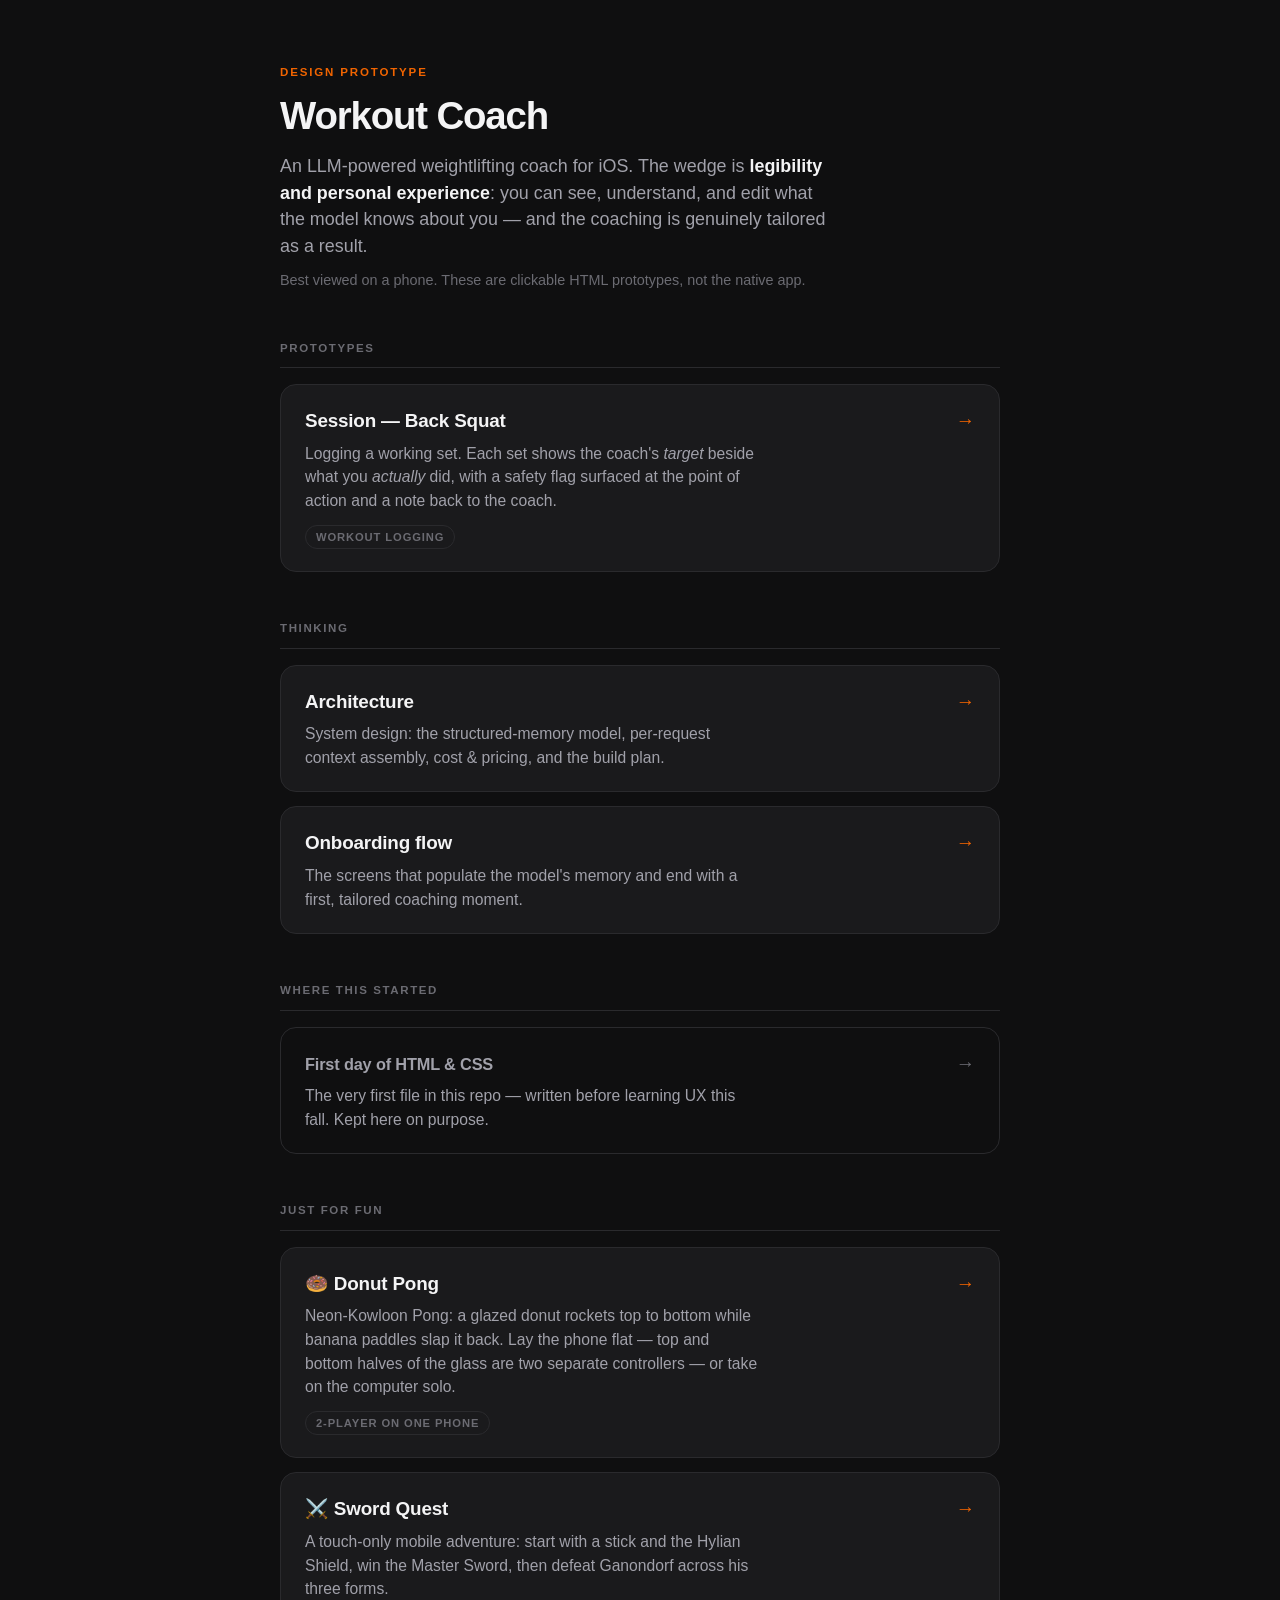
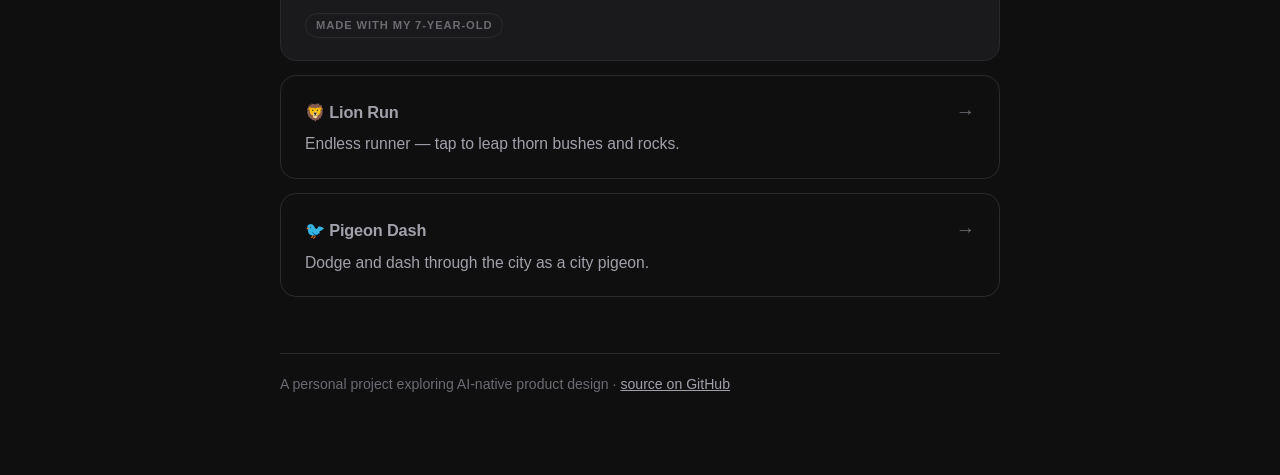
<file: index.html>
<!DOCTYPE html>
<html lang="en">
<head>
<meta charset="UTF-8" />
<meta name="viewport" content="width=device-width, initial-scale=1.0" />
<title>Workout Coach — Prototypes</title>
<style>
  :root {
    --bg: #0f0f10;
    --card: #1a1a1c;
    --ink: #f4f4f5;
    --ink-soft: #a1a1aa;
    --ink-faint: #6b6b72;
    --accent: #f06400;
    --hair: #2a2a2d;
  }
  * { box-sizing: border-box; margin: 0; padding: 0; }
  body {
    font-family: -apple-system, BlinkMacSystemFont, "SF Pro Text", "Helvetica Neue", Arial, sans-serif;
    background: var(--bg);
    color: var(--ink);
    -webkit-font-smoothing: antialiased;
    line-height: 1.5;
    min-height: 100vh;
    padding: 64px 24px 80px;
  }
  .wrap { max-width: 720px; margin: 0 auto; }

  .eyebrow {
    font-size: 0.72rem; letter-spacing: 0.16em; text-transform: uppercase;
    color: var(--accent); font-weight: 700; margin-bottom: 14px;
  }
  h1 {
    font-size: 2.4rem; line-height: 1.08; letter-spacing: -0.03em;
    font-weight: 800; margin-bottom: 16px;
  }
  .lede {
    font-size: 1.12rem; color: var(--ink-soft); max-width: 56ch; margin-bottom: 8px;
  }
  .lede strong { color: var(--ink); font-weight: 600; }

  .section-title {
    font-size: 0.72rem; letter-spacing: 0.14em; text-transform: uppercase;
    color: var(--ink-faint); font-weight: 700;
    margin: 48px 0 16px; padding-bottom: 10px; border-bottom: 1px solid var(--hair);
  }

  .grid { display: grid; gap: 14px; }

  .card {
    display: block; text-decoration: none; color: inherit;
    background: var(--card); border: 1px solid var(--hair);
    border-radius: 16px; padding: 22px 24px;
    transition: border-color .15s ease, transform .15s ease;
  }
  .card:hover { border-color: var(--accent); transform: translateY(-2px); }
  .card .row { display: flex; align-items: baseline; justify-content: space-between; gap: 12px; }
  .card h3 { font-size: 1.18rem; font-weight: 700; letter-spacing: -0.01em; }
  .card .arrow { color: var(--accent); font-weight: 700; font-size: 1.2rem; }
  .card p { color: var(--ink-soft); font-size: 0.98rem; margin-top: 6px; max-width: 52ch; }
  .card .tag {
    display: inline-block; margin-top: 12px;
    font-size: 0.7rem; letter-spacing: 0.08em; text-transform: uppercase;
    color: var(--ink-faint); font-weight: 600;
    border: 1px solid var(--hair); border-radius: 999px; padding: 3px 10px;
  }

  .card.muted { background: transparent; }
  .card.muted h3 { color: var(--ink-soft); font-weight: 600; font-size: 1.02rem; }
  .card.muted .arrow { color: var(--ink-faint); }

  footer {
    margin-top: 56px; padding-top: 20px; border-top: 1px solid var(--hair);
    color: var(--ink-faint); font-size: 0.88rem;
  }
  footer a { color: var(--ink-soft); }

  .hint {
    margin-top: 10px; font-size: 0.9rem; color: var(--ink-faint);
  }
</style>
</head>
<body>
  <div class="wrap">
    <div class="eyebrow">Design Prototype</div>
    <h1>Workout Coach</h1>
    <p class="lede">
      An LLM-powered weightlifting coach for iOS. The wedge is
      <strong>legibility and personal experience</strong>: you can see, understand,
      and edit what the model knows about you — and the coaching is genuinely
      tailored as a result.
    </p>
    <p class="hint">Best viewed on a phone. These are clickable HTML prototypes, not the native app.</p>

    <div class="section-title">Prototypes</div>
    <div class="grid">
      <a class="card" href="prototypes/session-back-squat.html">
        <div class="row">
          <h3>Session — Back Squat</h3>
          <span class="arrow">→</span>
        </div>
        <p>
          Logging a working set. Each set shows the coach's <em>target</em> beside what you
          <em>actually</em> did, with a safety flag surfaced at the point of action and a
          note back to the coach.
        </p>
        <span class="tag">Workout logging</span>
      </a>
    </div>

    <div class="section-title">Thinking</div>
    <div class="grid">
      <a class="card" href="docs/architecture.md">
        <div class="row">
          <h3>Architecture</h3>
          <span class="arrow">→</span>
        </div>
        <p>System design: the structured-memory model, per-request context assembly,
           cost &amp; pricing, and the build plan.</p>
      </a>
      <a class="card" href="docs/onboarding-flow.md">
        <div class="row">
          <h3>Onboarding flow</h3>
          <span class="arrow">→</span>
        </div>
        <p>The screens that populate the model's memory and end with a first,
           tailored coaching moment.</p>
      </a>
    </div>

    <div class="section-title">Where this started</div>
    <div class="grid">
      <a class="card muted" href="first-day.html">
        <div class="row">
          <h3>First day of HTML &amp; CSS</h3>
          <span class="arrow">→</span>
        </div>
        <p>The very first file in this repo — written before learning UX this fall.
           Kept here on purpose.</p>
      </a>
    </div>

    <div class="section-title">Just for fun</div>
    <div class="grid">
      <a class="card" href="donut-pong.html">
        <div class="row">
          <h3>🍩 Donut Pong</h3>
          <span class="arrow">→</span>
        </div>
        <p>Neon-Kowloon Pong: a glazed donut rockets top to bottom while banana
           paddles slap it back. Lay the phone flat — top and bottom halves of the
           glass are two separate controllers — or take on the computer solo.</p>
        <span class="tag">2-player on one phone</span>
      </a>
      <a class="card" href="zelda-quest.html">
        <div class="row">
          <h3>⚔️ Sword Quest</h3>
          <span class="arrow">→</span>
        </div>
        <p>A touch-only mobile adventure: start with a stick and the Hylian Shield,
           win the Master Sword, then defeat Ganondorf across his three forms.</p>
        <span class="tag">Made with my 7-year-old</span>
      </a>
      <a class="card muted" href="lion-run.html">
        <div class="row"><h3>🦁 Lion Run</h3><span class="arrow">→</span></div>
        <p>Endless runner — tap to leap thorn bushes and rocks.</p>
      </a>
      <a class="card muted" href="pigeon-dash.html">
        <div class="row"><h3>🐦 Pigeon Dash</h3><span class="arrow">→</span></div>
        <p>Dodge and dash through the city as a city pigeon.</p>
      </a>
    </div>

    <footer>
      A personal project exploring AI-native product design ·
      <a href="https://github.com/eijadi/First-Day-HTML-and-CSS">source on GitHub</a>
    </footer>
  </div>
</body>
</html>
</file>
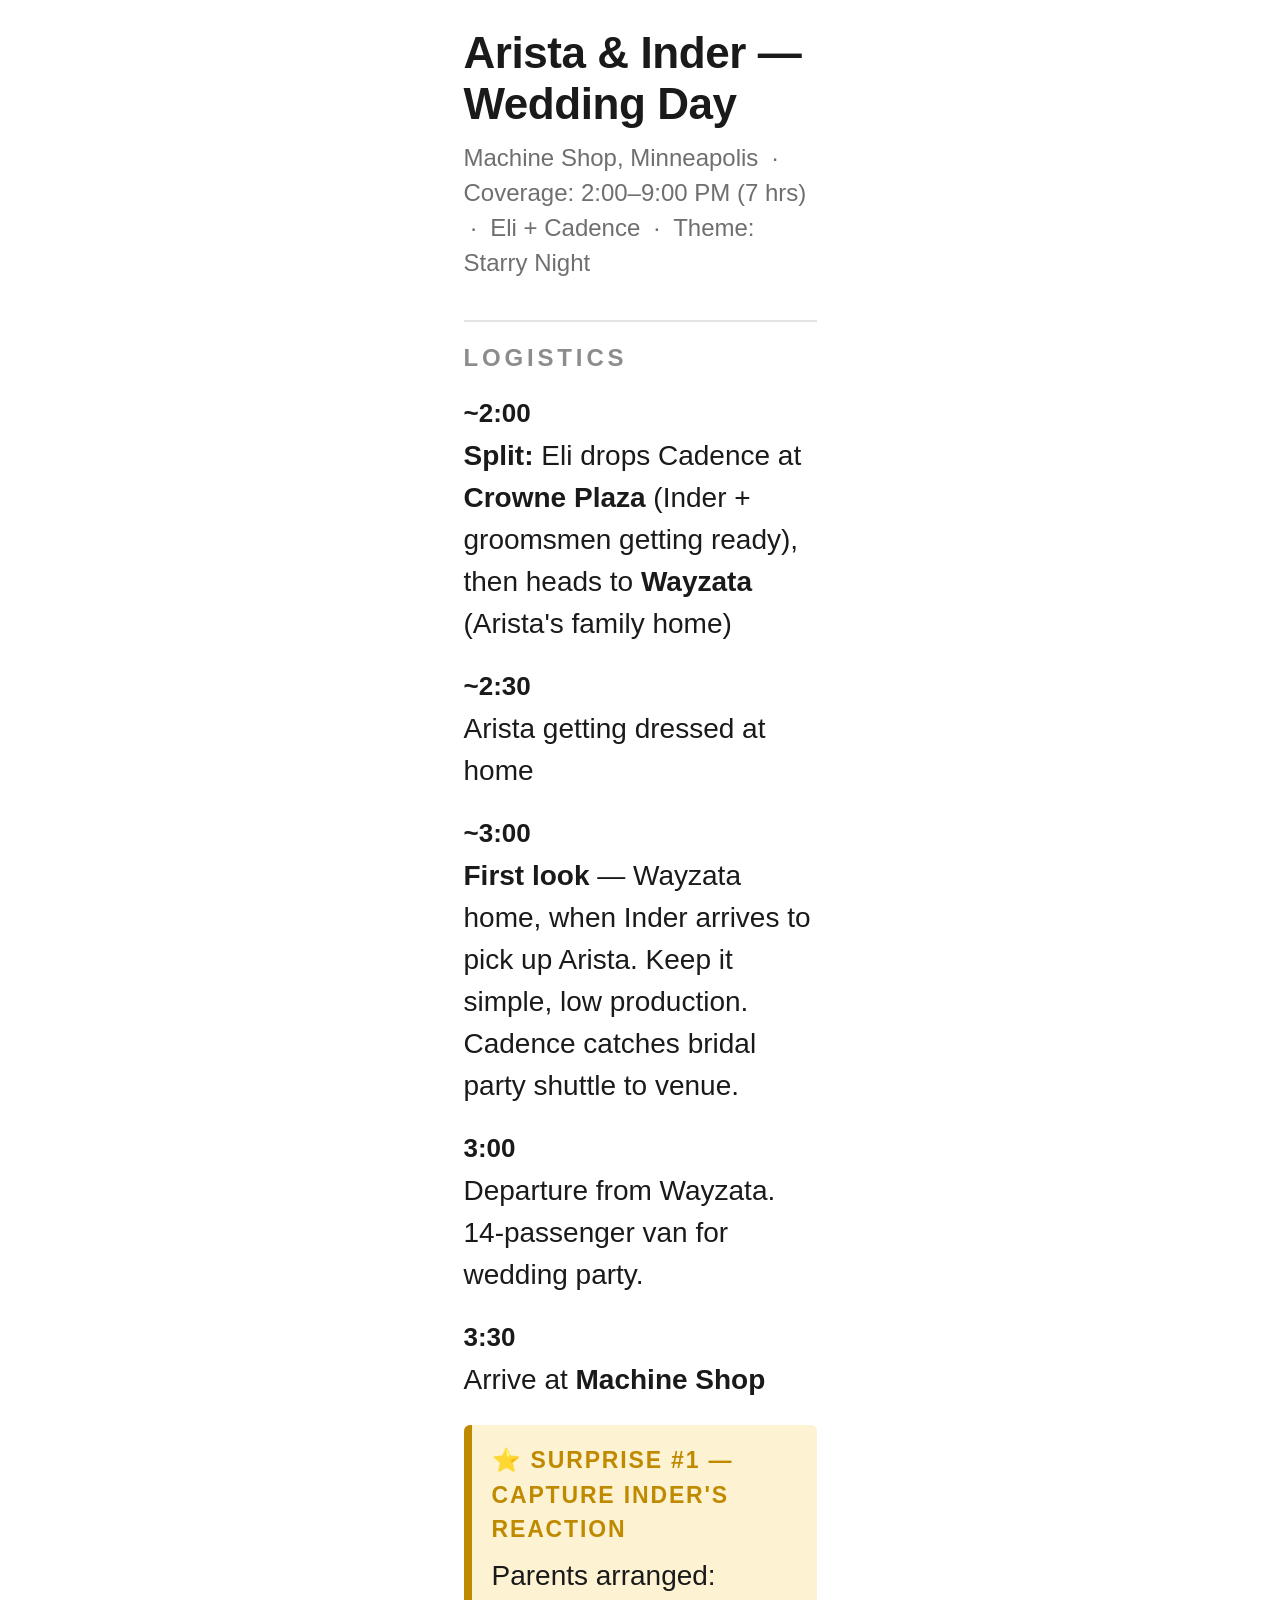
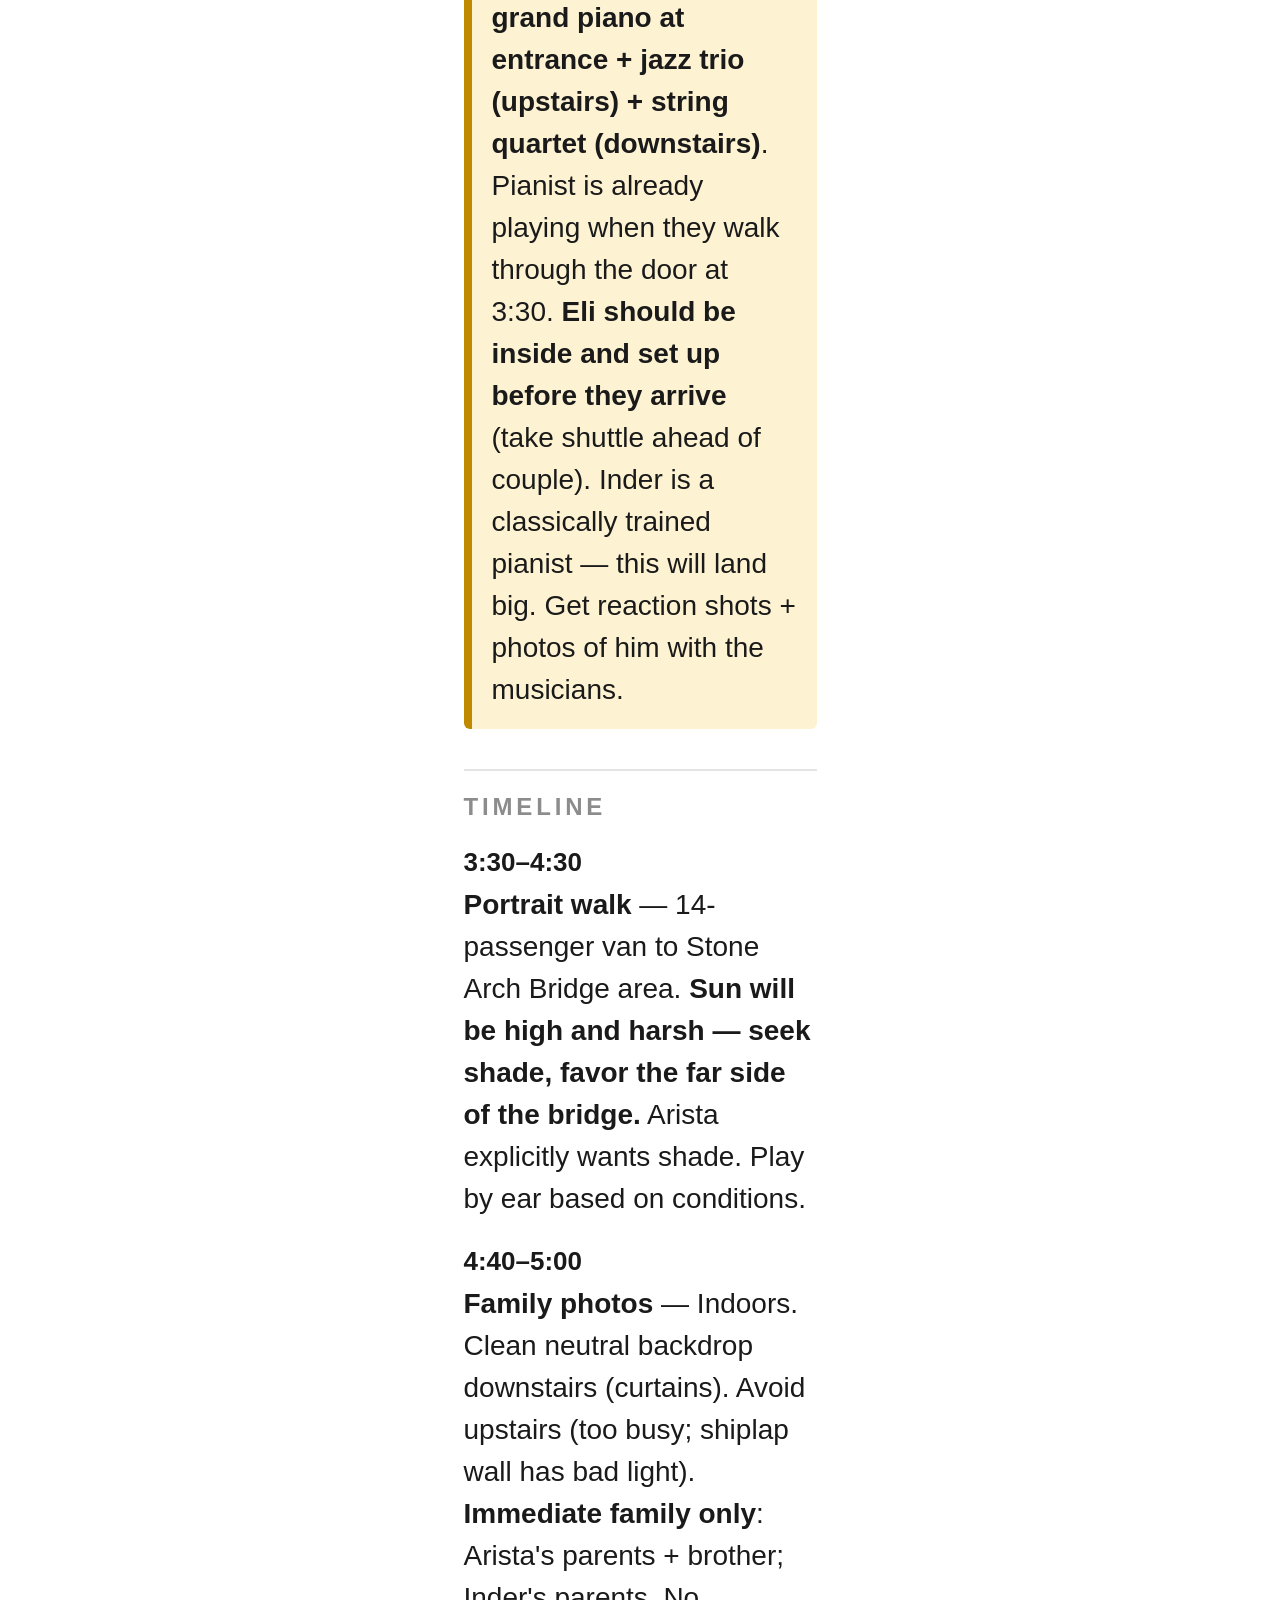
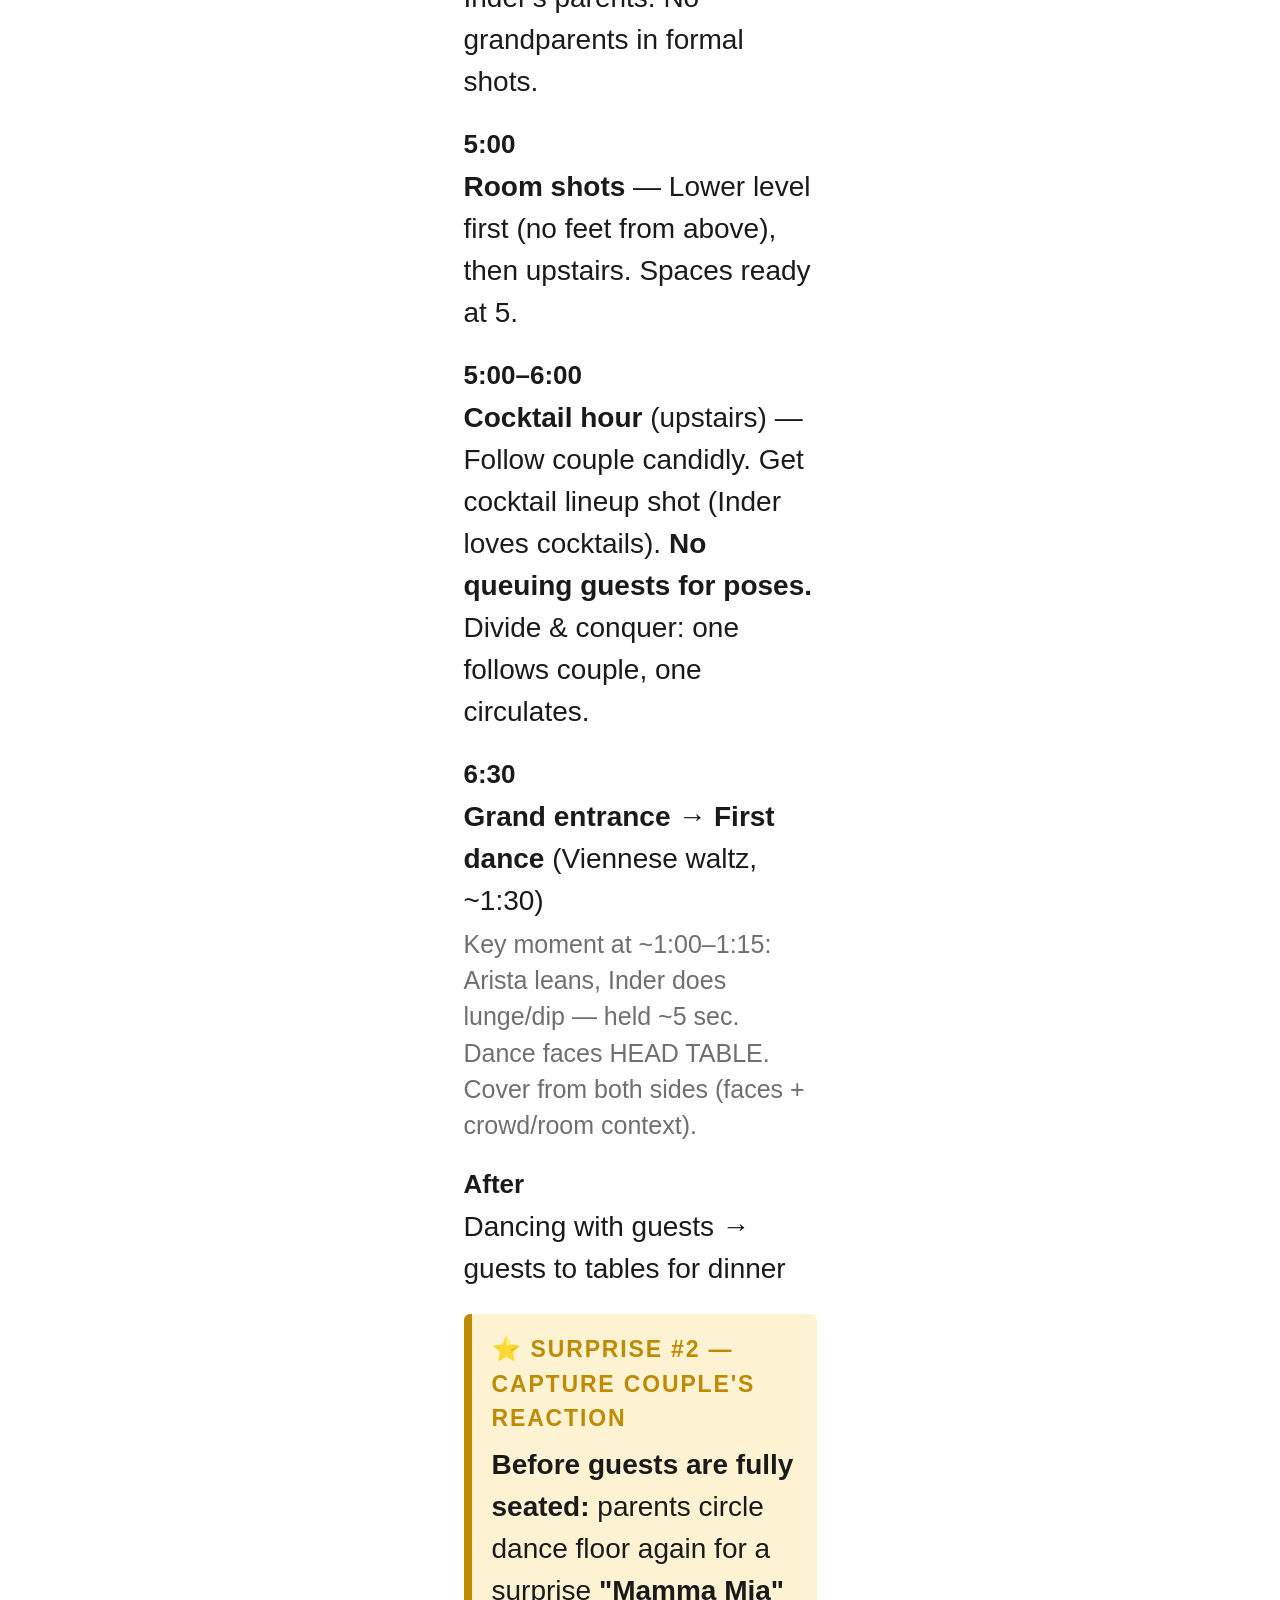
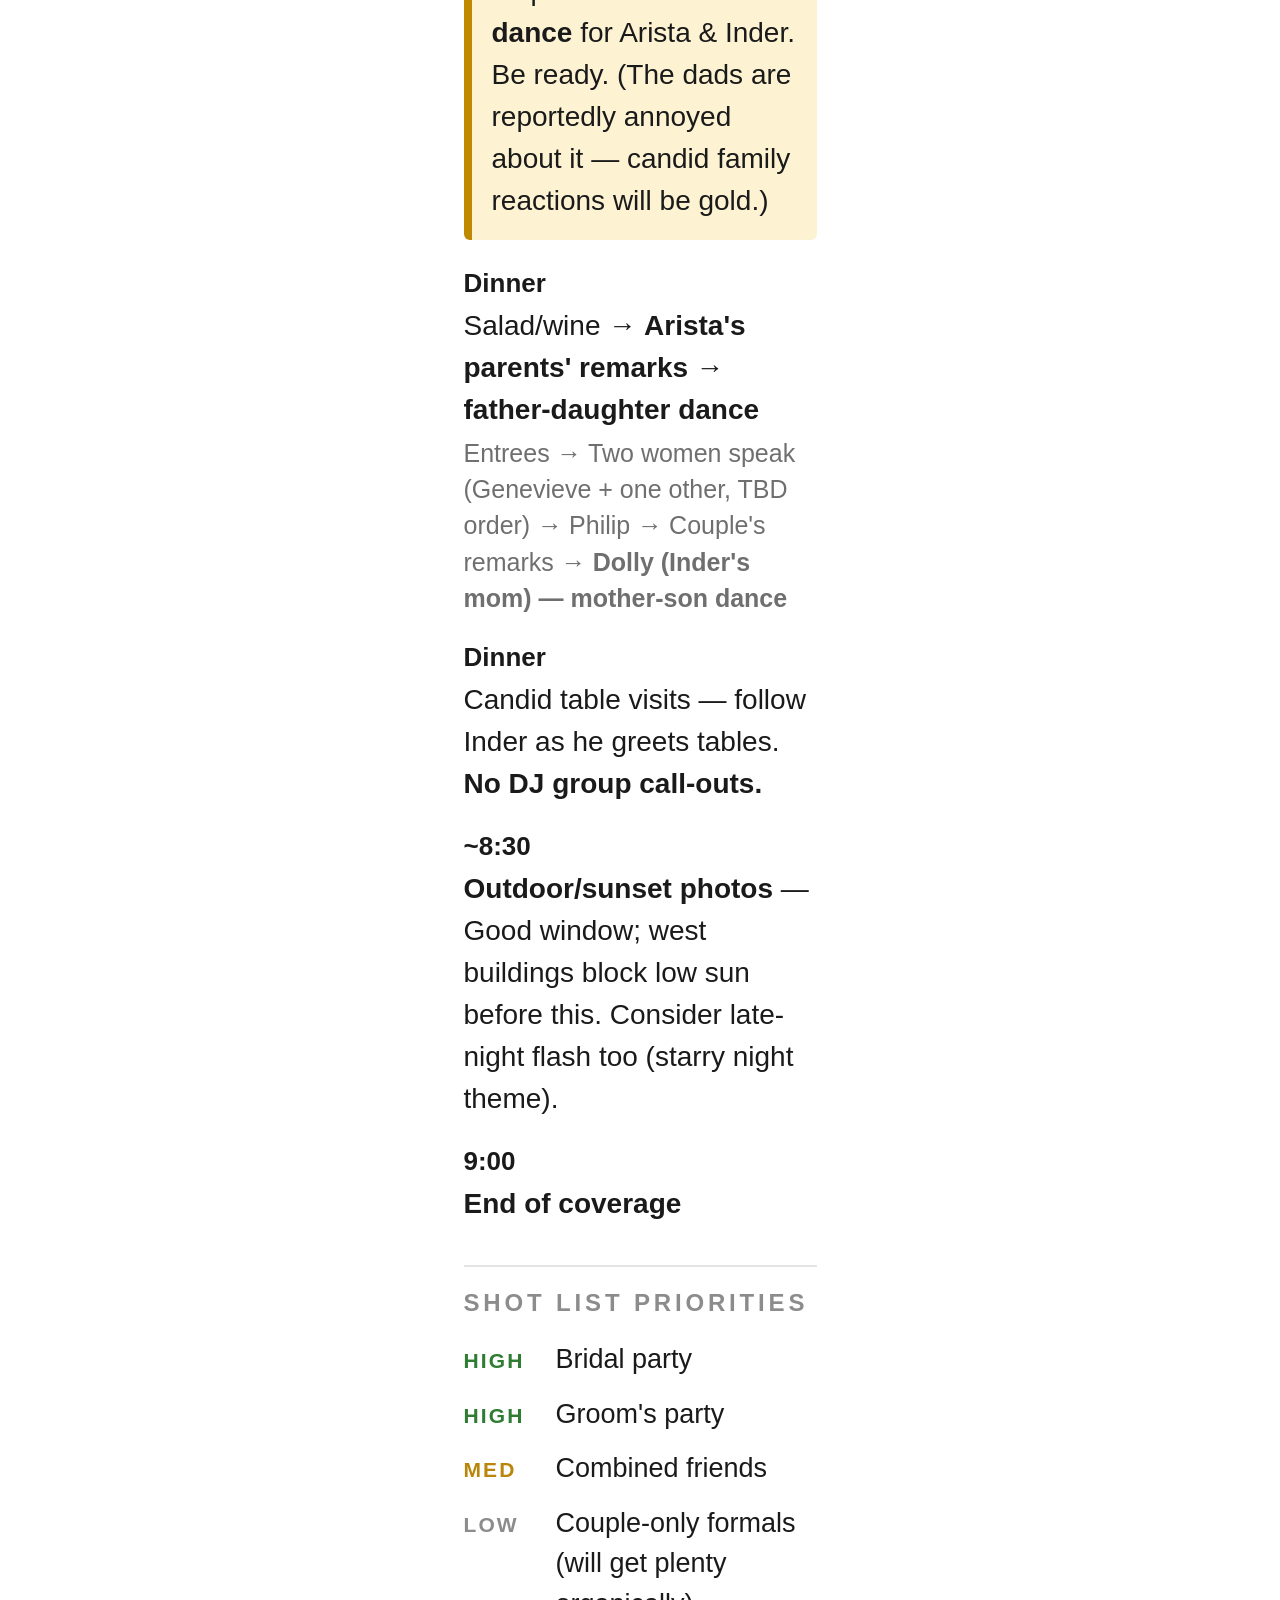
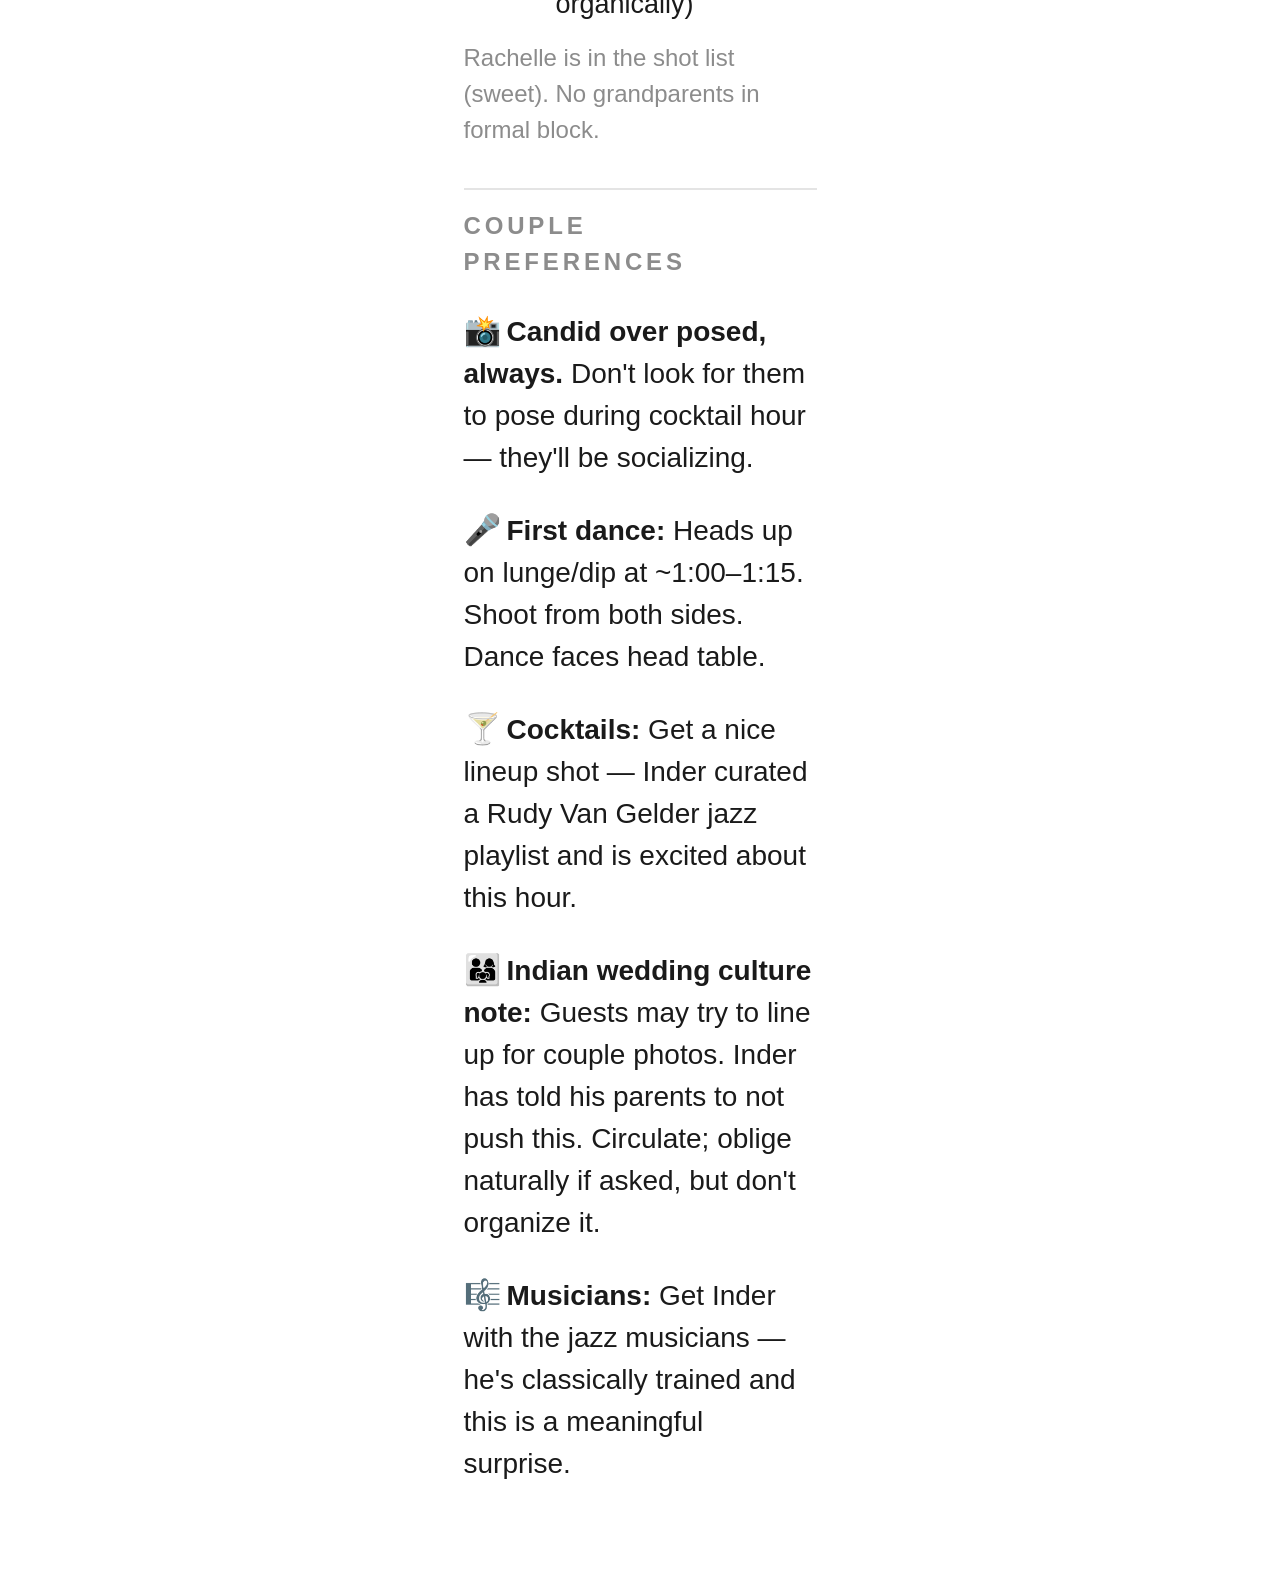
<file: arista_inder_wedding_dayof_sheet.html>
<!DOCTYPE html>
<html lang="en">
<head>
<meta charset="utf-8">
<!-- Locks layout to the device width so the 2x type renders at true size on a 393px phone -->
<meta name="viewport" content="width=device-width, initial-scale=1, viewport-fit=cover">
<title>Arista &amp; Inder — Wedding Day</title>
<style>
  /* ---------------------------------------------------------------
     Scaled ~2x from the original desktop sheet so every line is
     legible on a 393px-wide phone. One column, generous type.
     --------------------------------------------------------------- */
  :root {
    --ink:      #1a1a1a;
    --muted:    #6f6f6f;
    --faint:    #8c8c8c;
    --rule:     #e4e4e4;
    --accent:   #c08a00;   /* surprise / amber */
    --accent-bg:#fdf3d3;
    --high:     #2e7d32;
    --med:      #b8860b;
    --low:      #8c8c8c;
  }

  * { box-sizing: border-box; }

  html { -webkit-text-size-adjust: 100%; }

  body {
    margin: 0;
    background: #ffffff;
    color: var(--ink);
    font-family: -apple-system, BlinkMacSystemFont, "Segoe UI", Roboto,
                 Helvetica, Arial, sans-serif;
    font-size: 28px;            /* ~2x the original body size */
    line-height: 1.5;
    -webkit-font-smoothing: antialiased;
  }

  .sheet {
    max-width: 393px;           /* target phone width */
    margin: 0 auto;
    padding: 28px 20px 64px;
  }

  /* ---- Masthead ---- */
  .title {
    font-size: 44px;
    font-weight: 700;
    line-height: 1.15;
    letter-spacing: -0.01em;
    margin: 0 0 12px;
  }
  .subtitle {
    color: var(--muted);
    font-size: 24px;
    line-height: 1.45;
    margin: 0 0 8px;
  }
  .subtitle span { white-space: nowrap; }

  /* ---- Section headings ---- */
  .section {
    margin-top: 40px;
    padding-top: 18px;
    border-top: 2px solid var(--rule);
  }
  .section > h2 {
    font-size: 24px;
    font-weight: 700;
    letter-spacing: 0.16em;
    text-transform: uppercase;
    color: var(--faint);
    margin: 0 0 18px;
  }

  /* ---- Timeline / logistics rows ---- */
  .row { margin-bottom: 22px; }
  .row .when {
    display: block;
    font-size: 26px;
    font-weight: 700;
    color: var(--ink);
    margin-bottom: 2px;
  }
  .row .what {
    display: block;
    color: var(--ink);
  }
  .row .note {
    display: block;
    color: var(--muted);
    font-size: 25px;
    line-height: 1.45;
    margin-top: 4px;
  }
  strong { font-weight: 700; }
  .arrow { white-space: nowrap; }

  /* ---- Surprise callouts ---- */
  .surprise {
    background: var(--accent-bg);
    border-left: 8px solid var(--accent);
    border-radius: 6px;
    padding: 18px 20px;
    margin: 24px 0;
  }
  .surprise .label {
    display: block;
    font-size: 23px;
    font-weight: 700;
    letter-spacing: 0.08em;
    text-transform: uppercase;
    color: var(--accent);
    margin-bottom: 8px;
  }
  .surprise p { margin: 0; }

  /* ---- Shot list priorities ---- */
  .priority {
    display: flex;
    align-items: baseline;
    gap: 14px;
    margin-bottom: 14px;
  }
  .tag {
    flex: 0 0 auto;
    min-width: 78px;
    font-size: 21px;
    font-weight: 700;
    letter-spacing: 0.1em;
    text-transform: uppercase;
  }
  .tag.high { color: var(--high); }
  .tag.med  { color: var(--med); }
  .tag.low  { color: var(--low); }
  .priority .item { font-size: 27px; }
  .footnote {
    color: var(--faint);
    font-size: 24px;
    margin-top: 16px;
  }

  /* ---- Couple preferences ---- */
  .pref { margin-bottom: 22px; }
  .pref .emoji {
    font-size: 30px;
    margin-right: 6px;
  }
</style>
</head>
<body>
<main class="sheet">

  <header>
    <h1 class="title">Arista &amp; Inder — Wedding Day</h1>
    <p class="subtitle">
      Machine Shop, Minneapolis &nbsp;·&nbsp; <span>Coverage: 2:00–9:00 PM (7 hrs)</span>
      &nbsp;·&nbsp; Eli + Cadence &nbsp;·&nbsp; Theme: Starry Night
    </p>
  </header>

  <!-- LOGISTICS -->
  <section class="section">
    <h2>Logistics</h2>

    <div class="row">
      <span class="when">~2:00</span>
      <span class="what"><strong>Split:</strong> Eli drops Cadence at <strong>Crowne Plaza</strong>
        (Inder + groomsmen getting ready), then heads to <strong>Wayzata</strong>
        (Arista's family home)</span>
    </div>

    <div class="row">
      <span class="when">~2:30</span>
      <span class="what">Arista getting dressed at home</span>
    </div>

    <div class="row">
      <span class="when">~3:00</span>
      <span class="what"><strong>First look</strong> — Wayzata home, when Inder arrives to pick up
        Arista. Keep it simple, low production. Cadence catches bridal party shuttle to venue.</span>
    </div>

    <div class="row">
      <span class="when">3:00</span>
      <span class="what">Departure from Wayzata. 14-passenger van for wedding party.</span>
    </div>

    <div class="row">
      <span class="when">3:30</span>
      <span class="what">Arrive at <strong>Machine Shop</strong></span>
    </div>

    <div class="surprise">
      <span class="label">⭐ Surprise #1 — Capture Inder's reaction</span>
      <p>Parents arranged: <strong>grand piano at entrance + jazz trio (upstairs) + string quartet
        (downstairs)</strong>. Pianist is already playing when they walk through the door at 3:30.
        <strong>Eli should be inside and set up before they arrive</strong> (take shuttle ahead of
        couple). Inder is a classically trained pianist — this will land big. Get reaction shots +
        photos of him with the musicians.</p>
    </div>
  </section>

  <!-- TIMELINE -->
  <section class="section">
    <h2>Timeline</h2>

    <div class="row">
      <span class="when">3:30–4:30</span>
      <span class="what"><strong>Portrait walk</strong> — 14-passenger van to Stone Arch Bridge area.
        <strong>Sun will be high and harsh — seek shade, favor the far side of the bridge.</strong>
        Arista explicitly wants shade. Play by ear based on conditions.</span>
    </div>

    <div class="row">
      <span class="when">4:40–5:00</span>
      <span class="what"><strong>Family photos</strong> — Indoors. Clean neutral backdrop downstairs
        (curtains). Avoid upstairs (too busy; shiplap wall has bad light).
        <strong>Immediate family only</strong>: Arista's parents + brother; Inder's parents.
        No grandparents in formal shots.</span>
    </div>

    <div class="row">
      <span class="when">5:00</span>
      <span class="what"><strong>Room shots</strong> — Lower level first (no feet from above), then
        upstairs. Spaces ready at 5.</span>
    </div>

    <div class="row">
      <span class="when">5:00–6:00</span>
      <span class="what"><strong>Cocktail hour</strong> (upstairs) — Follow couple candidly. Get
        cocktail lineup shot (Inder loves cocktails). <strong>No queuing guests for poses.</strong>
        Divide &amp; conquer: one follows couple, one circulates.</span>
    </div>

    <div class="row">
      <span class="when">6:30</span>
      <span class="what"><strong>Grand entrance <span class="arrow">→</span> First dance</strong>
        (Viennese waltz, ~1:30)</span>
      <span class="note">Key moment at ~1:00–1:15: Arista leans, Inder does lunge/dip — held ~5 sec.
        Dance faces HEAD TABLE. Cover from both sides (faces + crowd/room context).</span>
    </div>

    <div class="row">
      <span class="when">After</span>
      <span class="what">Dancing with guests <span class="arrow">→</span> guests to tables for dinner</span>
    </div>

    <div class="surprise">
      <span class="label">⭐ Surprise #2 — Capture couple's reaction</span>
      <p><strong>Before guests are fully seated:</strong> parents circle dance floor again for a
        surprise <strong>"Mamma Mia" dance</strong> for Arista &amp; Inder. Be ready. (The dads are
        reportedly annoyed about it — candid family reactions will be gold.)</p>
    </div>

    <div class="row">
      <span class="when">Dinner</span>
      <span class="what">Salad/wine <span class="arrow">→</span> <strong>Arista's parents' remarks</strong>
        <span class="arrow">→</span> <strong>father-daughter dance</strong></span>
      <span class="note">Entrees → Two women speak (Genevieve + one other, TBD order) → Philip →
        Couple's remarks → <strong>Dolly (Inder's mom) — mother-son dance</strong></span>
    </div>

    <div class="row">
      <span class="when">Dinner</span>
      <span class="what">Candid table visits — follow Inder as he greets tables.
        <strong>No DJ group call-outs.</strong></span>
    </div>

    <div class="row">
      <span class="when">~8:30</span>
      <span class="what"><strong>Outdoor/sunset photos</strong> — Good window; west buildings block
        low sun before this. Consider late-night flash too (starry night theme).</span>
    </div>

    <div class="row">
      <span class="when">9:00</span>
      <span class="what"><strong>End of coverage</strong></span>
    </div>
  </section>

  <!-- SHOT LIST PRIORITIES -->
  <section class="section">
    <h2>Shot List Priorities</h2>

    <div class="priority">
      <span class="tag high">High</span>
      <span class="item">Bridal party</span>
    </div>
    <div class="priority">
      <span class="tag high">High</span>
      <span class="item">Groom's party</span>
    </div>
    <div class="priority">
      <span class="tag med">Med</span>
      <span class="item">Combined friends</span>
    </div>
    <div class="priority">
      <span class="tag low">Low</span>
      <span class="item">Couple-only formals (will get plenty organically)</span>
    </div>
    <p class="footnote">Rachelle is in the shot list (sweet). No grandparents in formal block.</p>
  </section>

  <!-- COUPLE PREFERENCES -->
  <section class="section">
    <h2>Couple Preferences</h2>

    <p class="pref"><span class="emoji">📸</span><strong>Candid over posed, always.</strong> Don't
      look for them to pose during cocktail hour — they'll be socializing.</p>

    <p class="pref"><span class="emoji">🎤</span><strong>First dance:</strong> Heads up on lunge/dip
      at ~1:00–1:15. Shoot from both sides. Dance faces head table.</p>

    <p class="pref"><span class="emoji">🍸</span><strong>Cocktails:</strong> Get a nice lineup shot —
      Inder curated a Rudy Van Gelder jazz playlist and is excited about this hour.</p>

    <p class="pref"><span class="emoji">👨‍👩‍👧</span><strong>Indian wedding culture note:</strong>
      Guests may try to line up for couple photos. Inder has told his parents to not push this.
      Circulate; oblige naturally if asked, but don't organize it.</p>

    <p class="pref"><span class="emoji">🎼</span><strong>Musicians:</strong> Get Inder with the jazz
      musicians — he's classically trained and this is a meaningful surprise.</p>
  </section>

</main>
</body>
</html>
</file>
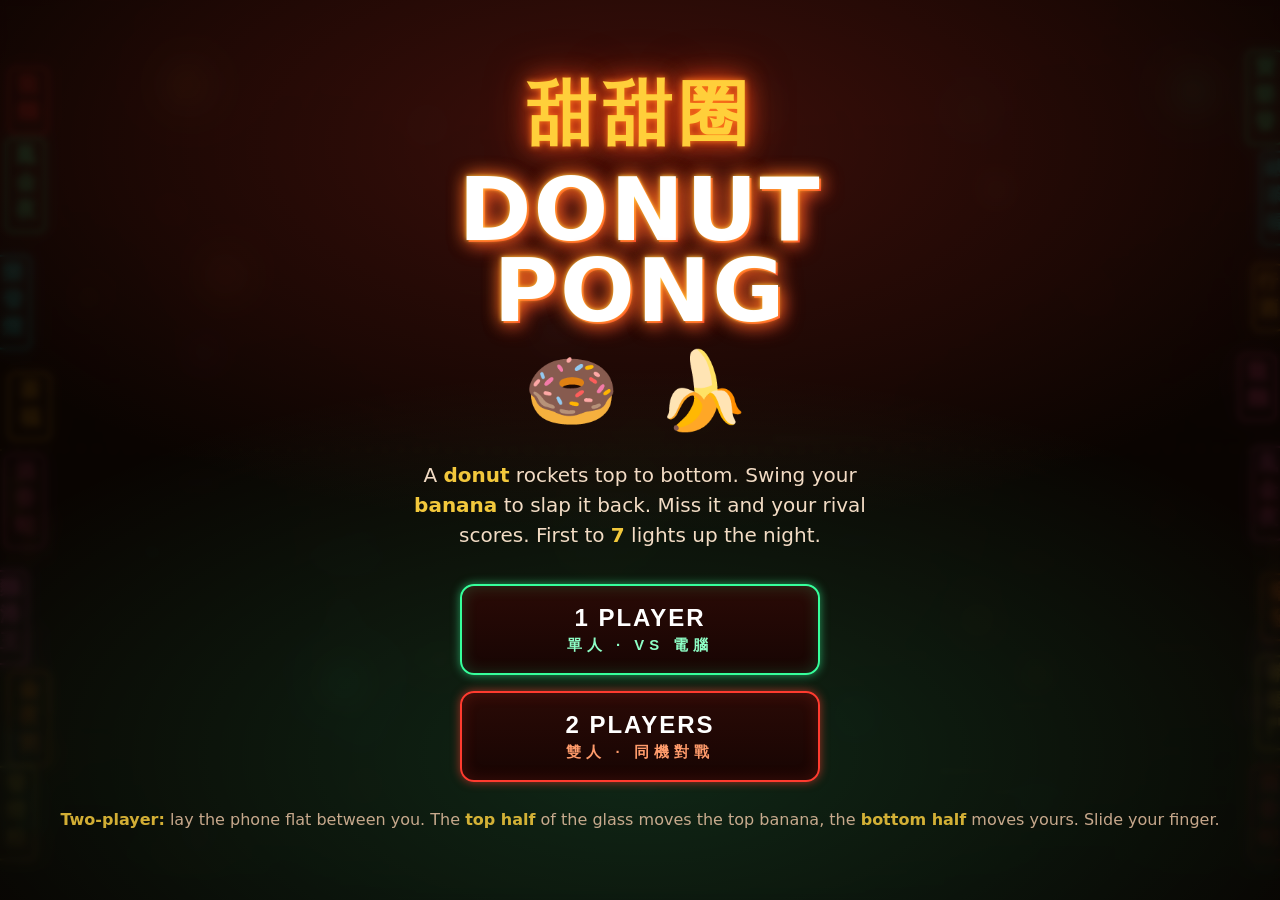
<file: donut-pong.html>
<!DOCTYPE html>
<html lang="en">
<head>
<meta charset="UTF-8">
<meta name="viewport" content="width=device-width, initial-scale=1.0, maximum-scale=1.0, user-scalable=no, viewport-fit=cover">
<meta name="apple-mobile-web-app-capable" content="yes">
<meta name="mobile-web-app-capable" content="yes">
<meta name="theme-color" content="#0a0014">
<title>Donut Pong — 霓虹</title>
<style>
  * { margin: 0; padding: 0; box-sizing: border-box; -webkit-tap-highlight-color: transparent; }
  html, body {
    height: 100%;
    overflow: hidden;
    background: #0c0402;
    font-family: "Trebuchet MS", "Segoe UI", system-ui, sans-serif;
    overscroll-behavior: none;
    touch-action: none;
    user-select: none;
    -webkit-user-select: none;
    color: #fff3e6;
  }
  #wrap { position: fixed; inset: 0; display: flex; align-items: center; justify-content: center; }
  canvas { display: block; width: 100%; height: 100%; touch-action: none; }

  /* CRT scanline + vignette skin over everything */
  #crt {
    pointer-events: none;
    position: fixed; inset: 0; z-index: 5;
    background:
      repeating-linear-gradient(0deg, rgba(0,0,0,0.16) 0px, rgba(0,0,0,0.16) 1px, transparent 2px, transparent 3px),
      radial-gradient(120% 90% at 50% 50%, transparent 55%, rgba(0,0,0,0.55) 100%);
    mix-blend-mode: multiply;
    opacity: 0.7;
  }

  /* Overlay screens */
  .screen {
    position: fixed; inset: 0; z-index: 10;
    display: flex; flex-direction: column; align-items: center; justify-content: center;
    text-align: center; padding: 28px;
    background:
      radial-gradient(85% 60% at 50% 16%, rgba(255,59,47,0.20), transparent 72%),
      radial-gradient(85% 60% at 50% 84%, rgba(54,255,155,0.14), transparent 72%),
      rgba(10,4,2,0.88);
    backdrop-filter: blur(3px);
  }
  .screen.hidden { display: none; }

  .kanji {
    font-size: clamp(34px, 9vw, 70px);
    font-weight: 900;
    letter-spacing: 6px;
    color: #ffcf3a;
    text-shadow: 0 0 6px #ff7a1a, 0 0 22px #ff4d1a, 0 0 44px rgba(255,60,20,0.6);
  }
  .title {
    margin-top: 8px;
    font-size: clamp(40px, 13vw, 88px);
    font-weight: 900; line-height: 0.92; letter-spacing: 2px;
    color: #fff;
    text-shadow:
      0 0 4px #ffd23f, 0 0 18px #ff7a1a,
      2px 2px 0 #ff3b2f, 4px 4px 20px rgba(255,59,47,0.75);
  }
  .sub {
    margin-top: 20px; max-width: 460px;
    font-size: clamp(15px, 4.4vw, 20px); line-height: 1.5;
    color: #ffe7cf; opacity: 0.95;
  }
  .sub b { color: #ffd23f; font-weight: 700; }
  .emojis { font-size: clamp(40px, 13vw, 76px); margin: 14px 0 4px; letter-spacing: 6px; }

  .btnrow { display: flex; flex-direction: column; gap: 16px; margin-top: 34px; width: min(86vw, 360px); }
  .btn {
    position: relative;
    background: linear-gradient(180deg, #2a0a06, #170503);
    color: #fff;
    border: 2px solid #ff3b2f;
    border-radius: 14px;
    padding: 18px 24px;
    font-size: clamp(18px, 5.4vw, 24px);
    font-weight: 800; letter-spacing: 2px; text-transform: uppercase;
    cursor: pointer;
    box-shadow: 0 0 10px rgba(255,59,47,0.6), inset 0 0 16px rgba(255,59,47,0.18);
    transition: transform .06s ease, box-shadow .15s ease;
  }
  .btn .zh { display: block; font-size: 0.62em; letter-spacing: 5px; color: #ff9b6b; margin-top: 4px; font-weight: 700; }
  .btn.cyan { border-color: #36ff9b; box-shadow: 0 0 10px rgba(54,255,155,0.55), inset 0 0 16px rgba(54,255,155,0.18); }
  .btn.cyan .zh { color: #8effc6; }
  .btn:active { transform: translateY(3px) scale(0.99); }
  .small { margin-top: 26px; font-size: clamp(13px, 3.6vw, 16px); color: #f0c9a8; opacity: 0.82; line-height: 1.5; }
  .small b { color: #ffd23f; }

  .winner { font-size: clamp(48px, 16vw, 110px); font-weight: 900; line-height: 1; }
  .winner.pink { color: #36ff9b; text-shadow: 0 0 6px #36ff9b, 0 0 30px #36ff9b; }
  .winner.cyan { color: #ff3b2f; text-shadow: 0 0 6px #ff3b2f, 0 0 30px #ff3b2f; }
  .label { font-size: clamp(14px, 4vw, 18px); letter-spacing: 4px; text-transform: uppercase; color: #ffe7cf; margin-bottom: 8px; }
</style>
</head>
<body>
<div id="wrap"><canvas id="game"></canvas></div>
<div id="crt"></div>

<!-- Start screen -->
<div id="startScreen" class="screen">
  <div class="kanji">甜甜圈</div>
  <div class="title">DONUT<br>PONG</div>
  <div class="emojis">🍩&nbsp;🍌</div>
  <div class="sub">
    A <b>donut</b> rockets top to bottom. Swing your <b>banana</b> to slap it back.
    Miss it and your rival scores. First to <b>7</b> lights up the night.
  </div>
  <div class="btnrow">
    <button class="btn cyan" id="btnOne">1 Player<span class="zh">單人 · vs 電腦</span></button>
    <button class="btn" id="btnTwo">2 Players<span class="zh">雙人 · 同機對戰</span></button>
  </div>
  <div class="small">
    <b>Two-player:</b> lay the phone flat between you. The <b>top half</b> of the
    glass moves the top banana, the <b>bottom half</b> moves yours. Slide your finger.
  </div>
</div>

<!-- Game over screen -->
<div id="overScreen" class="screen hidden">
  <div class="label" id="overLabel">Winner</div>
  <div class="kanji" id="overKanji">勝</div>
  <div class="winner pink" id="overWinner">P1</div>
  <div class="sub" id="overScore">7 — 3</div>
  <div class="btnrow">
    <button class="btn cyan" id="btnAgain">Rematch<span class="zh">再來一局</span></button>
    <button class="btn" id="btnMenu">Menu<span class="zh">返回</span></button>
  </div>
</div>

<script>
(function () {
  "use strict";

  const canvas = document.getElementById("game");
  const ctx = canvas.getContext("2d");

  const startScreen = document.getElementById("startScreen");
  const overScreen  = document.getElementById("overScreen");
  const btnOne   = document.getElementById("btnOne");
  const btnTwo   = document.getElementById("btnTwo");
  const btnAgain = document.getElementById("btnAgain");
  const btnMenu  = document.getElementById("btnMenu");
  const overLabel  = document.getElementById("overLabel");
  const overKanji  = document.getElementById("overKanji");
  const overWinner = document.getElementById("overWinner");
  const overScore  = document.getElementById("overScore");

  // ---- World ----------------------------------------------------------------
  let W = 0, H = 0, DPR = 1;
  const bg = document.createElement("canvas");   // pre-rendered scene (built on resize)
  const bgx = bg.getContext("2d");
  function resize() {
    DPR = Math.min(window.devicePixelRatio || 1, 2.5);
    W = window.innerWidth; H = window.innerHeight;
    canvas.width  = Math.floor(W * DPR);
    canvas.height = Math.floor(H * DPR);
    ctx.setTransform(DPR, 0, 0, DPR, 0, 0);
    if (W && H && bgReady) buildBackground();
  }
  let bgReady = false;
  window.addEventListener("resize", resize);
  resize();

  const WIN_SCORE = 7;
  // top player = index 0 (neon red), bottom player = index 1 (jade green, human in 1P)
  const TOP = 0, BOT = 1;
  const TOPN = "#ff3b2f", BOTN = "#36ff9b", GOLD = "#ffc23a";

  let mode = "two";        // "one" (vs CPU) or "two"
  let state = "menu";      // menu | play | point | over
  let scores = [0, 0];

  // Paddle (banana) geometry, in px
  function paddleW() { return Math.max(96, Math.min(W * 0.34, 200)); }
  const PADDLE_THICK = 20;
  const EDGE = 0.085;      // banana center sits this fraction in from each end

  const banana = [
    { x: 0, y: 0, tx: 0 },   // TOP
    { x: 0, y: 0, tx: 0 },   // BOT
  ];

  // Donut
  const donut = { x: 0, y: 0, vx: 0, vy: 0, r: 0, spin: 0, glaze: 0 };

  function donutR() { return Math.max(20, Math.min(W * 0.075, 40)); }

  function resetPositions() {
    banana[TOP].y = H * EDGE;
    banana[BOT].y = H * (1 - EDGE);
    banana[TOP].x = banana[TOP].tx = W / 2;
    banana[BOT].x = banana[BOT].tx = W / 2;
  }

  function serve(towardBottom) {
    donut.r = donutR();
    donut.x = W / 2;
    donut.y = H / 2;
    const speed = Math.min(W, H) * 0.011;
    const ang = (Math.random() * 0.7 - 0.35); // spread off-vertical
    donut.vx = Math.sin(ang) * speed;
    donut.vy = (towardBottom ? 1 : -1) * Math.cos(ang) * speed;
    donut.spin = 0;
    donut.glaze = Math.random() * Math.PI * 2;
  }

  function newGame(m) {
    mode = m;
    scores = [0, 0];
    resetPositions();
    serve(Math.random() < 0.5);
    state = "play";
    startScreen.classList.add("hidden");
    overScreen.classList.add("hidden");
  }

  // ---- Touch: split the glass into two control zones ------------------------
  // Each active touch is bound to the half it began in; that half's banana
  // tracks the touch's x. This is what turns the phone into a 2-player console.
  const owners = { [TOP]: null, [BOT]: null }; // touch identifier per half

  function half(y) { return y < H / 2 ? TOP : BOT; }

  function onStart(e) {
    if (state === "menu" || state === "over") return;
    e.preventDefault();
    for (const t of e.changedTouches) {
      const y = t.clientY;
      let h = half(y);
      // In 1-player mode the top banana is the CPU; route every touch to BOT.
      if (mode === "one") h = BOT;
      if (owners[h] === null) {
        owners[h] = t.identifier;
        banana[h].tx = clampPaddle(t.clientX);
      }
    }
  }
  function onMove(e) {
    if (state === "menu" || state === "over") return;
    e.preventDefault();
    for (const t of e.changedTouches) {
      for (const h of [TOP, BOT]) {
        if (owners[h] === t.identifier) banana[h].tx = clampPaddle(t.clientX);
      }
    }
  }
  function onEnd(e) {
    for (const t of e.changedTouches) {
      for (const h of [TOP, BOT]) {
        if (owners[h] === t.identifier) owners[h] = null;
      }
    }
  }
  function clampPaddle(x) {
    const hw = paddleW() / 2;
    return Math.max(hw, Math.min(W - hw, x));
  }

  canvas.addEventListener("touchstart", onStart, { passive: false });
  canvas.addEventListener("touchmove",  onMove,  { passive: false });
  canvas.addEventListener("touchend",   onEnd,   { passive: false });
  canvas.addEventListener("touchcancel",onEnd,   { passive: false });

  // Mouse fallback (desktop): drag controls the bottom banana.
  let mouseDown = false;
  canvas.addEventListener("mousedown", (e) => {
    if (state !== "play" && state !== "point") return;
    mouseDown = true; banana[BOT].tx = clampPaddle(e.clientX);
  });
  window.addEventListener("mousemove", (e) => {
    if (mouseDown) banana[BOT].tx = clampPaddle(e.clientX);
  });
  window.addEventListener("mouseup", () => { mouseDown = false; });

  // ---- Buttons --------------------------------------------------------------
  btnOne.addEventListener("click", () => newGame("one"));
  btnTwo.addEventListener("click", () => newGame("two"));
  btnAgain.addEventListener("click", () => newGame(mode));
  btnMenu.addEventListener("click", () => {
    state = "menu";
    overScreen.classList.add("hidden");
    startScreen.classList.remove("hidden");
  });

  // ---- Effects --------------------------------------------------------------
  const sparks = [];
  function burst(x, y, color, n) {
    for (let i = 0; i < n; i++) {
      const a = Math.random() * Math.PI * 2;
      const s = 1 + Math.random() * 4;
      sparks.push({ x, y, vx: Math.cos(a) * s, vy: Math.sin(a) * s, life: 1, color });
    }
  }
  let flash = null; // { text, x, y, life, color }
  let shake = 0;

  // ---- Update ---------------------------------------------------------------
  let pointDelay = 0;

  // The CPU re-decides once per incoming volley. Sometimes it commits to a
  // genuine whiff — wrong spot or just too slow — so it really does drop points.
  const cpu = { decided: false, willMiss: false, aim: 0, ease: 0.1 };

  function cpuThink() {
    if (donut.vy < 0) {
      // donut is climbing toward the CPU — plan this return
      if (!cpu.decided) {
        cpu.decided = true;
        cpu.willMiss = Math.random() < 0.28;   // ~1 in 4 volleys it blows
        if (cpu.willMiss) {
          // aim a full paddle-width off, and react sluggishly so it can't recover
          const hw = paddleW();
          cpu.aim = donut.x + (Math.random() < 0.5 ? -1 : 1) * hw * (1 + Math.random());
          cpu.ease = 0.045;
        } else {
          cpu.aim = donut.x;                    // honest read, tiny lead added below
          cpu.ease = 0.11 + Math.random() * 0.03;
        }
      }
      const lead = cpu.willMiss ? 0 : donut.vx * 5;
      const jitter = (Math.random() - 0.5) * 5;
      banana[TOP].tx = clampPaddle(
        banana[TOP].tx + (cpu.aim + lead + jitter - banana[TOP].tx) * cpu.ease);
    } else {
      // donut heading away — drift back toward center and arm the next decision
      cpu.decided = false;
      banana[TOP].tx = clampPaddle(banana[TOP].tx + (W / 2 - banana[TOP].tx) * 0.05);
    }
  }

  function reflect(side) {
    const b = banana[side];
    const hw = paddleW() / 2;
    const off = (donut.x - b.x) / hw;          // -1..1 across the banana
    const speed = Math.hypot(donut.vx, donut.vy) * 1.045; // ramp up each volley
    // The banana's curve throws the donut: edges angle it more.
    const angle = off * 0.95;                  // up to ~54° off straight
    const dir = side === TOP ? 1 : -1;         // send away from this banana
    donut.vx = Math.sin(angle) * speed + (b.x - b.lastX || 0) * 0.12;
    donut.vy = dir * Math.abs(Math.cos(angle) * speed);
    const cap = Math.min(W, H) * 0.03;
    const sp = Math.hypot(donut.vx, donut.vy);
    if (sp > cap) { donut.vx *= cap / sp; donut.vy *= cap / sp; }
    burst(donut.x, donut.y, side === TOP ? TOPN : BOTN, 16);
    shake = 7;
  }

  function point(scorer) {
    scores[scorer]++;
    const col = scorer === TOP ? TOPN : BOTN;
    burst(donut.x, donut.y, col, 40);
    shake = 12;
    if (scores[scorer] >= WIN_SCORE) { gameOver(scorer); return; }
    state = "point";
    pointDelay = 45;
  }

  function gameOver(winner) {
    state = "over";
    const cpuLoss = (mode === "one" && winner === TOP);
    overLabel.textContent = mode === "one"
      ? (winner === BOT ? "You win" : "Computer wins")
      : "Winner";
    overKanji.textContent = "勝";
    overWinner.className = "winner " + (winner === TOP ? "cyan" : "pink");
    overWinner.textContent = mode === "one"
      ? (winner === BOT ? "YOU" : "CPU")
      : (winner === TOP ? "TOP" : "BOTTOM");
    overScore.textContent = scores[BOT] + " — " + scores[TOP];
    overKanji.style.color = winner === TOP ? TOPN : BOTN;
    overKanji.style.textShadow = "0 0 6px " + (winner === TOP ? TOPN : BOTN) +
      ", 0 0 30px " + (winner === TOP ? TOPN : BOTN);
    setTimeout(() => overScreen.classList.remove("hidden"), 350);
  }

  function update() {
    if (mode === "one" && (state === "play" || state === "point")) cpuThink();

    // smooth banana motion toward target
    for (const b of banana) {
      b.lastX = b.x;
      b.x += (b.tx - b.x) * 0.5;
    }

    if (state === "point") {
      if (--pointDelay <= 0) { serve(Math.random() < 0.5); state = "play"; }
    }

    if (state !== "play") return;

    donut.x += donut.vx;
    donut.y += donut.vy;
    donut.spin += donut.vx * 0.02 + 0.04;

    // side walls
    if (donut.x - donut.r < 0) { donut.x = donut.r; donut.vx = Math.abs(donut.vx); burst(0, donut.y, GOLD, 6); }
    if (donut.x + donut.r > W) { donut.x = W - donut.r; donut.vx = -Math.abs(donut.vx); burst(W, donut.y, GOLD, 6); }

    const hw = paddleW() / 2;

    // top banana
    const tb = banana[TOP];
    if (donut.vy < 0 && donut.y - donut.r <= tb.y + PADDLE_THICK / 2 && donut.y > tb.y - PADDLE_THICK) {
      if (Math.abs(donut.x - tb.x) <= hw + donut.r * 0.6) {
        donut.y = tb.y + PADDLE_THICK / 2 + donut.r; reflect(TOP);
      }
    }
    // bottom banana
    const bb = banana[BOT];
    if (donut.vy > 0 && donut.y + donut.r >= bb.y - PADDLE_THICK / 2 && donut.y < bb.y + PADDLE_THICK) {
      if (Math.abs(donut.x - bb.x) <= hw + donut.r * 0.6) {
        donut.y = bb.y - PADDLE_THICK / 2 - donut.r; reflect(BOT);
      }
    }

    // scoring (donut leaves the field)
    if (donut.y - donut.r > H) point(TOP);     // bottom missed → top scores
    else if (donut.y + donut.r < 0) point(BOT); // top missed → bottom scores

    // sparks
    for (let i = sparks.length - 1; i >= 0; i--) {
      const s = sparks[i];
      s.x += s.vx; s.y += s.vy; s.vy += 0.06; s.life -= 0.03;
      if (s.life <= 0) sparks.splice(i, 1);
    }
    if (shake > 0) shake *= 0.85;
    if (shake < 0.3) shake = 0;
  }

  // ---- Draw -----------------------------------------------------------------
  // Warm Kowloon-at-night palette: red/gold dominant, jade + pink accents.
  const SIGN_COLORS = ["#ff2f24", "#ffb01f", "#ff7a1a", "#36ff9b", "#ff4d8d", "#ffd23f", "#19e0d6", "#ff5db1"];
  const SIGN_CHARS  = "龍鳳樂茶酒麵金發福香港夜燈門蛇王粥粉珠寶錶行".split("");
  const trails = [];   // long-exposure traffic streaks
  let bgT = 0;

  function seeded(i) { const v = Math.sin(i * 127.1 + 0.7) * 43758.5; return v - Math.floor(v); }

  // Pre-render the deep, soft-focus street ONCE into an offscreen canvas. The
  // bokeh (out-of-focus light blobs) + wet-ground reflection are what read as
  // "photographic depth," and baking them keeps the frame loop cheap.
  function buildBackground() {
    bg.width = Math.floor(W * DPR); bg.height = Math.floor(H * DPR);
    bgx.setTransform(DPR, 0, 0, DPR, 0, 0);
    bgx.clearRect(0, 0, W, H);

    // smoggy warm night gradient
    const g = bgx.createLinearGradient(0, 0, 0, H);
    g.addColorStop(0,    "#240a06");
    g.addColorStop(0.42, "#0b0402");
    g.addColorStop(0.58, "#060503");
    g.addColorStop(1,    "#02100a");
    bgx.fillStyle = g; bgx.fillRect(0, 0, W, H);

    const horizon = H * 0.5;

    // ---- far layer: heavy bokeh (very blurred light blobs) ----
    paintBokeh(bgx, 34, 22, 0.10, 0.30, horizon);
    // ---- mid layer: blurred neon signboards down the edges ----
    paintSigns(bgx, true);
    paintSigns(bgx, false);
    // ---- near layer: a few big soft bokeh discs catching the lens ----
    paintBokeh(bgx, 9, 46, 0.12, 0.22, horizon);

    // hazy glow hanging over the court
    const halo = bgx.createRadialGradient(W * 0.5, horizon, 0, W * 0.5, horizon, Math.max(W, H) * 0.6);
    halo.addColorStop(0, "rgba(255,150,60,0.10)");
    halo.addColorStop(1, "rgba(255,150,60,0)");
    bgx.fillStyle = halo; bgx.fillRect(0, 0, W, H);

    // ---- wet-ground reflection: mirror the lower third, smeared vertically ----
    bgx.save();
    bgx.globalAlpha = 0.22;
    bgx.translate(0, H);
    bgx.scale(1, -0.5);
    bgx.filter = "blur(3px)";
    bgx.drawImage(bg, 0, 0, W * DPR, H * DPR, 0, 0, W, H);
    bgx.restore();
    bgx.filter = "none";
    // darken the very bottom so the reflection fades into wet asphalt
    const wet = bgx.createLinearGradient(0, H * 0.72, 0, H);
    wet.addColorStop(0, "rgba(0,0,0,0)");
    wet.addColorStop(1, "rgba(0,0,0,0.55)");
    bgx.fillStyle = wet; bgx.fillRect(0, H * 0.72, W, H * 0.28);

    bgReady = true;
  }

  function paintBokeh(c, count, size, aMin, aMax, horizon) {
    c.save();
    c.filter = "blur(" + Math.round(size * 0.5) + "px)";
    c.globalCompositeOperation = "lighter";
    for (let i = 0; i < count; i++) {
      const x = seeded(i * 2.3 + 1) * W;
      // cluster blobs toward the horizon for depth
      const y = horizon + (seeded(i * 3.1 + 2) - 0.5) * H * 0.9;
      const r = size * (0.4 + seeded(i * 1.7 + 3));
      const col = SIGN_COLORS[Math.floor(seeded(i * 5.9 + 4) * SIGN_COLORS.length)];
      const a = aMin + seeded(i * 4.2 + 5) * (aMax - aMin);
      const rg = c.createRadialGradient(x, y, 0, x, y, r);
      rg.addColorStop(0, hexA(col, a));
      rg.addColorStop(0.6, hexA(col, a * 0.4));
      rg.addColorStop(1, hexA(col, 0));
      c.fillStyle = rg;
      c.beginPath(); c.arc(x, y, r, 0, Math.PI * 2); c.fill();
    }
    c.restore();
  }

  function hexA(hex, a) {
    const n = parseInt(hex.slice(1), 16);
    return "rgba(" + (n >> 16 & 255) + "," + (n >> 8 & 255) + "," + (n & 255) + "," + a.toFixed(3) + ")";
  }

  // Slightly soft, glowing signboards jutting in from one edge — the mid-focus layer.
  function paintSigns(c, leftSide) {
    c.save();
    c.textAlign = "center"; c.textBaseline = "middle";
    c.filter = "blur(0.6px)";
    const n = 8;
    for (let k = 0; k < n; k++) {
      const idx = leftSide ? k : k + 41;
      const cy = H * 0.04 + (H * 0.92) * (k + 0.5) / n + (seeded(idx) - 0.5) * 26;
      const rows = 2 + Math.floor(seeded(idx + 1) * 2);
      const cw = 28 + seeded(idx + 2) * 14;
      const ch = rows * 27 + 12;
      const reach = cw * (0.45 + seeded(idx + 5) * 0.8);
      const cx = leftSide ? -cw * 0.5 + reach : W + cw * 0.5 - reach;
      const col = SIGN_COLORS[(idx * 3) % SIGN_COLORS.length];
      // dark backing board
      c.globalAlpha = 0.5; c.fillStyle = "rgba(0,0,0,0.55)"; c.shadowBlur = 0;
      roundRectC(c, cx - cw / 2, cy - ch / 2, cw, ch, 6); c.fill();
      // glowing tube outline + chars
      c.globalAlpha = 0.92; c.shadowColor = col; c.shadowBlur = 16;
      c.strokeStyle = col; c.lineWidth = 2;
      roundRectC(c, cx - cw / 2, cy - ch / 2, cw, ch, 6); c.stroke();
      c.fillStyle = col; c.shadowBlur = 12;
      c.font = "700 20px 'Trebuchet MS', sans-serif";
      for (let r = 0; r < rows; r++) {
        c.fillText(SIGN_CHARS[(idx + r * 5) % SIGN_CHARS.length], cx, cy - ch / 2 + 18 + r * 27);
      }
    }
    c.restore();
  }

  function drawBackground() {
    bgT += 0.016;
    ctx.drawImage(bg, 0, 0, W * DPR, H * DPR, 0, 0, W, H);

    const midY = H / 2;
    // animated traffic light-trails sweeping across the wet street
    if (trails.length === 0) {
      for (let i = 0; i < 7; i++) {
        trails.push({
          y: H * (0.12 + seeded(i) * 0.76),
          x: seeded(i + 9) * W,
          sp: (seeded(i + 3) < 0.5 ? 1 : -1) * (1.4 + seeded(i + 5) * 2.6),
          len: 80 + seeded(i + 7) * 180,
          col: seeded(i + 2) < 0.5 ? "#ff5a2a" : "#ffd23f",
          a: 0.06 + seeded(i + 4) * 0.12,
        });
      }
    }
    ctx.save();
    ctx.globalCompositeOperation = "lighter";
    for (const t of trails) {
      t.x += t.sp;
      if (t.x > W + t.len) t.x = -t.len;
      if (t.x < -t.len) t.x = W + t.len;
      const dir = Math.sign(t.sp);
      const lg = ctx.createLinearGradient(t.x, 0, t.x - dir * t.len, 0);
      lg.addColorStop(0, t.col); lg.addColorStop(1, "rgba(0,0,0,0)");
      ctx.globalAlpha = t.a; ctx.strokeStyle = lg; ctx.lineWidth = 2.5;
      ctx.beginPath(); ctx.moveTo(t.x, t.y); ctx.lineTo(t.x - dir * t.len, t.y); ctx.stroke();
    }
    ctx.restore();

    // center "net" line glow
    ctx.save();
    ctx.globalAlpha = 0.6; ctx.strokeStyle = GOLD; ctx.lineWidth = 1.5;
    ctx.setLineDash([2, 14]); ctx.shadowColor = GOLD; ctx.shadowBlur = 10;
    ctx.beginPath(); ctx.moveTo(0, midY); ctx.lineTo(W, midY); ctx.stroke();
    ctx.restore();
    ctx.setLineDash([]);
  }

  function roundRectC(c, x, y, w, h, r) {
    c.beginPath();
    c.moveTo(x + r, y);
    c.arcTo(x + w, y, x + w, y + h, r);
    c.arcTo(x + w, y + h, x, y + h, r);
    c.arcTo(x, y + h, x, y, r);
    c.arcTo(x, y, x + w, y, r);
    c.closePath();
  }

  function drawScores() {
    ctx.save();
    ctx.textAlign = "center"; ctx.textBaseline = "middle";
    // Top score rendered upside-down for the player across the table.
    ctx.save();
    ctx.translate(W / 2, H * 0.36); ctx.rotate(Math.PI);
    neonText(String(scores[TOP]), 0, 0, TOPN, Math.min(W * 0.26, 150));
    ctx.restore();
    // Bottom score, upright.
    neonText(String(scores[BOT]), W / 2, H * 0.64, BOTN, Math.min(W * 0.26, 150));
    ctx.restore();
  }

  function neonText(t, x, y, color, size) {
    ctx.save();
    ctx.font = "900 " + size + "px 'Trebuchet MS', sans-serif";
    ctx.textAlign = "center"; ctx.textBaseline = "middle";
    ctx.globalAlpha = 0.18; ctx.fillStyle = color;
    ctx.shadowColor = color; ctx.shadowBlur = 24; ctx.fillText(t, x, y);
    ctx.globalAlpha = 0.9; ctx.lineWidth = 2; ctx.strokeStyle = color;
    ctx.shadowBlur = 16; ctx.strokeText(t, x, y);
    ctx.restore();
  }

  // A shaded, glossy banana paddle painted from gradients: bowed crescent body,
  // a bright specular ridge along the top, faceted shadow underneath, brown tips,
  // plus a colored neon under-glow so each player's fruit reads at a glance.
  function drawBanana(b, color, faceUp) {
    const w = paddleW();
    const hw = w / 2;
    const T = Math.max(20, w * 0.16);        // banana cross-section thickness
    const bow = T * 0.9;                       // how much the crescent bends
    const swing = (b.x - (b.lastX ?? b.x)) * 0.035;
    const dir = faceUp ? -1 : 1;               // concave side faces the field

    ctx.save();
    ctx.translate(b.x, b.y);
    ctx.rotate(swing);
    ctx.scale(1, dir);                         // flip the whole fruit for the top player

    // soft contact shadow
    ctx.save();
    ctx.globalAlpha = 0.3; ctx.fillStyle = "#000"; ctx.filter = "blur(5px)";
    ctx.beginPath(); ctx.ellipse(0, T * 0.55, hw * 0.9, T * 0.5, 0, 0, Math.PI * 2); ctx.fill();
    ctx.restore();

    // colored neon under-glow (player identity), bleeding out past the fruit
    ctx.save();
    ctx.shadowColor = color; ctx.shadowBlur = 26; ctx.globalAlpha = 0.55;
    ctx.fillStyle = color;
    bananaPath(hw, T, bow); ctx.fill();
    ctx.restore();

    // banana body path used for body + clip
    bananaPath(hw, T, bow);
    const body = ctx.createLinearGradient(0, -bow - T * 0.6, 0, T * 0.6);
    body.addColorStop(0,    "#fff6c2");   // top highlight band
    body.addColorStop(0.28, "#ffe35c");
    body.addColorStop(0.6,  "#f7c41f");
    body.addColorStop(0.85, "#d99a16");
    body.addColorStop(1,    "#9c6b12");   // shadowed underside
    ctx.fillStyle = body; ctx.fill();

    // clip to the body for inner shading details
    ctx.save();
    bananaPath(hw, T, bow); ctx.clip();

    // long specular highlight running along the upper ridge
    ctx.globalCompositeOperation = "screen";
    ctx.strokeStyle = "rgba(255,255,255,0.85)";
    ctx.lineWidth = T * 0.16; ctx.lineCap = "round";
    ctx.beginPath();
    ctx.moveTo(-hw * 0.78, -bow * 0.5 - T * 0.22);
    ctx.quadraticCurveTo(0, -bow - T * 0.28, hw * 0.78, -bow * 0.5 - T * 0.22);
    ctx.stroke();

    // faint facet ridges down the length (bananas have edges)
    ctx.globalCompositeOperation = "multiply";
    ctx.strokeStyle = "rgba(150,95,10,0.25)"; ctx.lineWidth = 1.5;
    for (const off of [0.12, 0.34]) {
      ctx.beginPath();
      ctx.moveTo(-hw * 0.85, -bow * 0.4 + T * off);
      ctx.quadraticCurveTo(0, -bow * 0.9 + T * off, hw * 0.85, -bow * 0.4 + T * off);
      ctx.stroke();
    }
    ctx.restore();

    // brown tips at both ends
    ctx.fillStyle = "#6e4a1d";
    for (const s of [-1, 1]) {
      ctx.save();
      ctx.translate(s * hw * 0.97, 0);
      ctx.beginPath(); ctx.ellipse(0, 0, T * 0.22, T * 0.34, 0, 0, Math.PI * 2); ctx.fill();
      ctx.restore();
    }
    // little stem nub on the left tip
    ctx.fillStyle = "#4f3415";
    ctx.fillRect(-hw * 1.02, -T * 0.12, T * 0.22, T * 0.24);

    ctx.restore();
  }

  // Crescent banana outline centered at origin, bowing upward (negative y).
  function bananaPath(hw, T, bow) {
    ctx.beginPath();
    // top edge (outer back of the banana)
    ctx.moveTo(-hw, 0);
    ctx.quadraticCurveTo(0, -bow - T, hw, 0);
    // bottom edge (inner belly), back to start — shallower bow → crescent
    ctx.quadraticCurveTo(0, -bow + T * 0.5, -hw, 0);
    ctx.closePath();
  }

  // A dimensional, glossy donut: shaded dough torus, dripping glaze with a
  // specular hot-spot, raised sprinkles, and a soft contact shadow. All gradients.
  function drawDonut() {
    const r = donut.r;            // outer radius
    const ri = r * 0.34;          // hole radius
    const tube = (r - ri) / 2;    // tube thickness
    const tubeMid = (r + ri) / 2; // centerline radius of the tube
    // light comes from upper-left
    const lx = -0.55, ly = -0.6;

    ctx.save();
    ctx.translate(donut.x, donut.y);

    // contact shadow on the ground below
    ctx.save();
    ctx.globalAlpha = 0.35; ctx.fillStyle = "#000";
    ctx.filter = "blur(6px)";
    ctx.beginPath(); ctx.ellipse(r * 0.18, r * 0.5, r * 0.95, r * 0.42, 0, 0, Math.PI * 2); ctx.fill();
    ctx.restore();

    // --- dough body: ring stroked with a radial gradient for round volume ---
    ctx.save();
    ctx.rotate(donut.spin * 0.4);
    const dough = ctx.createRadialGradient(lx * tubeMid, ly * tubeMid, 0, 0, 0, r);
    dough.addColorStop(0,   "#f1b066");
    dough.addColorStop(0.5, "#d68f3e");
    dough.addColorStop(0.8, "#a9692a");
    dough.addColorStop(1,   "#7c4a1c");
    ctx.strokeStyle = dough; ctx.lineWidth = tube * 2;
    ctx.beginPath(); ctx.arc(0, 0, tubeMid, 0, Math.PI * 2); ctx.stroke();
    ctx.restore();

    // --- pink glaze pooled on top with an irregular drip edge ---
    ctx.save();
    ctx.rotate(donut.spin * 0.4);
    ctx.beginPath();
    const lobes = 11;
    for (let a = 0; a <= Math.PI * 2 + 0.001; a += Math.PI / 60) {
      const drip = 1 + Math.sin(a * lobes + donut.glaze) * 0.05 + Math.sin(a * 3.3) * 0.03;
      const rad = (tubeMid + tube * 0.62) * drip;
      const px = Math.cos(a) * rad, py = Math.sin(a) * rad;
      if (a === 0) ctx.moveTo(px, py); else ctx.lineTo(px, py);
    }
    // inner edge of glaze (back to center, leaving the hole)
    for (let a = Math.PI * 2; a >= 0; a -= Math.PI / 60) {
      const rad = (tubeMid - tube * 0.42);
      ctx.lineTo(Math.cos(a) * rad, Math.sin(a) * rad);
    }
    ctx.closePath();
    const glaze = ctx.createRadialGradient(lx * tubeMid, ly * tubeMid, tube * 0.2, 0, 0, r);
    glaze.addColorStop(0,   "#ffd3ec");
    glaze.addColorStop(0.4, "#ff86c4");
    glaze.addColorStop(0.8, "#ff3d9e");
    glaze.addColorStop(1,   "#d61f76");
    ctx.fillStyle = glaze; ctx.fill();

    // glossy specular highlight arc on the upper-left of the glaze
    ctx.save();
    ctx.clip();
    ctx.globalCompositeOperation = "screen";
    const spec = ctx.createRadialGradient(lx * tubeMid * 1.1, ly * tubeMid * 1.1, 0,
                                          lx * tubeMid * 1.1, ly * tubeMid * 1.1, tube * 2.4);
    spec.addColorStop(0, "rgba(255,255,255,0.85)");
    spec.addColorStop(1, "rgba(255,255,255,0)");
    ctx.fillStyle = spec; ctx.fillRect(-r, -r, r * 2, r * 2);
    ctx.restore();

    // --- raised sprinkles riding the glaze ---
    const sprinkleColors = ["#19e0d6", "#ffe14d", "#ffffff", "#7dff9e", "#5a8bff", "#ff5db1"];
    for (let i = 0; i < 16; i++) {
      const a = seeded(i + 70) * Math.PI * 2;
      const rad = tubeMid + (seeded(i + 80) - 0.5) * tube * 1.1;
      const px = Math.cos(a) * rad, py = Math.sin(a) * rad;
      ctx.save();
      ctx.translate(px, py);
      ctx.rotate(seeded(i + 90) * Math.PI * 2);
      // tiny drop shadow
      ctx.fillStyle = "rgba(120,20,70,0.5)";
      ctx.fillRect(-r * 0.035 + 0.6, -r * 0.11 + 0.8, r * 0.07, r * 0.22);
      ctx.fillStyle = sprinkleColors[i % sprinkleColors.length];
      ctx.fillRect(-r * 0.035, -r * 0.11, r * 0.07, r * 0.22);
      // sprinkle highlight
      ctx.fillStyle = "rgba(255,255,255,0.6)";
      ctx.fillRect(-r * 0.02, -r * 0.1, r * 0.018, r * 0.12);
      ctx.restore();
    }
    ctx.restore();

    // --- the hole: punch it out, then shade its inner wall ---
    ctx.save();
    ctx.globalCompositeOperation = "destination-out";
    ctx.beginPath(); ctx.arc(0, 0, ri, 0, Math.PI * 2); ctx.fill();
    ctx.restore();
    // inner-wall ambient occlusion ring
    ctx.save();
    ctx.lineWidth = tube * 0.5;
    ctx.strokeStyle = "rgba(60,30,10,0.55)";
    ctx.beginPath(); ctx.arc(0, 0, ri + tube * 0.2, 0, Math.PI * 2); ctx.stroke();
    ctx.restore();

    ctx.restore();
  }

  function drawSparks() {
    for (const s of sparks) {
      ctx.save();
      ctx.globalAlpha = Math.max(0, s.life);
      ctx.fillStyle = s.color; ctx.shadowColor = s.color; ctx.shadowBlur = 10;
      ctx.beginPath(); ctx.arc(s.x, s.y, 2.5, 0, Math.PI * 2); ctx.fill();
      ctx.restore();
    }
  }

  function draw() {
    ctx.save();
    if (shake > 0) ctx.translate((Math.random() - 0.5) * shake, (Math.random() - 0.5) * shake);
    drawBackground();
    drawScores();
    drawSparks();
    if (state === "play" || state === "point") {
      drawBanana(banana[TOP], TOPN, true);
      drawBanana(banana[BOT], BOTN, false);
      if (state === "play") drawDonut();
    }
    ctx.restore();
  }

  // ---- Loop -----------------------------------------------------------------
  function frame() {
    if (state === "play" || state === "point") update();
    else { // keep sparks alive on menus for ambiance
      for (let i = sparks.length - 1; i >= 0; i--) {
        const s = sparks[i]; s.x += s.vx; s.y += s.vy; s.vy += 0.06; s.life -= 0.03;
        if (s.life <= 0) sparks.splice(i, 1);
      }
    }
    if (state !== "menu") draw();
    else { ctx.save(); drawBackground(); ctx.restore(); }
    requestAnimationFrame(frame);
  }

  resetPositions();
  buildBackground();   // bgReady flips true here; resize() can rebuild after
  frame();
})();
</script>
</body>
</html>
</file>
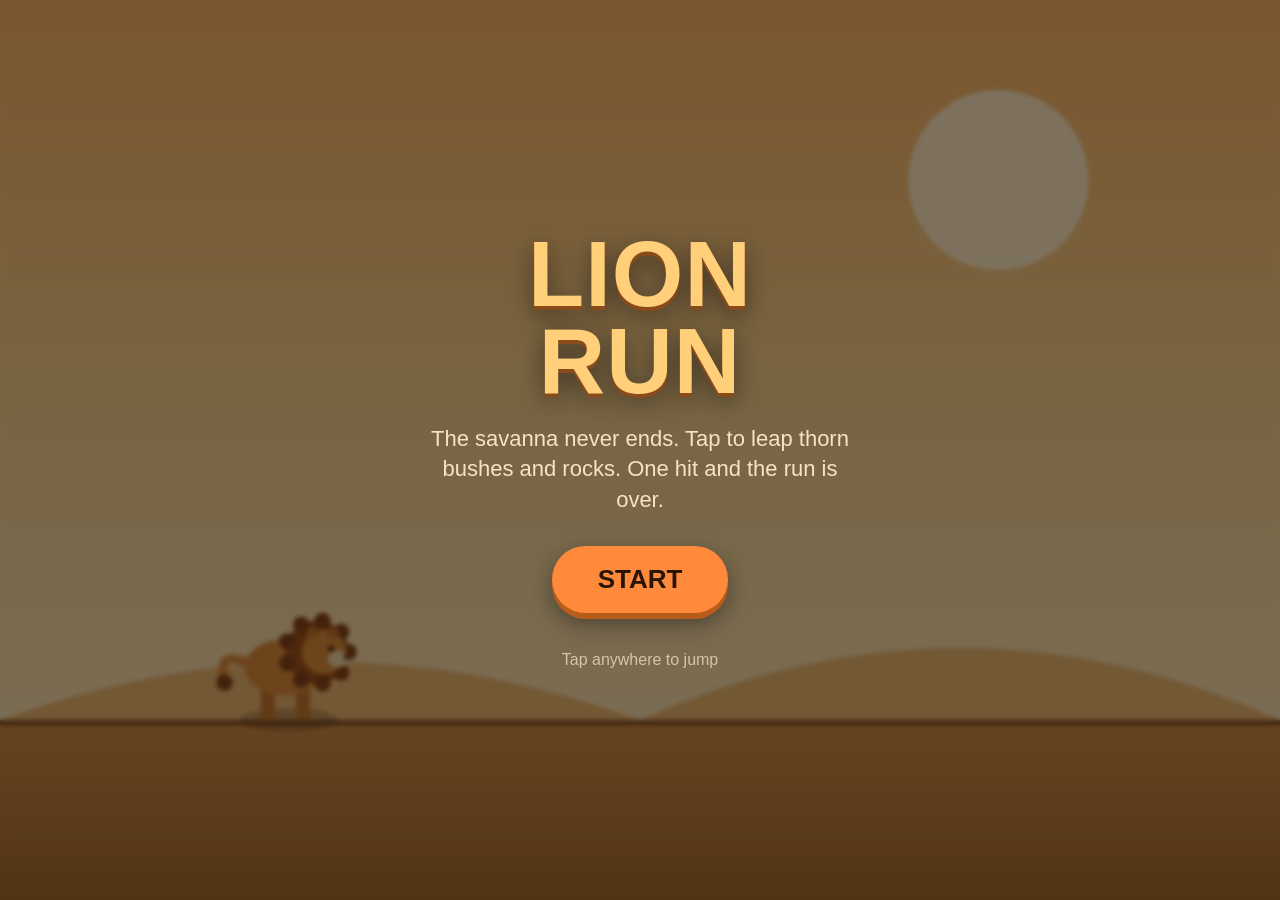
<file: lion-run.html>
<!DOCTYPE html>
<html lang="en">
<head>
<meta charset="UTF-8">
<meta name="viewport" content="width=device-width, initial-scale=1.0, maximum-scale=1.0, user-scalable=no, viewport-fit=cover">
<meta name="apple-mobile-web-app-capable" content="yes">
<meta name="mobile-web-app-capable" content="yes">
<meta name="theme-color" content="#e8a04b">
<title>Lion Run</title>
<style>
  * { margin: 0; padding: 0; box-sizing: border-box; -webkit-tap-highlight-color: transparent; }
  html, body {
    height: 100%;
    overflow: hidden;
    background: #1d1410;
    font-family: -apple-system, BlinkMacSystemFont, "Segoe UI", Roboto, sans-serif;
    overscroll-behavior: none;
    touch-action: none;
    user-select: none;
    -webkit-user-select: none;
  }
  #wrap {
    position: fixed;
    inset: 0;
    display: flex;
    align-items: center;
    justify-content: center;
  }
  canvas {
    display: block;
    width: 100%;
    height: 100%;
    touch-action: none;
  }
  /* Overlay screens */
  .screen {
    position: fixed;
    inset: 0;
    display: flex;
    flex-direction: column;
    align-items: center;
    justify-content: center;
    text-align: center;
    color: #fff7ec;
    padding: 24px;
    z-index: 10;
    background: rgba(20, 12, 8, 0.55);
    backdrop-filter: blur(2px);
  }
  .screen.hidden { display: none; }
  .title {
    font-size: clamp(40px, 13vw, 92px);
    font-weight: 900;
    letter-spacing: 1px;
    color: #ffcf7a;
    text-shadow: 0 4px 0 #8a4b1a, 0 8px 24px rgba(0,0,0,.5);
    line-height: 0.95;
  }
  .sub {
    margin-top: 18px;
    font-size: clamp(16px, 4.5vw, 22px);
    color: #ffe9c9;
    opacity: 0.95;
    max-width: 420px;
    line-height: 1.4;
  }
  .big {
    font-size: clamp(54px, 18vw, 120px);
    font-weight: 900;
    color: #ff8a5c;
    text-shadow: 0 4px 0 #7a2d12, 0 10px 28px rgba(0,0,0,.5);
    line-height: 1;
  }
  .label {
    font-size: clamp(14px, 4vw, 18px);
    letter-spacing: 3px;
    text-transform: uppercase;
    color: #ffd9a8;
    margin-bottom: 6px;
  }
  .btn {
    margin-top: 30px;
    background: #ff8a3c;
    color: #2a1505;
    border: none;
    border-radius: 999px;
    padding: 18px 46px;
    font-size: clamp(20px, 6vw, 26px);
    font-weight: 800;
    box-shadow: 0 6px 0 #b85c1c, 0 10px 24px rgba(0,0,0,.4);
    cursor: pointer;
    transition: transform .05s ease;
  }
  .btn:active { transform: translateY(4px); box-shadow: 0 2px 0 #b85c1c; }
  .best { margin-top: 22px; font-size: clamp(15px, 4vw, 19px); color: #ffe9c9; opacity: .85; }
  .hint { margin-top: 16px; font-size: clamp(13px, 3.6vw, 16px); color: #ffe9c9; opacity: .7; }
  .paw { font-size: 1.1em; }
</style>
</head>
<body>
<div id="wrap">
  <canvas id="game"></canvas>
</div>

<!-- Start screen -->
<div id="startScreen" class="screen">
  <div class="title">LION<br>RUN</div>
  <div class="sub">The savanna never ends. Tap to leap thorn bushes and rocks. One hit and the run is over.</div>
  <button class="btn" id="startBtn">START</button>
  <div class="best" id="startBest"></div>
  <div class="hint">Tap anywhere to jump</div>
</div>

<!-- Game over screen -->
<div id="overScreen" class="screen hidden">
  <div class="label">You ran</div>
  <div class="big" id="finalScore">0</div>
  <div class="best" id="overBest"></div>
  <button class="btn" id="retryBtn">RUN AGAIN</button>
  <div class="hint">Tap the button to try again</div>
</div>

<script>
(function () {
  "use strict";

  const canvas = document.getElementById("game");
  const ctx = canvas.getContext("2d");

  const startScreen = document.getElementById("startScreen");
  const overScreen  = document.getElementById("overScreen");
  const startBtn    = document.getElementById("startBtn");
  const retryBtn    = document.getElementById("retryBtn");
  const finalScore  = document.getElementById("finalScore");
  const startBest   = document.getElementById("startBest");
  const overBest    = document.getElementById("overBest");

  // Logical world is scaled to device pixels; we keep a fixed logical height
  // and derive width from the screen so it feels right on any phone.
  let W = 0, H = 0, DPR = 1;
  const GROUND_RATIO = 0.80;   // ground line as fraction of height
  let groundY = 0;

  function resize() {
    DPR = Math.min(window.devicePixelRatio || 1, 2.5);
    W = window.innerWidth;
    H = window.innerHeight;
    canvas.width  = Math.floor(W * DPR);
    canvas.height = Math.floor(H * DPR);
    canvas.style.width  = W + "px";
    canvas.style.height = H + "px";
    ctx.setTransform(DPR, 0, 0, DPR, 0, 0);
    groundY = H * GROUND_RATIO;
    // Scale the lion to the screen so it reads at a distance.
    lion.size = Math.max(46, Math.min(W, H) * 0.13);
    lion.x = W * 0.18;
    if (state !== "playing") lion.y = groundY - lion.size;
  }

  // ---- Game state ----
  let state = "start"; // start | playing | over
  let score = 0;
  let best = 0;
  try { best = parseInt(localStorage.getItem("lionRunBest") || "0", 10) || 0; } catch (e) {}

  let speed = 0;
  let baseSpeed = 0;
  let distance = 0;
  let spawnTimer = 0;
  let nextSpawn = 0;
  let obstacles = [];
  let particles = [];
  let lastTime = 0;
  let shake = 0;

  const GRAVITY = 2600;       // px / s^2
  const JUMP_V  = -1080;      // initial jump velocity
  const COYOTE  = 0.10;       // forgiving jump window after leaving ground

  const lion = {
    x: 0, y: 0, vy: 0, size: 70,
    onGround: true,
    runPhase: 0,
    coyote: 0,
    bufferedJump: 0,
  };

  function reset() {
    score = 0;
    distance = 0;
    baseSpeed = Math.max(360, W * 0.62);
    speed = baseSpeed;
    obstacles = [];
    particles = [];
    spawnTimer = 0;
    nextSpawn = 0.6;
    shake = 0;
    lion.y = groundY - lion.size;
    lion.vy = 0;
    lion.onGround = true;
    lion.coyote = 0;
    lion.bufferedJump = 0;
    lion.runPhase = 0;
  }

  function startGame() {
    reset();
    state = "playing";
    startScreen.classList.add("hidden");
    overScreen.classList.add("hidden");
    lastTime = performance.now();
    requestAnimationFrame(loop);
  }

  function gameOver() {
    state = "over";
    shake = 16;
    if (score > best) {
      best = score;
      try { localStorage.setItem("lionRunBest", String(best)); } catch (e) {}
    }
    finalScore.textContent = score;
    overBest.textContent = "Best: " + best + " m";
    // Burst of dust on death
    for (let i = 0; i < 22; i++) {
      particles.push({
        x: lion.x + lion.size * 0.5,
        y: lion.y + lion.size * 0.6,
        vx: (Math.random() - 0.5) * 520,
        vy: -Math.random() * 520 - 80,
        life: 0.6 + Math.random() * 0.5,
        max: 1.1,
        r: 3 + Math.random() * 5,
      });
    }
    setTimeout(() => {
      overScreen.classList.remove("hidden");
    }, 360);
  }

  // ---- Input ----
  function jump() {
    if (state !== "playing") return;
    if (lion.onGround || lion.coyote > 0) {
      lion.vy = JUMP_V;
      lion.onGround = false;
      lion.coyote = 0;
      // kick up dust
      for (let i = 0; i < 8; i++) {
        particles.push({
          x: lion.x + lion.size * 0.3,
          y: groundY,
          vx: -Math.random() * 240 - 40,
          vy: -Math.random() * 160,
          life: 0.4 + Math.random() * 0.3,
          max: 0.7,
          r: 2 + Math.random() * 3,
        });
      }
    } else {
      lion.bufferedJump = 0.12; // remember the tap briefly
    }
  }

  function onPress(e) {
    e.preventDefault();
    if (state === "playing") jump();
  }
  // Pointer/touch anywhere on the canvas jumps.
  canvas.addEventListener("pointerdown", onPress, { passive: false });
  document.addEventListener("keydown", function (e) {
    if (e.code === "Space" || e.code === "ArrowUp") {
      e.preventDefault();
      if (state === "playing") jump();
      else if (state === "start") startGame();
      else if (state === "over") startGame();
    }
  });

  startBtn.addEventListener("click", function (e) { e.stopPropagation(); startGame(); });
  retryBtn.addEventListener("click", function (e) { e.stopPropagation(); startGame(); });

  // ---- Obstacles ----
  function spawnObstacle() {
    // Two flavors: a thorn bush (wide, short) and a rock (narrow, tall).
    const isRock = Math.random() < 0.45;
    const s = lion.size;
    let w, h, type;
    if (isRock) {
      type = "rock";
      w = s * (0.45 + Math.random() * 0.2);
      h = s * (0.55 + Math.random() * 0.45);
    } else {
      type = "bush";
      w = s * (0.7 + Math.random() * 0.5);
      h = s * (0.4 + Math.random() * 0.25);
    }
    obstacles.push({ x: W + w, y: groundY - h, w: w, h: h, type: type });
  }

  // ---- Update ----
  function update(dt) {
    distance += speed * dt;
    score = Math.floor(distance / 28);
    // Difficulty ramps gently with distance.
    speed = baseSpeed + Math.min(baseSpeed * 1.4, distance * 0.018);

    // Lion physics
    lion.vy += GRAVITY * dt;
    lion.y += lion.vy * dt;
    const floor = groundY - lion.size;
    if (lion.y >= floor) {
      lion.y = floor;
      lion.vy = 0;
      if (!lion.onGround && lion.bufferedJump > 0) {
        // honor a tap made just before landing
        lion.onGround = true;
        jump();
      }
      lion.onGround = true;
      lion.coyote = COYOTE;
    } else {
      lion.onGround = false;
      lion.coyote -= dt;
    }
    lion.bufferedJump -= dt;
    lion.runPhase += dt * (speed / 80);

    // Spawning
    spawnTimer += dt;
    if (spawnTimer >= nextSpawn) {
      spawnTimer = 0;
      spawnObstacle();
      // Gap scales with speed so it's always clearable; tightens over time.
      const base = (W * 0.6) / speed;
      const tighten = Math.max(0.55, 1 - distance * 0.00002);
      nextSpawn = (base + Math.random() * base * 0.8) * tighten + 0.25;
    }

    // Move obstacles + collide
    const pad = lion.size * 0.16; // forgiving hitbox
    const lx = lion.x + pad, ly = lion.y + pad;
    const lw = lion.size - pad * 2, lh = lion.size - pad * 2;
    for (let i = obstacles.length - 1; i >= 0; i--) {
      const o = obstacles[i];
      o.x -= speed * dt;
      if (o.x + o.w < -10) { obstacles.splice(i, 1); continue; }
      const ox = o.x + o.w * 0.12, ow = o.w * 0.76;
      if (lx < ox + ow && lx + lw > ox && ly < o.y + o.h && ly + lh > o.y) {
        gameOver();
        return;
      }
    }

    // Particles
    for (let i = particles.length - 1; i >= 0; i--) {
      const p = particles[i];
      p.vy += GRAVITY * 0.5 * dt;
      p.x += p.vx * dt;
      p.y += p.vy * dt;
      p.life -= dt;
      if (p.life <= 0) particles.splice(i, 1);
    }

    if (shake > 0) shake = Math.max(0, shake - dt * 60);
  }

  // ---- Drawing ----
  let cloudOffset = 0;
  function drawBackground(dt) {
    // Sky gradient
    const g = ctx.createLinearGradient(0, 0, 0, groundY);
    g.addColorStop(0, "#f6b25e");
    g.addColorStop(0.5, "#f3cf86");
    g.addColorStop(1, "#f6e3b0");
    ctx.fillStyle = g;
    ctx.fillRect(0, 0, W, groundY);

    // Sun
    ctx.fillStyle = "rgba(255, 246, 214, 0.85)";
    ctx.beginPath();
    ctx.arc(W * 0.78, H * 0.2, Math.min(W, H) * 0.1, 0, Math.PI * 2);
    ctx.fill();

    // Far hills (parallax)
    cloudOffset = (cloudOffset + (state === "playing" ? speed : 0) * dt * 0.12) % W;
    ctx.fillStyle = "#e7b56b";
    for (let k = -1; k <= 1; k++) {
      const baseX = -cloudOffset + k * W;
      ctx.beginPath();
      ctx.moveTo(baseX, groundY);
      ctx.quadraticCurveTo(baseX + W * 0.25, groundY - H * 0.13, baseX + W * 0.5, groundY);
      ctx.quadraticCurveTo(baseX + W * 0.75, groundY - H * 0.16, baseX + W, groundY);
      ctx.lineTo(baseX + W, groundY);
      ctx.closePath();
      ctx.fill();
    }

    // Ground
    const gg = ctx.createLinearGradient(0, groundY, 0, H);
    gg.addColorStop(0, "#c98a3f");
    gg.addColorStop(1, "#9c6526");
    ctx.fillStyle = gg;
    ctx.fillRect(0, groundY, W, H - groundY);
    // Ground top line
    ctx.fillStyle = "#7d4f1d";
    ctx.fillRect(0, groundY, W, Math.max(2, H * 0.006));
  }

  function drawLion() {
    const s = lion.size;
    const x = lion.x;
    const y = lion.y;
    // Run cycle: legs swing; in air, tuck.
    const swing = lion.onGround ? Math.sin(lion.runPhase) : 1.0;
    const swing2 = lion.onGround ? Math.sin(lion.runPhase + Math.PI) : 0.4;

    ctx.save();
    ctx.translate(x, y);

    // Shadow
    const airT = Math.max(0, (groundY - (y + s)) / (s * 1.5));
    ctx.fillStyle = "rgba(80,45,15," + (0.28 * (1 - Math.min(1, airT))) + ")";
    ctx.beginPath();
    ctx.ellipse(s * 0.5, groundY - y, s * 0.42, s * 0.1, 0, 0, Math.PI * 2);
    ctx.fill();

    const body = "#d98b34";
    const bodyDark = "#bf7526";
    const mane = "#9a4e16";
    const maneDark = "#7d3d11";

    // Tail
    ctx.strokeStyle = body;
    ctx.lineWidth = s * 0.08;
    ctx.lineCap = "round";
    ctx.beginPath();
    ctx.moveTo(s * 0.12, s * 0.5);
    ctx.quadraticCurveTo(-s * 0.12, s * 0.42 + swing * s * 0.05, -s * 0.05, s * 0.66);
    ctx.stroke();
    ctx.fillStyle = maneDark;
    ctx.beginPath();
    ctx.arc(-s * 0.05, s * 0.68, s * 0.07, 0, Math.PI * 2);
    ctx.fill();

    // Back legs
    ctx.strokeStyle = bodyDark;
    ctx.lineWidth = s * 0.12;
    ctx.beginPath();
    ctx.moveTo(s * 0.32, s * 0.6);
    ctx.lineTo(s * 0.32 + swing2 * s * 0.14, s * 0.95);
    ctx.stroke();
    // Front legs
    ctx.beginPath();
    ctx.moveTo(s * 0.62, s * 0.6);
    ctx.lineTo(s * 0.62 + swing * s * 0.14, s * 0.95);
    ctx.stroke();

    // Body
    ctx.fillStyle = body;
    ctx.beginPath();
    ctx.ellipse(s * 0.46, s * 0.55, s * 0.34, s * 0.24, 0, 0, Math.PI * 2);
    ctx.fill();

    // Mane
    ctx.fillStyle = mane;
    ctx.beginPath();
    ctx.arc(s * 0.74, s * 0.42, s * 0.27, 0, Math.PI * 2);
    ctx.fill();
    // Mane spikes
    ctx.fillStyle = maneDark;
    for (let i = 0; i < 9; i++) {
      const a = (i / 9) * Math.PI * 2;
      ctx.beginPath();
      ctx.arc(s * 0.74 + Math.cos(a) * s * 0.27, s * 0.42 + Math.sin(a) * s * 0.27, s * 0.07, 0, Math.PI * 2);
      ctx.fill();
    }

    // Head
    ctx.fillStyle = body;
    ctx.beginPath();
    ctx.arc(s * 0.8, s * 0.42, s * 0.19, 0, Math.PI * 2);
    ctx.fill();

    // Ears
    ctx.fillStyle = bodyDark;
    ctx.beginPath();
    ctx.arc(s * 0.7, s * 0.26, s * 0.05, 0, Math.PI * 2);
    ctx.arc(s * 0.88, s * 0.26, s * 0.05, 0, Math.PI * 2);
    ctx.fill();

    // Muzzle
    ctx.fillStyle = "#f0d9a8";
    ctx.beginPath();
    ctx.ellipse(s * 0.92, s * 0.48, s * 0.09, s * 0.07, 0, 0, Math.PI * 2);
    ctx.fill();

    // Nose
    ctx.fillStyle = "#5a3210";
    ctx.beginPath();
    ctx.arc(s * 0.99, s * 0.46, s * 0.022, 0, Math.PI * 2);
    ctx.fill();

    // Eye
    ctx.fillStyle = "#3a2008";
    ctx.beginPath();
    ctx.arc(s * 0.86, s * 0.39, s * 0.025, 0, Math.PI * 2);
    ctx.fill();

    ctx.restore();
  }

  function drawObstacle(o) {
    const x = o.x, y = o.y, w = o.w, h = o.h;
    if (o.type === "rock") {
      ctx.fillStyle = "#8a8079";
      ctx.beginPath();
      ctx.moveTo(x, y + h);
      ctx.lineTo(x + w * 0.18, y + h * 0.25);
      ctx.lineTo(x + w * 0.55, y);
      ctx.lineTo(x + w * 0.85, y + h * 0.35);
      ctx.lineTo(x + w, y + h);
      ctx.closePath();
      ctx.fill();
      ctx.fillStyle = "#6f655e";
      ctx.beginPath();
      ctx.moveTo(x + w * 0.55, y);
      ctx.lineTo(x + w * 0.85, y + h * 0.35);
      ctx.lineTo(x + w, y + h);
      ctx.lineTo(x + w * 0.6, y + h);
      ctx.closePath();
      ctx.fill();
    } else {
      // Thorn bush
      ctx.fillStyle = "#4f7a2e";
      ctx.beginPath();
      ctx.ellipse(x + w * 0.5, y + h, w * 0.55, h * 0.95, 0, Math.PI, 0);
      ctx.fill();
      ctx.fillStyle = "#3d6322";
      const spikes = Math.max(3, Math.floor(w / (lion.size * 0.18)));
      for (let i = 0; i <= spikes; i++) {
        const sx = x + (w * i) / spikes;
        ctx.beginPath();
        ctx.moveTo(sx - w * 0.06, y + h);
        ctx.lineTo(sx, y - h * 0.15);
        ctx.lineTo(sx + w * 0.06, y + h);
        ctx.closePath();
        ctx.fill();
      }
    }
  }

  function drawParticles() {
    for (const p of particles) {
      ctx.globalAlpha = Math.max(0, p.life / p.max);
      ctx.fillStyle = "#c79a5e";
      ctx.beginPath();
      ctx.arc(p.x, p.y, p.r, 0, Math.PI * 2);
      ctx.fill();
    }
    ctx.globalAlpha = 1;
  }

  function drawHUD() {
    ctx.fillStyle = "#5a3210";
    ctx.font = "900 " + Math.round(Math.min(W, H) * 0.075) + "px -apple-system, sans-serif";
    ctx.textAlign = "right";
    ctx.textBaseline = "top";
    ctx.fillText(score + " m", W - 18, 16);
    if (best > 0) {
      ctx.fillStyle = "rgba(90,50,16,0.55)";
      ctx.font = "700 " + Math.round(Math.min(W, H) * 0.035) + "px -apple-system, sans-serif";
      ctx.fillText("best " + best, W - 18, 16 + Math.min(W, H) * 0.085);
    }
  }

  // ---- Main loop ----
  function loop(now) {
    let dt = (now - lastTime) / 1000;
    lastTime = now;
    if (dt > 0.05) dt = 0.05; // clamp big frame gaps

    if (state === "playing") update(dt);

    ctx.save();
    if (shake > 0) {
      ctx.translate((Math.random() - 0.5) * shake, (Math.random() - 0.5) * shake);
    }
    drawBackground(dt);
    for (const o of obstacles) drawObstacle(o);
    drawParticles();
    drawLion();
    drawHUD();
    ctx.restore();

    if (state === "playing" || shake > 0) requestAnimationFrame(loop);
  }

  // ---- Boot ----
  function showBest() {
    startBest.textContent = best > 0 ? ("Best run: " + best + " m") : "";
  }

  window.addEventListener("resize", resize);
  window.addEventListener("orientationchange", () => setTimeout(resize, 200));
  resize();
  showBest();
  // Draw the idle scene behind the start screen.
  drawBackground(0);
  drawLion();
})();
</script>
</body>
</html>
</file>
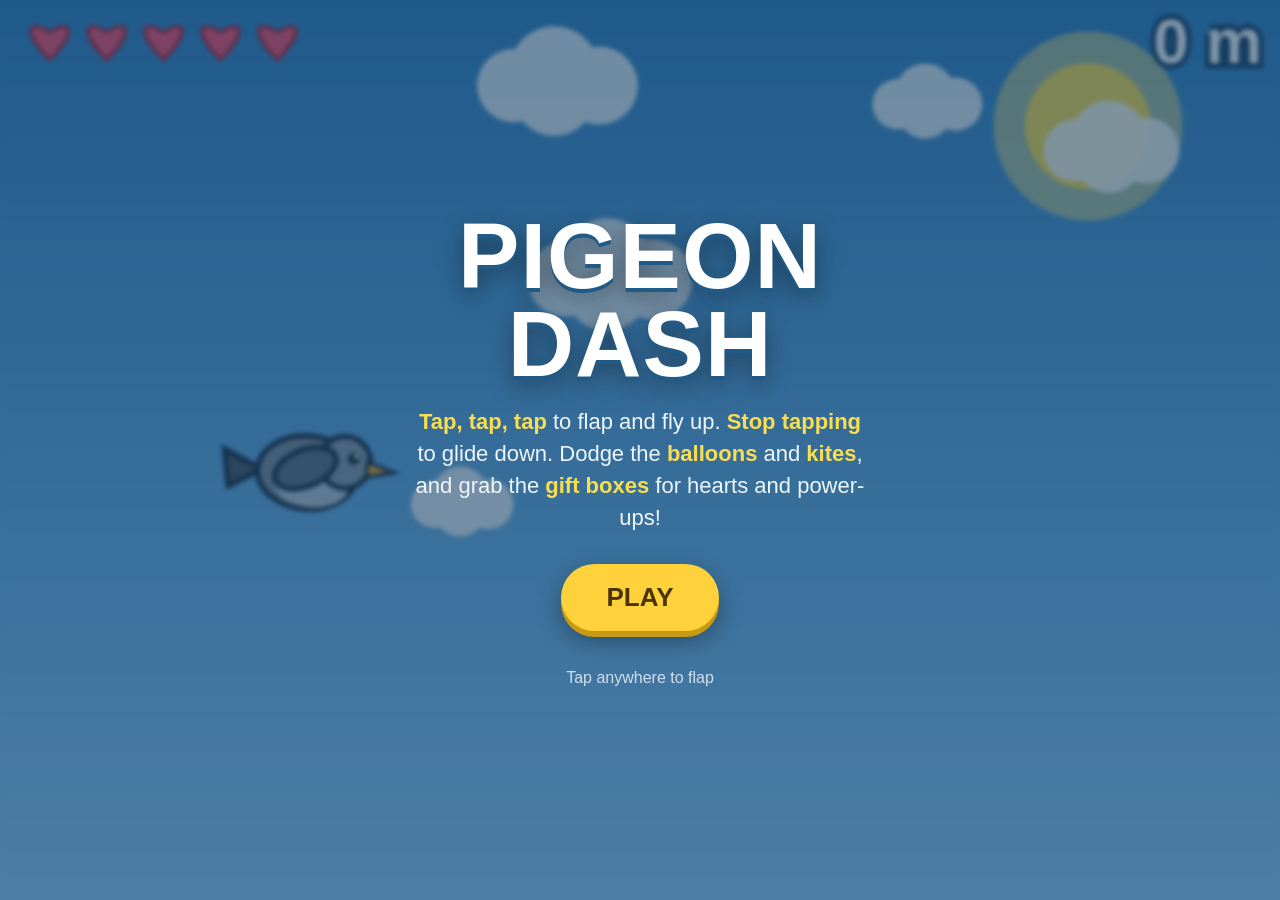
<file: pigeon-dash.html>
<!DOCTYPE html>
<html lang="en">
<head>
<meta charset="UTF-8">
<meta name="viewport" content="width=device-width, initial-scale=1.0, maximum-scale=1.0, user-scalable=no, viewport-fit=cover">
<meta name="apple-mobile-web-app-capable" content="yes">
<meta name="mobile-web-app-capable" content="yes">
<meta name="theme-color" content="#2f7fc0">
<title>Pigeon Dash</title>
<style>
  * { margin: 0; padding: 0; box-sizing: border-box; -webkit-tap-highlight-color: transparent; }
  html, body {
    height: 100%;
    overflow: hidden;
    background: #2f7fc0;
    font-family: -apple-system, BlinkMacSystemFont, "Segoe UI", Roboto, sans-serif;
    overscroll-behavior: none;
    touch-action: none;
    user-select: none;
    -webkit-user-select: none;
  }
  #wrap { position: fixed; inset: 0; display: flex; align-items: center; justify-content: center; }
  canvas { display: block; width: 100%; height: 100%; touch-action: none; }

  /* Overlay screens */
  .screen {
    position: fixed; inset: 0;
    display: flex; flex-direction: column; align-items: center; justify-content: center;
    text-align: center; color: #fff; padding: 24px; z-index: 10;
    background: rgba(20, 60, 95, 0.55);
    backdrop-filter: blur(2px);
  }
  .screen.hidden { display: none; }
  .title {
    font-size: clamp(40px, 13vw, 92px); font-weight: 900; letter-spacing: 1px;
    color: #fff;
    text-shadow: 0 4px 0 #205a86, 0 8px 24px rgba(0,0,0,.4);
    line-height: 0.95;
  }
  .sub {
    margin-top: 18px; font-size: clamp(16px, 4.5vw, 22px);
    color: #f3fbff; opacity: 0.97; max-width: 460px; line-height: 1.45;
  }
  .sub b { color: #ffe14d; }
  .big {
    font-size: clamp(54px, 18vw, 120px); font-weight: 900; color: #ffe14d;
    text-shadow: 0 4px 0 #b8930e, 0 10px 28px rgba(0,0,0,.45); line-height: 1;
  }
  .label {
    font-size: clamp(14px, 4vw, 18px); letter-spacing: 3px; text-transform: uppercase;
    color: #d9f1ff; margin-bottom: 6px;
  }
  .btn {
    margin-top: 30px; background: #ffd23c; color: #4a3500; border: none; border-radius: 999px;
    padding: 18px 46px; font-size: clamp(20px, 6vw, 26px); font-weight: 800;
    box-shadow: 0 6px 0 #c79a12, 0 10px 24px rgba(0,0,0,.35); cursor: pointer;
    transition: transform .05s ease;
  }
  .btn:active { transform: translateY(4px); box-shadow: 0 2px 0 #c79a12; }
  .best { margin-top: 22px; font-size: clamp(15px, 4vw, 19px); color: #f3fbff; opacity: .9; }
  .hint { margin-top: 16px; font-size: clamp(13px, 3.6vw, 16px); color: #f3fbff; opacity: .8; }

  /* Fire button */
  #fireBtn {
    position: fixed; right: 22px; bottom: 26px; z-index: 9;
    width: 96px; height: 96px; border-radius: 50%; border: 4px solid #fff;
    background: radial-gradient(circle at 35% 30%, #ffd24a, #ff4d12);
    box-shadow: 0 6px 0 #b8350c, 0 10px 22px rgba(0,0,0,.45);
    font-size: 30px; font-weight: 900; color: #fff; line-height: 1; cursor: pointer; display: none;
    align-items: center; justify-content: center; padding: 0;
  }
  #fireBtn.show { display: flex; }
  #fireBtn:active { transform: translateY(4px); box-shadow: 0 2px 0 #b8350c; }
  #fireCount {
    position: absolute; top: -8px; right: -8px;
    background: #fff; color: #ff4d12; font-weight: 900;
    font-size: 18px; min-width: 28px; height: 28px; border-radius: 999px;
    display: flex; align-items: center; justify-content: center;
    box-shadow: 0 2px 6px rgba(0,0,0,.35); padding: 0 6px;
  }
</style>
</head>
<body>
<div id="wrap">
  <canvas id="game"></canvas>
</div>

<button id="fireBtn" aria-label="Shoot fireball">FIRE<span id="fireCount">0</span></button>

<!-- Start screen -->
<div id="startScreen" class="screen">
  <div class="title">PIGEON<br>DASH</div>
  <div class="sub"><b>Tap, tap, tap</b> to flap and fly up. <b>Stop tapping</b> to glide down. Dodge the <b>balloons</b> and <b>kites</b>, and grab the <b>gift boxes</b> for hearts and power-ups!</div>
  <button class="btn" id="startBtn">PLAY</button>
  <div class="best" id="startBest"></div>
  <div class="hint">Tap anywhere to flap</div>
</div>

<!-- Game over screen -->
<div id="overScreen" class="screen hidden">
  <div class="label">You flew</div>
  <div class="big" id="finalScore">0</div>
  <div class="best" id="overBest"></div>
  <button class="btn" id="retryBtn">FLY AGAIN</button>
  <div class="hint">Tap the button to try again</div>
</div>

<script>
(function () {
  "use strict";

  const canvas = document.getElementById("game");
  const ctx = canvas.getContext("2d");

  const startScreen = document.getElementById("startScreen");
  const overScreen  = document.getElementById("overScreen");
  const startBtn    = document.getElementById("startBtn");
  const retryBtn    = document.getElementById("retryBtn");
  const finalScore  = document.getElementById("finalScore");
  const startBest   = document.getElementById("startBest");
  const overBest    = document.getElementById("overBest");
  const fireBtn     = document.getElementById("fireBtn");
  const fireCount   = document.getElementById("fireCount");

  let W = 0, H = 0, DPR = 1;
  let GRAVITY = 2400, FLAP_V = -700, MAX_FALL = 1100;

  // ---- Game state ----
  let state = "start"; // start | playing | over
  let score = 0, best = 0;
  try { best = parseInt(localStorage.getItem("pigeonDashBest") || "0", 10) || 0; } catch (e) {}

  const MAX_HEARTS = 5;
  let hearts = MAX_HEARTS;
  let speed = 0, distance = 0;
  let spawnTimer = 0, nextSpawn = 0;
  let boxTimer = 0, nextBox = 0;
  let obstacles = [];     // balloons + kites
  let boxes = [];         // power-up gift boxes
  let fireballs = [];     // player's shots
  let particles = [];
  let clouds = [];
  let lastTime = 0;
  let shake = 0;

  let invuln = 0;         // brief safety after a hit (seconds)
  let smashTime = 0;      // super-size smash remaining (seconds)
  let ammo = 0;           // fireball launcher shots
  let toast = null;       // { text, life }

  // The pigeon. Fixed x; altitude is physics-driven (Flappy-style).
  const pigeon = { x: 0, y: 0, vy: 0, size: 70, tilt: 0, flap: 0, flapKick: 0 };

  const BALLOON_COLORS = ["#ec3b2f", "#ff62a6", "#ff8c1a", "#8a5cf0", "#e23bd0"];
  const KITE_COLORS    = ["#13b8cf", "#ffce2e", "#ff5a3c", "#5bd11f", "#3b7bff"];

  function rand(a, b) { return a + Math.random() * (b - a); }
  function pick(arr) { return arr[(Math.random() * arr.length) | 0]; }

  function resize() {
    DPR = Math.min(window.devicePixelRatio || 1, 2.5);
    W = window.innerWidth;
    H = window.innerHeight;
    canvas.width  = Math.floor(W * DPR);
    canvas.height = Math.floor(H * DPR);
    canvas.style.width  = W + "px";
    canvas.style.height = H + "px";
    ctx.setTransform(DPR, 0, 0, DPR, 0, 0);
    pigeon.size = Math.max(48, Math.min(W, H) * 0.12);
    pigeon.x = W * 0.24;
    // Tune the flap physics to the screen height so it feels the same everywhere.
    GRAVITY  = H * 2.6;
    FLAP_V   = -H * 0.78;
    MAX_FALL = H * 1.15;
    if (state !== "playing") pigeon.y = H * 0.5;
    if (clouds.length === 0) seedClouds();
  }

  function seedClouds() {
    clouds = [];
    for (let i = 0; i < 5; i++) {
      clouds.push({ x: rand(0, W), y: rand(H * 0.06, H * 0.62), s: rand(50, 110), v: rand(10, 26) });
    }
  }

  function reset() {
    score = 0; distance = 0;
    hearts = MAX_HEARTS;
    speed = Math.max(170, W * 0.28);   // starts easy
    obstacles = []; boxes = []; fireballs = []; particles = [];
    spawnTimer = 0; nextSpawn = 1.3;
    boxTimer = 0; nextBox = 4.5;
    shake = 0; invuln = 0; smashTime = 0; ammo = 0; toast = null;
    pigeon.y = H * 0.45; pigeon.vy = 0; pigeon.tilt = 0; pigeon.flapKick = 0;
    updateFireBtn();
  }

  function startGame() {
    reset();
    state = "playing";
    startScreen.classList.add("hidden");
    overScreen.classList.add("hidden");
    lastTime = performance.now();
    requestAnimationFrame(loop);
  }

  function gameOver() {
    state = "over";
    shake = 16;
    score = Math.floor(distance);
    if (score > best) {
      best = score;
      try { localStorage.setItem("pigeonDashBest", String(best)); } catch (e) {}
    }
    finalScore.textContent = score;
    overBest.textContent = "Best: " + best + " m";
    burst(pigeon.x + pigeon.size * 0.3, pigeon.y, "#cfd8e0", 26);
    updateFireBtn();
    setTimeout(() => overScreen.classList.remove("hidden"), 380);
  }

  // ---- Power-ups ----
  function collectBox(b) {
    boxes.splice(boxes.indexOf(b), 1);
    burst(b.x, b.y, "#ffe27a", 18);
    if (hearts < MAX_HEARTS) {
      hearts++;
      showToast("+1 HEART!", "#ff5a7a");
    } else {
      if (Math.random() < 0.5) {
        ammo += 3;
        updateFireBtn();
        showToast("FIREBALL LAUNCHER!", "#ff6a1a");
      } else {
        smashTime = 6;
        showToast("SUPER-SIZE SMASH!", "#ffd21a");
      }
    }
  }

  function showToast(text, color) { toast = { text: text, color: color || "#fff", life: 1.7 }; }

  function updateFireBtn() {
    if (state === "playing" && ammo > 0) {
      fireBtn.classList.add("show");
      fireCount.textContent = ammo;
    } else {
      fireBtn.classList.remove("show");
    }
  }

  function shoot() {
    if (state !== "playing" || ammo <= 0) return;
    ammo--;
    updateFireBtn();
    fireballs.push({ x: pigeon.x + pigeon.size * 0.4, y: pigeon.y, r: pigeon.size * 0.34 });
    burst(pigeon.x + pigeon.size * 0.5, pigeon.y, "#ff8a3c", 8);
  }

  // ---- Particles ----
  function burst(x, y, color, n) {
    for (let i = 0; i < n; i++) {
      particles.push({
        x: x, y: y,
        vx: (Math.random() - 0.5) * 540,
        vy: (Math.random() - 0.5) * 540 - 60,
        life: 0.4 + Math.random() * 0.5, max: 0.9,
        r: 2 + Math.random() * 5, color: color
      });
    }
  }

  // ---- Spawning ----
  function spawnObstacle() {
    const isKite = Math.random() < 0.45;
    const size = Math.max(40, Math.min(W, H) * (isKite ? 0.12 : 0.105));
    if (isKite) {
      const tail = size * 1.7;
      const y = rand(size * 0.8, H - size - tail);
      obstacles.push({ type: "kite", x: W + size, y: y, size: size, color: pick(KITE_COLORS), tail: tail, bob: rand(0, 6.28) });
    } else {
      const y = rand(size, H - size * 1.3);
      obstacles.push({ type: "balloon", x: W + size, y: y, size: size, color: pick(BALLOON_COLORS), tail: 0, bob: rand(0, 6.28) });
    }
  }

  function spawnBox() {
    const size = Math.max(44, Math.min(W, H) * 0.115);
    boxes.push({ x: W + size, y: rand(size, H - size), size: size, bob: rand(0, 6.28) });
  }

  // ---- Input: tap to flap (Flappy-style) ----
  function flap() {
    if (state !== "playing") return;
    pigeon.vy = FLAP_V;
    pigeon.flapKick = 1;
    particles.push({
      x: pigeon.x - pigeon.size * 0.4, y: pigeon.y + pigeon.size * 0.2,
      vx: -rand(40, 160), vy: rand(20, 120),
      life: 0.35, max: 0.35, r: 3 + Math.random() * 3, color: "rgba(255,255,255,0.85)"
    });
  }

  canvas.addEventListener("pointerdown", function (e) { e.preventDefault(); flap(); });
  window.addEventListener("keydown", function (e) {
    if (state !== "playing") return;
    if (e.key === " " || e.key === "ArrowUp" || e.key === "w") { e.preventDefault(); flap(); }
    if (e.key === "f") shoot();
  });
  fireBtn.addEventListener("pointerdown", function (e) { e.preventDefault(); e.stopPropagation(); shoot(); });

  startBtn.addEventListener("click", startGame);
  retryBtn.addEventListener("click", startGame);

  // ---- Collision helpers ----
  function hitPigeon(cx, cy, cr) {
    const dx = cx - pigeon.x, dy = cy - pigeon.y;
    const rr = cr + pigeon.size * 0.34;
    return dx * dx + dy * dy < rr * rr;
  }

  function update(dt) {
    distance += speed * dt * 0.05;
    speed += dt * 6.5;   // gentle ramp

    if (invuln > 0) invuln -= dt;
    if (smashTime > 0) smashTime -= dt;
    if (toast) { toast.life -= dt; if (toast.life <= 0) toast = null; }
    if (pigeon.flapKick > 0) pigeon.flapKick = Math.max(0, pigeon.flapKick - dt * 4);

    // Physics: gravity pulls down, taps push up.
    pigeon.vy += GRAVITY * dt;
    if (pigeon.vy > MAX_FALL) pigeon.vy = MAX_FALL;
    pigeon.y += pigeon.vy * dt;

    // Keep the pigeon on screen (forgiving — no death by floor/ceiling).
    const top = pigeon.size * 0.5, bot = H - pigeon.size * 0.5;
    if (pigeon.y < top) { pigeon.y = top; if (pigeon.vy < 0) pigeon.vy = 0; }
    if (pigeon.y > bot) { pigeon.y = bot; pigeon.vy = 0; }

    pigeon.tilt = Math.max(-0.5, Math.min(0.7, pigeon.vy * 0.0009));
    pigeon.flap += dt * (10 + pigeon.flapKick * 26);

    for (const c of clouds) {
      c.x -= c.v * dt;
      if (c.x < -c.s * 2) { c.x = W + c.s; c.y = rand(H * 0.06, H * 0.62); }
    }

    spawnTimer += dt;
    if (spawnTimer >= nextSpawn) {
      spawnTimer = 0; spawnObstacle();
      nextSpawn = Math.max(0.72, rand(1.3, 1.9) - distance * 0.0008);
    }
    boxTimer += dt;
    if (boxTimer >= nextBox) { boxTimer = 0; spawnBox(); nextBox = rand(4.5, 7.5); }

    for (let i = obstacles.length - 1; i >= 0; i--) {
      const o = obstacles[i];
      o.x -= speed * dt;
      o.bob += dt * 3;
      if (o.x < -o.size * 2 - o.tail) { obstacles.splice(i, 1); continue; }

      let destroyed = false;
      for (let j = fireballs.length - 1; j >= 0; j--) {
        const f = fireballs[j];
        const dx = f.x - o.x, dy = f.y - o.y;
        const rr = f.r + o.size * 0.5;
        if (dx * dx + dy * dy < rr * rr) {
          burst(o.x, o.y, o.color, 18);
          obstacles.splice(i, 1); fireballs.splice(j, 1);
          destroyed = true; break;
        }
      }
      if (destroyed) continue;

      let touched = hitPigeon(o.x, o.y, o.size * 0.46);
      if (!touched && o.tail > 0) {
        const topY = o.y + o.size * 0.4, botY = o.y + o.tail;
        if (pigeon.x > o.x - pigeon.size * 0.35 && pigeon.x < o.x + pigeon.size * 0.35 &&
            pigeon.y > topY - pigeon.size * 0.25 && pigeon.y < botY + pigeon.size * 0.25) {
          touched = true;
        }
      }
      if (touched) {
        if (smashTime > 0) {
          burst(o.x, o.y, "#ffd23c", 20);
          obstacles.splice(i, 1); shake = 8;
        } else if (invuln <= 0) {
          hearts--; invuln = 1.1; shake = 12;
          burst(o.x, o.y, "#ff5a5a", 16);
          obstacles.splice(i, 1);
          if (hearts <= 0) { gameOver(); return; }
        }
      }
    }

    for (let i = boxes.length - 1; i >= 0; i--) {
      const b = boxes[i];
      b.x -= speed * dt * 0.92;
      b.bob += dt * 3;
      if (b.x < -b.size * 2) { boxes.splice(i, 1); continue; }
      if (hitPigeon(b.x, b.y, b.size * 0.45)) collectBox(b);
    }

    for (let i = fireballs.length - 1; i >= 0; i--) {
      const f = fireballs[i];
      f.x += (speed + 640) * dt;
      if (f.x > W + 80) fireballs.splice(i, 1);
    }

    for (let i = particles.length - 1; i >= 0; i--) {
      const p = particles[i];
      p.x += p.vx * dt; p.y += p.vy * dt;
      p.vy += 900 * dt; p.life -= dt;
      if (p.life <= 0) particles.splice(i, 1);
    }

    if (shake > 0) shake = Math.max(0, shake - dt * 60);
  }

  // ---- Vector drawing ----
  function outline(w) { ctx.strokeStyle = "rgba(20,35,55,0.9)"; ctx.lineWidth = w; ctx.stroke(); }

  function drawCloud(x, y, s) {
    ctx.save();
    ctx.globalAlpha = 0.85;
    ctx.fillStyle = "#ffffff";
    ctx.beginPath();
    ctx.arc(x - s * 0.5, y, s * 0.45, 0, 6.2832);
    ctx.arc(x, y - s * 0.18, s * 0.55, 0, 6.2832);
    ctx.arc(x + s * 0.55, y, s * 0.48, 0, 6.2832);
    ctx.arc(x, y + s * 0.12, s * 0.5, 0, 6.2832);
    ctx.fill();
    ctx.restore();
  }

  function drawSun(x, y, r) {
    ctx.save();
    ctx.fillStyle = "rgba(255,232,120,0.55)";
    ctx.beginPath(); ctx.arc(x, y, r * 1.5, 0, 6.2832); ctx.fill();
    ctx.fillStyle = "#ffe04a";
    ctx.beginPath(); ctx.arc(x, y, r, 0, 6.2832); ctx.fill();
    ctx.restore();
  }

  function drawBalloon(x, y, s, color) {
    const r = s * 0.46;
    // string
    ctx.strokeStyle = "rgba(20,35,55,0.55)"; ctx.lineWidth = Math.max(2, s * 0.04);
    ctx.beginPath(); ctx.moveTo(x, y + r); ctx.quadraticCurveTo(x + s * 0.12, y + r + s * 0.4, x, y + r + s * 0.7); ctx.stroke();
    // body
    ctx.fillStyle = color;
    ctx.beginPath(); ctx.ellipse(x, y, r, r * 1.12, 0, 0, 6.2832); ctx.fill();
    outline(Math.max(3, s * 0.06));
    // knot
    ctx.fillStyle = color;
    ctx.beginPath(); ctx.moveTo(x - s * 0.06, y + r * 1.05); ctx.lineTo(x + s * 0.06, y + r * 1.05); ctx.lineTo(x, y + r * 1.22); ctx.closePath(); ctx.fill();
    // highlight
    ctx.fillStyle = "rgba(255,255,255,0.55)";
    ctx.beginPath(); ctx.ellipse(x - r * 0.35, y - r * 0.4, r * 0.18, r * 0.3, -0.5, 0, 6.2832); ctx.fill();
  }

  function drawKite(x, y, s, color, tail) {
    const w = s * 0.5, h = s * 0.62;
    // tail with little bows
    ctx.strokeStyle = "rgba(20,35,55,0.6)"; ctx.lineWidth = Math.max(2, s * 0.04);
    ctx.beginPath(); ctx.moveTo(x, y + h);
    for (let i = 1; i <= 5; i++) {
      const ty = y + h + (tail - h) * (i / 5);
      const tx = x + Math.sin(i * 1.7) * s * 0.16;
      ctx.lineTo(tx, ty);
    }
    ctx.stroke();
    ctx.fillStyle = color;
    for (let i = 1; i <= 4; i++) {
      const ty = y + h + (tail - h) * (i / 5);
      const tx = x + Math.sin(i * 1.7) * s * 0.16;
      ctx.beginPath(); ctx.moveTo(tx - s * 0.08, ty); ctx.lineTo(tx, ty - s * 0.06); ctx.lineTo(tx + s * 0.08, ty); ctx.lineTo(tx, ty + s * 0.06); ctx.closePath(); ctx.fill();
    }
    // diamond body
    ctx.fillStyle = color;
    ctx.beginPath();
    ctx.moveTo(x, y - h); ctx.lineTo(x + w, y); ctx.lineTo(x, y + h); ctx.lineTo(x - w, y); ctx.closePath();
    ctx.fill();
    outline(Math.max(3, s * 0.06));
    // cross spars
    ctx.strokeStyle = "rgba(255,255,255,0.7)"; ctx.lineWidth = Math.max(2, s * 0.035);
    ctx.beginPath(); ctx.moveTo(x, y - h); ctx.lineTo(x, y + h); ctx.moveTo(x - w, y); ctx.lineTo(x + w, y); ctx.stroke();
  }

  function drawBox(x, y, s) {
    const r = s * 0.4;
    // sparkle
    ctx.strokeStyle = "rgba(255,255,255,0.9)"; ctx.lineWidth = Math.max(2, s * 0.04);
    for (let a = 0; a < 4; a++) {
      const ang = a * Math.PI / 2 + 0.4;
      ctx.beginPath();
      ctx.moveTo(x + Math.cos(ang) * r * 1.35, y + Math.sin(ang) * r * 1.35);
      ctx.lineTo(x + Math.cos(ang) * r * 1.7, y + Math.sin(ang) * r * 1.7);
      ctx.stroke();
    }
    // body
    ctx.fillStyle = "#ffc21a";
    roundRect(x - r, y - r * 0.8, r * 2, r * 1.8, s * 0.08); ctx.fill(); outline(Math.max(3, s * 0.06));
    // lid
    ctx.fillStyle = "#ffd750";
    roundRect(x - r * 1.12, y - r * 1.1, r * 2.24, r * 0.5, s * 0.06); ctx.fill(); outline(Math.max(3, s * 0.05));
    // ribbon
    ctx.fillStyle = "#e8392f";
    ctx.fillRect(x - r * 0.16, y - r * 0.8, r * 0.32, r * 1.8);
    // bow
    ctx.beginPath();
    ctx.moveTo(x, y - r * 0.85);
    ctx.quadraticCurveTo(x - r * 0.7, y - r * 1.5, x - r * 0.05, y - r * 1.05);
    ctx.quadraticCurveTo(x + r * 0.7, y - r * 1.5, x + r * 0.05, y - r * 1.05);
    ctx.closePath(); ctx.fill();
  }

  function roundRect(x, y, w, h, r) {
    ctx.beginPath();
    ctx.moveTo(x + r, y);
    ctx.arcTo(x + w, y, x + w, y + h, r);
    ctx.arcTo(x + w, y + h, x, y + h, r);
    ctx.arcTo(x, y + h, x, y, r);
    ctx.arcTo(x, y, x + w, y, r);
    ctx.closePath();
  }

  function drawPigeon(cx, cy, s, tilt, big) {
    ctx.save();
    ctx.translate(cx, cy);
    ctx.rotate(tilt);
    if (big) ctx.scale(1.55, 1.55);
    const lw = Math.max(3, s * 0.05);
    // tail
    ctx.fillStyle = "#48535f";
    ctx.beginPath();
    ctx.moveTo(-s * 0.42, 0); ctx.lineTo(-s * 0.78, -s * 0.16); ctx.lineTo(-s * 0.72, s * 0.18); ctx.closePath();
    ctx.fill(); outline(lw);
    // body
    ctx.fillStyle = "#7d8a99";
    ctx.beginPath(); ctx.ellipse(0, 0, s * 0.46, s * 0.34, 0, 0, 6.2832); ctx.fill(); outline(lw);
    // belly
    ctx.fillStyle = "#b9c4d0";
    ctx.beginPath(); ctx.ellipse(s * 0.05, s * 0.12, s * 0.34, s * 0.2, 0, 0, 6.2832); ctx.fill();
    // head
    ctx.fillStyle = "#8b97a6";
    ctx.beginPath(); ctx.arc(s * 0.34, -s * 0.12, s * 0.24, 0, 6.2832); ctx.fill(); outline(lw);
    // wing (flaps)
    const wf = Math.sin(pigeon.flap);
    ctx.save();
    ctx.translate(-s * 0.02, -s * 0.04);
    ctx.rotate(wf * 0.5 - 0.1);
    ctx.fillStyle = "#5d6b7a";
    ctx.beginPath(); ctx.ellipse(0, 0, s * 0.3, s * 0.17, 0, 0, 6.2832); ctx.fill(); outline(lw);
    ctx.restore();
    // beak
    ctx.fillStyle = "#f5a623";
    ctx.beginPath();
    ctx.moveTo(s * 0.55, -s * 0.14); ctx.lineTo(s * 0.8, -s * 0.06); ctx.lineTo(s * 0.55, s * 0.0); ctx.closePath();
    ctx.fill(); outline(Math.max(2, s * 0.035));
    // eye
    ctx.fillStyle = "#1b2530";
    ctx.beginPath(); ctx.arc(s * 0.42, -s * 0.16, s * 0.055, 0, 6.2832); ctx.fill();
    ctx.fillStyle = "#fff";
    ctx.beginPath(); ctx.arc(s * 0.44, -s * 0.18, s * 0.02, 0, 6.2832); ctx.fill();
    ctx.restore();
  }

  function drawFireball(x, y, r) {
    ctx.save();
    ctx.fillStyle = "rgba(255,180,60,0.5)";
    ctx.beginPath(); ctx.arc(x, y, r * 1.5, 0, 6.2832); ctx.fill();
    ctx.fillStyle = "#ff7a1a";
    ctx.beginPath(); ctx.arc(x, y, r, 0, 6.2832); ctx.fill();
    ctx.fillStyle = "#ffe04a";
    ctx.beginPath(); ctx.arc(x - r * 0.15, y - r * 0.15, r * 0.55, 0, 6.2832); ctx.fill();
    ctx.restore();
  }

  function drawHeart(x, y, s, filled) {
    ctx.save();
    ctx.translate(x, y);
    ctx.beginPath();
    ctx.moveTo(0, s * 0.3);
    ctx.bezierCurveTo(s * 0.5, -s * 0.2, s * 0.5, -s * 0.55, 0, -s * 0.25);
    ctx.bezierCurveTo(-s * 0.5, -s * 0.55, -s * 0.5, -s * 0.2, 0, s * 0.3);
    ctx.closePath();
    ctx.fillStyle = filled ? "#ff4d6a" : "rgba(255,255,255,0.25)";
    ctx.fill();
    ctx.strokeStyle = filled ? "#b8253f" : "rgba(255,255,255,0.7)";
    ctx.lineWidth = Math.max(2, s * 0.08); ctx.stroke();
    ctx.restore();
  }

  function draw() {
    const g = ctx.createLinearGradient(0, 0, 0, H);
    g.addColorStop(0, "#2f7fc0");
    g.addColorStop(1, "#8fd0ff");
    ctx.fillStyle = g;
    ctx.fillRect(0, 0, W, H);

    drawSun(W * 0.85, H * 0.14, Math.min(W, H) * 0.07);
    for (const c of clouds) drawCloud(c.x, c.y, c.s);

    let sx = 0, sy = 0;
    if (shake > 0) { sx = rand(-shake, shake); sy = rand(-shake, shake); }
    ctx.save();
    ctx.translate(sx, sy);

    for (const b of boxes) drawBox(b.x, b.y + Math.sin(b.bob) * 6, b.size);

    for (const o of obstacles) {
      const yy = o.y + Math.sin(o.bob) * 5;
      if (o.type === "kite") drawKite(o.x, yy, o.size, o.color, o.tail);
      else drawBalloon(o.x, yy, o.size, o.color);
    }

    for (const f of fireballs) drawFireball(f.x, f.y, f.r);

    const flashing = invuln > 0 && Math.floor(invuln * 12) % 2 === 0;
    if (!flashing) drawPigeon(pigeon.x, pigeon.y, pigeon.size, pigeon.tilt, smashTime > 0);

    for (const p of particles) {
      ctx.globalAlpha = Math.max(0, p.life / p.max);
      ctx.fillStyle = p.color;
      ctx.beginPath(); ctx.arc(p.x, p.y, p.r, 0, 6.2832); ctx.fill();
    }
    ctx.globalAlpha = 1;
    ctx.restore();

    // ---- HUD ----
    const hs = Math.max(24, Math.min(W, H) * 0.055);
    for (let i = 0; i < MAX_HEARTS; i++) {
      drawHeart(20 + hs * 0.6 + i * (hs * 1.15), 20 + hs * 0.5, hs, i < hearts);
    }

    ctx.fillStyle = "#fff";
    ctx.strokeStyle = "rgba(20,55,90,0.9)";
    ctx.lineWidth = Math.max(3, Math.min(W, H) * 0.012);
    ctx.font = "900 " + Math.max(24, Math.min(W, H) * 0.07) + "px -apple-system, sans-serif";
    ctx.textAlign = "right"; ctx.textBaseline = "top";
    ctx.strokeText(Math.floor(distance) + " m", W - 18, 14);
    ctx.fillText(Math.floor(distance) + " m", W - 18, 14);

    if (smashTime > 0) {
      ctx.textAlign = "center";
      ctx.font = "800 " + Math.max(16, Math.min(W, H) * 0.04) + "px -apple-system, sans-serif";
      ctx.fillStyle = "#fff"; ctx.strokeStyle = "rgba(184,53,12,0.9)"; ctx.lineWidth = 4;
      ctx.strokeText("SMASH " + Math.ceil(smashTime) + "s", W * 0.5, 18);
      ctx.fillText("SMASH " + Math.ceil(smashTime) + "s", W * 0.5, 18);
    }

    if (toast) {
      ctx.globalAlpha = Math.min(1, toast.life);
      ctx.textAlign = "center"; ctx.textBaseline = "middle";
      ctx.font = "900 " + Math.max(24, Math.min(W, H) * 0.07) + "px -apple-system, sans-serif";
      ctx.strokeStyle = "rgba(15,45,75,0.9)"; ctx.lineWidth = 7;
      ctx.strokeText(toast.text, W * 0.5, H * 0.28);
      ctx.fillStyle = toast.color;
      ctx.fillText(toast.text, W * 0.5, H * 0.28);
      ctx.globalAlpha = 1;
    }
  }

  function loop(now) {
    if (state !== "playing") return;
    let dt = (now - lastTime) / 1000;
    lastTime = now;
    if (dt > 0.05) dt = 0.05;
    update(dt);
    if (state === "playing") { draw(); requestAnimationFrame(loop); }
  }

  // Idle/menu animation behind the start screen.
  function idle(now) {
    if (state === "playing") return;
    const dt = Math.min(0.05, (now - (idle._t || now)) / 1000);
    idle._t = now;
    for (const c of clouds) {
      c.x -= c.v * dt;
      if (c.x < -c.s * 2) { c.x = W + c.s; c.y = rand(H * 0.06, H * 0.62); }
    }
    pigeon.flap += dt * 7;
    pigeon.y = H * 0.5 + Math.sin(now * 0.002) * H * 0.04;
    pigeon.tilt = Math.sin(now * 0.002) * 0.12;
    draw();
    requestAnimationFrame(idle);
  }

  window.addEventListener("resize", resize);
  window.addEventListener("orientationchange", resize);

  resize();
  startBest.textContent = best > 0 ? "Best: " + best + " m" : "";
  requestAnimationFrame(idle);
})();
</script>
</body>
</html>
</file>
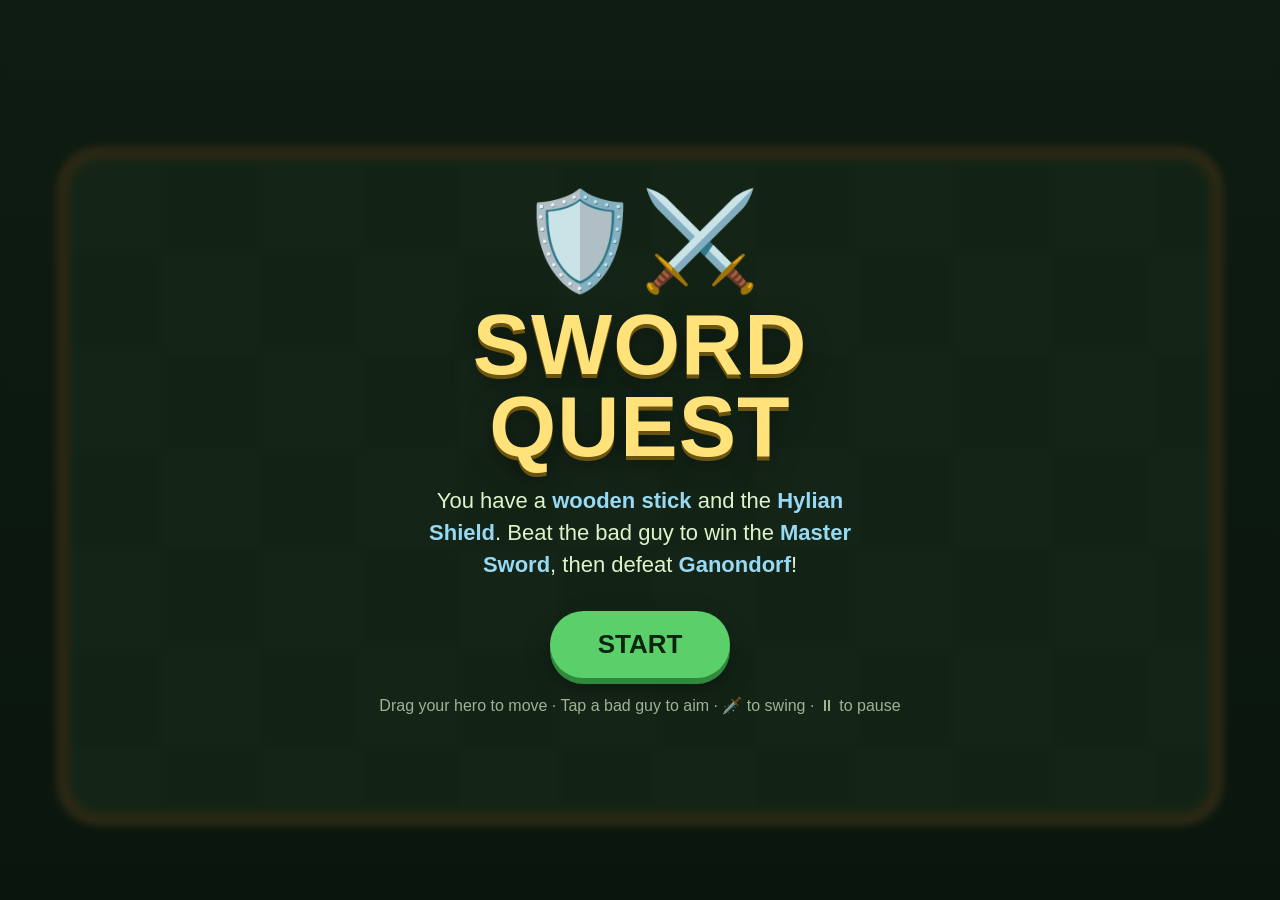
<file: zelda-quest.html>
<!DOCTYPE html>
<html lang="en">
<head>
<meta charset="UTF-8">
<meta name="viewport" content="width=device-width, initial-scale=1.0, maximum-scale=1.0, user-scalable=no, viewport-fit=cover">
<meta name="apple-mobile-web-app-capable" content="yes">
<meta name="mobile-web-app-capable" content="yes">
<meta name="theme-color" content="#1a2a1f">
<title>Sword Quest</title>
<style>
  * { margin: 0; padding: 0; box-sizing: border-box; -webkit-tap-highlight-color: transparent; }
  html, body {
    height: 100%;
    overflow: hidden;
    background: #0d140f;
    font-family: -apple-system, BlinkMacSystemFont, "Segoe UI", Roboto, sans-serif;
    overscroll-behavior: none;
    touch-action: none;
    user-select: none;
    -webkit-user-select: none;
  }
  #wrap { position: fixed; inset: 0; display: flex; align-items: center; justify-content: center; }
  canvas { display: block; width: 100%; height: 100%; touch-action: none; }

  /* On-screen buttons */
  .ctrl {
    position: fixed;
    z-index: 5;
    border: none;
    color: #fff;
    font-weight: 900;
    border-radius: 999px;
    cursor: pointer;
    touch-action: manipulation;
    transition: transform .05s ease, filter .1s ease;
  }
  .ctrl:active { transform: scale(0.92); }
  /* Sword attack button - bottom right */
  #swordBtn {
    right: max(18px, env(safe-area-inset-right));
    bottom: max(26px, env(safe-area-inset-bottom));
    width: 96px; height: 96px;
    font-size: 44px;
    background: radial-gradient(circle at 35% 30%, #6fd0ff, #2a7fd6);
    box-shadow: 0 6px 0 #1a5a9c, 0 10px 22px rgba(0,0,0,.45);
    display: flex; align-items: center; justify-content: center;
  }
  #swordBtn:active { box-shadow: 0 2px 0 #1a5a9c; }
  /* Pause / stop button - top left, BLACK */
  #pauseBtn {
    left: max(16px, env(safe-area-inset-left));
    top: max(16px, env(safe-area-inset-top));
    width: 56px; height: 56px;
    font-size: 24px;
    background: #15171a;
    box-shadow: 0 4px 0 #000, 0 6px 14px rgba(0,0,0,.5);
    display: flex; align-items: center; justify-content: center;
  }
  .hidden { display: none !important; }

  /* Overlay screens */
  .screen {
    position: fixed; inset: 0;
    display: flex; flex-direction: column;
    align-items: center; justify-content: center;
    text-align: center; color: #f3ffe9; padding: 24px; z-index: 10;
    background: rgba(8, 16, 10, 0.78);
    backdrop-filter: blur(3px);
  }
  .title {
    font-size: clamp(38px, 12vw, 86px);
    font-weight: 900; letter-spacing: 1px; line-height: 0.95;
    color: #ffe27a;
    text-shadow: 0 4px 0 #6b5310, 0 8px 24px rgba(0,0,0,.5);
  }
  .crest { font-size: clamp(48px, 16vw, 96px); margin-bottom: 6px; }
  .sub {
    margin-top: 18px; font-size: clamp(16px, 4.4vw, 22px);
    color: #e8ffd6; opacity: .95; max-width: 440px; line-height: 1.45;
  }
  .sub b { color: #9fe3ff; }
  .btn {
    margin-top: 30px;
    background: #5bd06a; color: #0c2410; border: none; border-radius: 999px;
    padding: 18px 48px; font-size: clamp(20px, 6vw, 26px); font-weight: 800;
    box-shadow: 0 6px 0 #2f8a3c, 0 10px 24px rgba(0,0,0,.4); cursor: pointer;
    transition: transform .05s ease;
  }
  .btn:active { transform: translateY(4px); box-shadow: 0 2px 0 #2f8a3c; }
  .hint { margin-top: 18px; font-size: clamp(13px, 3.6vw, 16px); color: #e8ffd6; opacity: .65; }
</style>
</head>
<body>
<div id="wrap"><canvas id="game"></canvas></div>

<!-- Controls (hidden until playing) -->
<button id="pauseBtn" class="ctrl hidden" aria-label="Stop">⏸</button>
<button id="swordBtn" class="ctrl hidden" aria-label="Swing sword">🗡️</button>

<!-- Start screen -->
<div id="startScreen" class="screen">
  <div class="crest">🛡️⚔️</div>
  <div class="title">SWORD<br>QUEST</div>
  <div class="sub">You have a <b>wooden stick</b> and the <b>Hylian Shield</b>.
  Beat the bad guy to win the <b>Master Sword</b>, then defeat <b>Ganondorf</b>!</div>
  <button class="btn" id="startBtn">START</button>
  <div class="hint">Drag your hero to move · Tap a bad guy to aim · 🗡️ to swing · ⏸ to pause</div>
</div>

<!-- Pause screen -->
<div id="pauseScreen" class="screen hidden">
  <div class="crest">⏸</div>
  <div class="title">PAUSED</div>
  <div class="sub">Take a break! Your quest is waiting for you.</div>
  <button class="btn" id="resumeBtn">KEEP PLAYING</button>
</div>

<!-- Game over screen -->
<div id="overScreen" class="screen hidden">
  <div class="crest">💀</div>
  <div class="title" style="color:#ff8a6a;text-shadow:0 4px 0 #7a2412;">OH NO!</div>
  <div class="sub" id="overMsg">You ran out of hearts.</div>
  <button class="btn" id="retryBtn">TRY AGAIN</button>
</div>

<!-- Win screen -->
<div id="winScreen" class="screen hidden">
  <div class="crest">👑⚔️</div>
  <div class="title" style="color:#ffe27a;">YOU WON!</div>
  <div class="sub">You beat Ganondorf and saved the day with the Master Sword! You are a true hero. 🎉</div>
  <button class="btn" id="winBtn">PLAY AGAIN</button>
</div>

<script>
(function () {
  "use strict";

  const canvas = document.getElementById("game");
  const ctx = canvas.getContext("2d");

  const startScreen  = document.getElementById("startScreen");
  const pauseScreen  = document.getElementById("pauseScreen");
  const overScreen   = document.getElementById("overScreen");
  const winScreen    = document.getElementById("winScreen");
  const overMsg      = document.getElementById("overMsg");
  const swordBtn     = document.getElementById("swordBtn");
  const pauseBtn     = document.getElementById("pauseBtn");

  let W = 0, H = 0, DPR = 1, U = 40; // U = unit scale (based on screen)
  function resize() {
    DPR = Math.min(window.devicePixelRatio || 1, 2.5);
    W = window.innerWidth; H = window.innerHeight;
    canvas.width = Math.floor(W * DPR); canvas.height = Math.floor(H * DPR);
    canvas.style.width = W + "px"; canvas.style.height = H + "px";
    ctx.setTransform(DPR, 0, 0, DPR, 0, 0);
    U = Math.max(34, Math.min(W, H) * 0.10); // hero is about 1 unit
    if (state !== "playing") drawIdle();
  }

  // ---- Tiny sound effects (WebAudio) ----
  let actx = null;
  function beep(freq, dur, type, vol) {
    try {
      if (!actx) actx = new (window.AudioContext || window.webkitAudioContext)();
      const o = actx.createOscillator(), g = actx.createGain();
      o.type = type || "square"; o.frequency.value = freq;
      g.gain.value = vol == null ? 0.06 : vol;
      o.connect(g); g.connect(actx.destination);
      const t = actx.currentTime;
      o.start(t);
      g.gain.exponentialRampToValueAtTime(0.0001, t + (dur || 0.12));
      o.stop(t + (dur || 0.12) + 0.02);
    } catch (e) {}
  }

  // ---- Game state ----
  let state = "start"; // start | playing | paused | over | won
  let hero, enemies, pickups, particles, fireballs, banner, bannerT;
  let stage = 0;       // 0 = the mob, 1 = ganondorf
  let lastTime = 0, shake = 0;
  const ARENA = () => ({ x: U*0.7, y: U*1.7, w: W - U*1.4, h: H - U*2.6 });

  function makeHero() {
    return {
      x: W * 0.5, y: H * 0.6, r: U * 0.42,
      tx: W * 0.5, ty: H * 0.6,         // walk target
      dir: -Math.PI / 2,                // facing angle
      speed: U * 3.4,
      hearts: 6, maxHearts: 6,
      weapon: "stick",                  // stick | master
      attack: 0,                        // attack animation timer
      cooldown: 0,
      invuln: 0,
      walkPhase: 0, moving: false,
      lockOn: null,                     // the enemy the sword is aimed at
    };
  }

  function reset() {
    hero = makeHero();
    enemies = []; pickups = []; particles = []; fireballs = [];
    banner = ""; bannerT = 0; stage = 0; shake = 0;
    spawnMob();
  }

  // ---- Spawns ----
  function spawnMob() {
    enemies.push({
      type: "mob", x: W * 0.5, y: H * 0.22, r: U * 0.46,
      hp: 4, maxHp: 4, speed: U * 1.7, touch: 0, hurt: 0, wob: Math.random()*6,
    });
    setBanner("Drag to move • Tap the bad guy to aim • 🗡️ to swing", 3.4);
  }

  function spawnGanon() {
    stage = 1;
    enemies.push({
      type: "ganon-big", x: W * 0.5, y: H * 0.2, r: U * 0.72,
      hp: 10, maxHp: 10, speed: U * 1.5, touch: 0, hurt: 0, wob: 0, phase: 1,
    });
    setBanner("⚠️ GANONDORF appears! Beat all 3 forms!", 2.8);
    beep(70, 0.5, "sawtooth", 0.09);
  }

  function nextGanonPhase(prev) {
    if (prev === "ganon-big") {
      enemies.push({
        type: "ganon-tiny", x: hero.x + (Math.random()<.5?-1:1)*U*3, y: H*0.25,
        r: U * 0.34, hp: 8, maxHp: 8, speed: U * 4.6, touch: 0, hurt: 0, wob: 0,
        phase: 2, dash: 0,
      });
      setBanner("He shrank into a tiny zippy Ganondorf! 🟢", 2.4);
      beep(900, 0.18, "square", 0.07);
    } else if (prev === "ganon-tiny") {
      enemies.push({
        type: "ganon-dragon", x: W * 0.5, y: H * 0.2,
        r: U * 0.85, hp: 14, maxHp: 14, speed: U * 1.9, touch: 0, hurt: 0,
        wob: 0, phase: 3, breath: 1.6,
      });
      setBanner("🐉 He became a RED DRAGON! Dodge the fire!", 2.8);
      beep(60, 0.6, "sawtooth", 0.1);
    } else {
      win();
    }
  }

  function setBanner(text, secs) { banner = text; bannerT = secs; }

  // ---- Flow ----
  function startGame() {
    reset();
    state = "playing";
    [startScreen, pauseScreen, overScreen, winScreen].forEach(s => s.classList.add("hidden"));
    swordBtn.classList.remove("hidden");
    pauseBtn.classList.remove("hidden");
    lastTime = performance.now();
    requestAnimationFrame(loop);
  }
  function pauseGame() {
    if (state !== "playing") return;
    state = "paused";
    pauseScreen.classList.remove("hidden");
    swordBtn.classList.add("hidden");
  }
  function resumeGame() {
    if (state !== "paused") return;
    state = "playing";
    pauseScreen.classList.add("hidden");
    swordBtn.classList.remove("hidden");
    lastTime = performance.now();
    requestAnimationFrame(loop);
  }
  function gameOver() {
    state = "over"; shake = 16;
    swordBtn.classList.add("hidden"); pauseBtn.classList.add("hidden");
    overMsg.textContent = stage === 0
      ? "The bad guy got you! Try again, hero."
      : "Ganondorf got you! So close — try again!";
    setTimeout(() => overScreen.classList.remove("hidden"), 500);
    beep(140, 0.5, "sawtooth", 0.09);
  }
  function win() {
    state = "won"; shake = 10;
    swordBtn.classList.add("hidden"); pauseBtn.classList.add("hidden");
    burst(hero.x, hero.y, "#ffe27a", 40);
    setTimeout(() => winScreen.classList.remove("hidden"), 700);
    beep(660, 0.16, "square", 0.08);
    setTimeout(()=>beep(880,0.2,"square",0.08), 160);
    setTimeout(()=>beep(1180,0.3,"square",0.08), 360);
  }

  // ---- Input ----
  // Move: press the hero (or ground) and DRAG. Aim: tap a bad guy to lock the
  // sword onto him. The 🗡️ button always swings in the aimed direction.
  let dragging = false;
  function worldPoint(e) {
    const rect = canvas.getBoundingClientRect();
    return { x: e.clientX - rect.left, y: e.clientY - rect.top };
  }
  function enemyAt(x, y) {
    // generous hitbox so little fingers can tap a bad guy easily
    let best = null, bestD = Infinity;
    for (const en of enemies) {
      const d = Math.hypot(en.x - x, en.y - y);
      if (d < en.r * 1.45 && d < bestD) { best = en; bestD = d; }
    }
    return best;
  }
  function setMoveTarget(px, py) {
    const a = ARENA();
    hero.tx = Math.max(a.x + hero.r, Math.min(a.x + a.w - hero.r, px));
    hero.ty = Math.max(a.y + hero.r, Math.min(a.y + a.h - hero.r, py));
  }
  function onDown(e) {
    e.preventDefault();
    if (!actx) beep(1, 0.01, "sine", 0.0001); // unlock audio on first touch
    if (state !== "playing") return;
    const p = worldPoint(e);
    const en = enemyAt(p.x, p.y);
    if (en) {
      // Tap a bad guy -> aim the sword at him (lock-on)
      hero.lockOn = en;
      hero.dir = Math.atan2(en.y - hero.y, en.x - hero.x);
      beep(440, 0.05, "sine", 0.04);
      return;
    }
    dragging = true;
    setMoveTarget(p.x, p.y);
  }
  function onMove(e) {
    if (!dragging || state !== "playing") return;
    e.preventDefault();
    const p = worldPoint(e);
    setMoveTarget(p.x, p.y);
  }
  function onUp() { dragging = false; }
  canvas.addEventListener("pointerdown", onDown, { passive: false });
  canvas.addEventListener("pointermove", onMove, { passive: false });
  window.addEventListener("pointerup", onUp);
  window.addEventListener("pointercancel", onUp);

  function swing() {
    if (state !== "playing" || hero.cooldown > 0) return;
    hero.attack = 0.26; hero.cooldown = 0.34;
    beep(hero.weapon === "master" ? 520 : 300, 0.1, "square", 0.05);
    // Hit check: arc in front of the hero
    const reach = hero.r + (hero.weapon === "master" ? U * 1.15 : U * 0.8);
    const dmg = hero.weapon === "master" ? 2 : 1;
    const hx = hero.x + Math.cos(hero.dir) * reach * 0.6;
    const hy = hero.y + Math.sin(hero.dir) * reach * 0.6;
    let hitSomething = false;
    for (const en of enemies) {
      const d = Math.hypot(en.x - hx, en.y - hy);
      if (d < reach * 0.7 + en.r) {
        en.hp -= dmg; en.hurt = 0.25; hitSomething = true;
        burst(en.x, en.y, "#fff2a0", 8);
        // knockback
        const ang = Math.atan2(en.y - hero.y, en.x - hero.x);
        en.x += Math.cos(ang) * U * 0.5; en.y += Math.sin(ang) * U * 0.5;
      }
    }
    if (hitSomething) { shake = Math.max(shake, 6); beep(180, 0.06, "square", 0.05); }
  }
  swordBtn.addEventListener("pointerdown", function (e) { e.preventDefault(); e.stopPropagation(); swing(); }, { passive: false });
  pauseBtn.addEventListener("pointerdown", function (e) { e.preventDefault(); e.stopPropagation(); pauseGame(); }, { passive: false });

  document.getElementById("startBtn").addEventListener("click", startGame);
  document.getElementById("retryBtn").addEventListener("click", startGame);
  document.getElementById("winBtn").addEventListener("click", startGame);
  document.getElementById("resumeBtn").addEventListener("click", resumeGame);
  document.addEventListener("keydown", function (e) {
    if (e.code === "Space") { e.preventDefault(); state === "playing" ? swing() : (state==="start"||state==="over"||state==="won") && startGame(); }
    if (e.code === "Escape" || e.code === "KeyP") { state === "playing" ? pauseGame() : resumeGame(); }
  });

  // ---- Particles ----
  function burst(x, y, color, n) {
    for (let i = 0; i < n; i++) {
      const a = Math.random() * Math.PI * 2, sp = (0.4 + Math.random()) * U * 4;
      particles.push({ x, y, vx: Math.cos(a)*sp, vy: Math.sin(a)*sp, life: .4+Math.random()*.4, max:.8, r: 2+Math.random()*4, color });
    }
  }

  // ---- Update ----
  function update(dt) {
    const a = ARENA();
    // hero movement toward target
    const dx = hero.tx - hero.x, dy = hero.ty - hero.y;
    const dist = Math.hypot(dx, dy);
    hero.moving = dist > U * 0.12;
    if (hero.moving) {
      const step = Math.min(dist, hero.speed * dt);
      hero.x += (dx / dist) * step; hero.y += (dy / dist) * step;
      hero.walkPhase += dt * 12;
    }
    hero.x = Math.max(a.x + hero.r, Math.min(a.x + a.w - hero.r, hero.x));
    hero.y = Math.max(a.y + hero.r, Math.min(a.y + a.h - hero.r, hero.y));

    // Sword aim: the tapped (locked) bad guy, or the nearest one by default.
    // Aiming is separate from walking, so the hero can strafe while pointing.
    let faceEn = (hero.lockOn && enemies.indexOf(hero.lockOn) !== -1) ? hero.lockOn : null;
    if (!faceEn) {
      let bestD = Infinity;
      for (const en of enemies) {
        const d = Math.hypot(en.x - hero.x, en.y - hero.y);
        if (d < bestD) { bestD = d; faceEn = en; }
      }
    }
    if (faceEn) hero.dir = Math.atan2(faceEn.y - hero.y, faceEn.x - hero.x);

    if (hero.attack > 0) hero.attack -= dt;
    if (hero.cooldown > 0) hero.cooldown -= dt;
    if (hero.invuln > 0) hero.invuln -= dt;

    // enemies
    for (let i = enemies.length - 1; i >= 0; i--) {
      const en = enemies[i];
      if (en.hurt > 0) en.hurt -= dt;
      en.wob += dt * 6;
      const ang = Math.atan2(hero.y - en.y, hero.x - en.x);

      if (en.type === "ganon-tiny") {
        en.dash -= dt;
        if (en.dash <= 0) { en.dash = 0.7 + Math.random()*0.5; }
        const sp = en.speed * (en.dash > 0.4 ? 1.3 : 0.5);
        en.x += Math.cos(ang) * sp * dt + Math.cos(en.wob)*U*0.4*dt;
        en.y += Math.sin(ang) * sp * dt + Math.sin(en.wob*1.3)*U*0.4*dt;
      } else if (en.type === "ganon-dragon") {
        // hover & circle, breathe fire
        en.x += Math.cos(ang) * en.speed * dt * 0.7;
        en.y += Math.sin(ang) * en.speed * dt * 0.7 + Math.sin(en.wob)*U*0.5*dt;
        en.breath -= dt;
        if (en.breath <= 0) {
          en.breath = 1.5;
          for (let k = -1; k <= 1; k++) {
            const fa = ang + k * 0.32;
            fireballs.push({ x: en.x, y: en.y, vx: Math.cos(fa)*U*3.2, vy: Math.sin(fa)*U*3.2, r: U*0.22, life: 3 });
          }
          beep(120, 0.25, "sawtooth", 0.06);
        }
      } else {
        en.x += Math.cos(ang) * en.speed * dt;
        en.y += Math.sin(ang) * en.speed * dt;
      }
      // keep in arena
      en.x = Math.max(a.x + en.r, Math.min(a.x + a.w - en.r, en.x));
      en.y = Math.max(a.y + en.r, Math.min(a.y + a.h - en.r, en.y));

      // touch damage to hero
      if (en.touch > 0) en.touch -= dt;
      const hd = Math.hypot(en.x - hero.x, en.y - hero.y);
      if (hd < en.r + hero.r * 0.75 && hero.invuln <= 0) {
        hero.hearts -= 1; hero.invuln = 1.1; shake = 12;
        burst(hero.x, hero.y, "#ff7a6a", 10);
        beep(160, 0.18, "sawtooth", 0.07);
        // small knockback to hero
        const ka = Math.atan2(hero.y - en.y, hero.x - en.x);
        hero.x += Math.cos(ka) * U; hero.y += Math.sin(ka) * U;
        hero.tx = hero.x; hero.ty = hero.y;
        if (hero.hearts <= 0) { gameOver(); return; }
      }

      // death
      if (en.hp <= 0) {
        burst(en.x, en.y, en.type === "mob" ? "#cfe8ff" : "#ffd27a", 24);
        shake = 14; beep(90, 0.3, "sawtooth", 0.08);
        const deadType = en.type;
        enemies.splice(i, 1);
        if (deadType === "mob") {
          pickups.push({ x: en.x, y: en.y, type: "master", bob: 0 });
          setBanner("The Master Sword dropped! Walk over it!", 2.6);
        } else {
          nextGanonPhase(deadType);
        }
      }
    }

    // fireballs
    for (let i = fireballs.length - 1; i >= 0; i--) {
      const f = fireballs[i];
      f.x += f.vx * dt; f.y += f.vy * dt; f.life -= dt;
      if (Math.random() < 0.6) particles.push({ x: f.x, y: f.y, vx:0, vy:0, life:.3, max:.3, r: f.r*0.7, color:"#ffb24a" });
      const fd = Math.hypot(f.x - hero.x, f.y - hero.y);
      if (fd < f.r + hero.r * 0.7 && hero.invuln <= 0) {
        hero.hearts -= 1; hero.invuln = 1.1; shake = 12;
        burst(hero.x, hero.y, "#ff9a4a", 10); beep(150, 0.2, "sawtooth", 0.07);
        fireballs.splice(i, 1);
        if (hero.hearts <= 0) { gameOver(); return; }
        continue;
      }
      if (f.life <= 0 || f.x < -50 || f.x > W+50 || f.y < -50 || f.y > H+50) fireballs.splice(i, 1);
    }

    // pickups
    for (let i = pickups.length - 1; i >= 0; i--) {
      const p = pickups[i]; p.bob += dt * 4;
      if (Math.hypot(p.x - hero.x, p.y - hero.y) < hero.r + U * 0.4) {
        if (p.type === "master") {
          hero.weapon = "master";
          if (hero.hearts < hero.maxHearts) hero.hearts++;
          setBanner("⚔️ You got the MASTER SWORD! Now beat Ganondorf!", 3);
          burst(p.x, p.y, "#9fe3ff", 30); shake = 8;
          beep(660, 0.15, "square", 0.07); setTimeout(()=>beep(990,0.25,"square",0.07),140);
          setTimeout(() => { if (state === "playing") spawnGanon(); }, 1500);
        }
        pickups.splice(i, 1);
      }
    }

    // particles
    for (let i = particles.length - 1; i >= 0; i--) {
      const p = particles[i];
      p.x += p.vx * dt; p.y += p.vy * dt;
      p.vx *= 0.92; p.vy *= 0.92;
      p.life -= dt; if (p.life <= 0) particles.splice(i, 1);
    }

    if (bannerT > 0) bannerT -= dt;
    if (shake > 0) shake = Math.max(0, shake - dt * 50);
  }

  // ================= DRAWING =================
  function drawBackground() {
    const g = ctx.createLinearGradient(0, 0, 0, H);
    g.addColorStop(0, "#274a30"); g.addColorStop(1, "#16301d");
    ctx.fillStyle = g; ctx.fillRect(0, 0, W, H);
    // arena floor
    const a = ARENA();
    ctx.fillStyle = "#3a6b45";
    roundRect(a.x, a.y, a.w, a.h, U*0.4); ctx.fill();
    // checker tiles
    ctx.fillStyle = "rgba(255,255,255,0.04)";
    const ts = U * 1.1;
    for (let yy = 0; yy < a.h; yy += ts) for (let xx = 0; xx < a.w; xx += ts)
      if (((xx/ts|0)+(yy/ts|0)) % 2 === 0) ctx.fillRect(a.x+xx, a.y+yy, Math.min(ts,a.w-xx), Math.min(ts,a.h-yy));
    // border
    ctx.strokeStyle = "#9c7b3a"; ctx.lineWidth = U*0.16;
    roundRect(a.x, a.y, a.w, a.h, U*0.4); ctx.stroke();
  }

  function roundRect(x, y, w, h, r) {
    ctx.beginPath();
    ctx.moveTo(x+r, y);
    ctx.arcTo(x+w, y, x+w, y+h, r);
    ctx.arcTo(x+w, y+h, x, y+h, r);
    ctx.arcTo(x, y+h, x, y, r);
    ctx.arcTo(x, y, x+w, y, r);
    ctx.closePath();
  }

  function drawShadow(x, y, r) {
    ctx.fillStyle = "rgba(0,0,0,0.25)";
    ctx.beginPath(); ctx.ellipse(x, y + r*0.85, r*0.9, r*0.35, 0, 0, Math.PI*2); ctx.fill();
  }

  function drawHero() {
    const s = hero.r;
    drawShadow(hero.x, hero.y, s);
    // blink when invulnerable
    if (hero.invuln > 0 && Math.floor(hero.invuln * 12) % 2 === 0) return;
    ctx.save();
    ctx.translate(hero.x, hero.y);
    const bob = hero.moving ? Math.sin(hero.walkPhase) * s*0.06 : 0;
    ctx.translate(0, bob);

    // shield on back (behind body), opposite facing
    const ba = hero.dir + Math.PI;
    ctx.save();
    ctx.translate(Math.cos(ba)*s*0.5, Math.sin(ba)*s*0.5);
    ctx.fillStyle = "#3a6fd6";
    ctx.beginPath(); ctx.ellipse(0, 0, s*0.42, s*0.5, 0, 0, Math.PI*2); ctx.fill();
    ctx.fillStyle = "#e8c14a";
    ctx.beginPath(); ctx.ellipse(0, 0, s*0.22, s*0.28, 0, 0, Math.PI*2); ctx.fill();
    ctx.restore();

    // body (green tunic)
    ctx.fillStyle = "#3fae53";
    ctx.beginPath(); ctx.arc(0, s*0.1, s*0.62, 0, Math.PI*2); ctx.fill();
    // head
    ctx.fillStyle = "#f1c9a5";
    ctx.beginPath(); ctx.arc(0, -s*0.45, s*0.4, 0, Math.PI*2); ctx.fill();
    // hat
    ctx.fillStyle = "#2f9444";
    ctx.beginPath();
    ctx.moveTo(-s*0.4, -s*0.5); ctx.lineTo(s*0.4, -s*0.5);
    ctx.lineTo(0, -s*1.25); ctx.closePath(); ctx.fill();
    // eyes (face the move direction a touch)
    const ex = Math.cos(hero.dir)*s*0.12;
    ctx.fillStyle = "#222";
    ctx.beginPath(); ctx.arc(-s*0.13+ex, -s*0.45, s*0.06, 0, Math.PI*2);
    ctx.arc(s*0.13+ex, -s*0.45, s*0.06, 0, Math.PI*2); ctx.fill();

    // weapon (drawn in facing direction, swings during attack)
    ctx.save();
    ctx.rotate(hero.dir + Math.PI/2);
    let swingAng = 0;
    if (hero.attack > 0) swingAng = (1 - hero.attack/0.26) * 1.8 - 0.9;
    ctx.rotate(swingAng);
    const reach = hero.weapon === "master" ? s*2.2 : s*1.6;
    if (hero.weapon === "master") {
      // blade
      ctx.fillStyle = "#dff3ff"; ctx.strokeStyle="#8fc7ff"; ctx.lineWidth = s*0.06;
      ctx.beginPath();
      ctx.moveTo(-s*0.1, -s*0.4); ctx.lineTo(s*0.1, -s*0.4);
      ctx.lineTo(s*0.06, -reach); ctx.lineTo(0,-reach-s*0.12); ctx.lineTo(-s*0.06,-reach);
      ctx.closePath(); ctx.fill(); ctx.stroke();
      // guard
      ctx.fillStyle = "#f0d24a";
      ctx.fillRect(-s*0.32, -s*0.5, s*0.64, s*0.14);
      // hilt
      ctx.fillStyle = "#3a6fd6";
      ctx.fillRect(-s*0.08, -s*0.4, s*0.16, s*0.35);
      // glow
      ctx.strokeStyle = "rgba(150,220,255,0.5)"; ctx.lineWidth = s*0.16;
      ctx.beginPath(); ctx.moveTo(0,-s*0.4); ctx.lineTo(0,-reach); ctx.stroke();
    } else {
      // wooden stick
      ctx.strokeStyle = "#9c6b3a"; ctx.lineWidth = s*0.16; ctx.lineCap="round";
      ctx.beginPath(); ctx.moveTo(0, -s*0.3); ctx.lineTo(0, -reach); ctx.stroke();
      ctx.strokeStyle = "#7a4f28"; ctx.lineWidth = s*0.06;
      ctx.beginPath(); ctx.moveTo(0,-reach*0.5); ctx.lineTo(s*0.12,-reach*0.62); ctx.stroke();
    }
    ctx.restore();
    ctx.restore();
  }

  function drawGanonFace(s) {
    // gray skin head with red hair, gold band + forehead stone
    ctx.fillStyle = "#8a8f8a"; // gray skin
    ctx.beginPath(); ctx.arc(0, -s*0.2, s*0.5, 0, Math.PI*2); ctx.fill();
    // red hair
    ctx.fillStyle = "#c2371f";
    for (let i=0;i<7;i++){ const a=-Math.PI*0.95+i*(Math.PI*1.9/6);
      ctx.beginPath(); ctx.moveTo(Math.cos(a)*s*0.4, -s*0.2+Math.sin(a)*s*0.4);
      ctx.lineTo(Math.cos(a)*s*0.85, -s*0.2+Math.sin(a)*s*0.85);
      ctx.lineTo(Math.cos(a+0.18)*s*0.42, -s*0.2+Math.sin(a+0.18)*s*0.42);
      ctx.closePath(); ctx.fill(); }
    ctx.fillStyle="#8a8f8a"; ctx.beginPath(); ctx.arc(0,-s*0.2,s*0.5,0,Math.PI*2); ctx.fill();
    // glowing forehead stone
    ctx.fillStyle = "#ffd24a";
    ctx.beginPath(); ctx.moveTo(0,-s*0.55); ctx.lineTo(s*0.12,-s*0.4); ctx.lineTo(0,-s*0.25); ctx.lineTo(-s*0.12,-s*0.4); ctx.closePath(); ctx.fill();
    ctx.fillStyle = "rgba(255,230,120,0.5)";
    ctx.beginPath(); ctx.arc(0,-s*0.4, s*0.2, 0, Math.PI*2); ctx.fill();
    // angry eyes
    ctx.fillStyle = "#ffcf2e";
    ctx.beginPath(); ctx.arc(-s*0.18,-s*0.18,s*0.08,0,Math.PI*2); ctx.arc(s*0.18,-s*0.18,s*0.08,0,Math.PI*2); ctx.fill();
    ctx.fillStyle="#111"; ctx.beginPath(); ctx.arc(-s*0.18,-s*0.18,s*0.035,0,Math.PI*2); ctx.arc(s*0.18,-s*0.18,s*0.035,0,Math.PI*2); ctx.fill();
  }

  function drawEnemy(en) {
    const s = en.r;
    drawShadow(en.x, en.y, s);
    ctx.save(); ctx.translate(en.x, en.y);
    if (en.hurt > 0 && Math.floor(en.hurt*20)%2===0) ctx.globalAlpha = 0.5;
    const wob = Math.sin(en.wob)*s*0.05;
    ctx.translate(0, wob);

    if (en.type === "mob") {
      // dark goblin holding the master sword
      ctx.fillStyle = "#6a4a8a"; ctx.beginPath(); ctx.arc(0, 0, s*0.85, 0, Math.PI*2); ctx.fill();
      ctx.fillStyle = "#4f3568"; ctx.beginPath(); ctx.arc(0, s*0.1, s*0.6, 0, Math.PI*2); ctx.fill();
      // eyes
      ctx.fillStyle="#ff5a4a"; ctx.beginPath(); ctx.arc(-s*0.25,-s*0.1,s*0.12,0,Math.PI*2); ctx.arc(s*0.25,-s*0.1,s*0.12,0,Math.PI*2); ctx.fill();
      ctx.fillStyle="#fff"; ctx.beginPath(); ctx.arc(-s*0.22,-s*0.12,s*0.04,0,Math.PI*2); ctx.arc(s*0.28,-s*0.12,s*0.04,0,Math.PI*2); ctx.fill();
      // a glimpse of the master sword on its back
      ctx.save(); ctx.rotate(-0.5); ctx.translate(s*0.6,-s*0.3);
      ctx.fillStyle="#dff3ff"; ctx.fillRect(-s*0.05,-s*0.9,s*0.1,s*0.9);
      ctx.fillStyle="#f0d24a"; ctx.fillRect(-s*0.18,0,s*0.36,s*0.1); ctx.restore();
    } else {
      // Ganondorf forms share the face; body differs
      if (en.type === "ganon-big") {
        ctx.fillStyle = "#e8c14a"; // golden clothes
        ctx.beginPath(); ctx.arc(0, s*0.35, s*0.78, 0, Math.PI*2); ctx.fill();
        ctx.fillStyle = "#caa12f";
        ctx.fillRect(-s*0.12, 0, s*0.24, s); // robe stripe
        drawGanonFace(s);
      } else if (en.type === "ganon-tiny") {
        ctx.fillStyle = "#e8c14a";
        ctx.beginPath(); ctx.arc(0, s*0.3, s*0.7, 0, Math.PI*2); ctx.fill();
        drawGanonFace(s*1.05);
        // little speed lines
        ctx.strokeStyle="rgba(255,255,255,0.4)"; ctx.lineWidth=s*0.08;
        ctx.beginPath(); ctx.moveTo(-s*1.1,0); ctx.lineTo(-s*0.7,0); ctx.stroke();
      } else { // dragon
        const t = en.wob;
        // wings
        ctx.fillStyle = "#7a1810";
        for (const sgn of [-1, 1]) {
          ctx.beginPath();
          ctx.moveTo(0, 0);
          ctx.quadraticCurveTo(sgn*s*1.6, -s*0.8 + Math.sin(t)*s*0.3, sgn*s*1.8, s*0.4);
          ctx.quadraticCurveTo(sgn*s*0.9, s*0.2, 0, s*0.3);
          ctx.closePath(); ctx.fill();
        }
        // body
        ctx.fillStyle = "#c2371f";
        ctx.beginPath(); ctx.ellipse(0, s*0.2, s*0.7, s*0.85, 0, 0, Math.PI*2); ctx.fill();
        ctx.fillStyle = "#e35a3a";
        ctx.beginPath(); ctx.ellipse(0, s*0.3, s*0.42, s*0.6, 0, 0, Math.PI*2); ctx.fill();
        // dragon head
        ctx.fillStyle = "#c2371f";
        ctx.beginPath(); ctx.arc(0, -s*0.5, s*0.45, 0, Math.PI*2); ctx.fill();
        // horns
        ctx.fillStyle="#f0e0c0";
        ctx.beginPath(); ctx.moveTo(-s*0.3,-s*0.7); ctx.lineTo(-s*0.5,-s*1.1); ctx.lineTo(-s*0.15,-s*0.8); ctx.closePath(); ctx.fill();
        ctx.beginPath(); ctx.moveTo(s*0.3,-s*0.7); ctx.lineTo(s*0.5,-s*1.1); ctx.lineTo(s*0.15,-s*0.8); ctx.closePath(); ctx.fill();
        // glowing stone on head
        ctx.fillStyle="#ffd24a"; ctx.beginPath(); ctx.arc(0,-s*0.55,s*0.1,0,Math.PI*2); ctx.fill();
        // eyes
        ctx.fillStyle="#ffe27a"; ctx.beginPath(); ctx.arc(-s*0.18,-s*0.45,s*0.09,0,Math.PI*2); ctx.arc(s*0.18,-s*0.45,s*0.09,0,Math.PI*2); ctx.fill();
        ctx.fillStyle="#111"; ctx.beginPath(); ctx.arc(-s*0.18,-s*0.45,s*0.04,0,Math.PI*2); ctx.arc(s*0.18,-s*0.45,s*0.04,0,Math.PI*2); ctx.fill();
      }
    }
    ctx.globalAlpha = 1;
    ctx.restore();

    // aim marker on the bad guy the sword is locked onto
    if (en === hero.lockOn) {
      const t = performance.now() / 1000;
      ctx.strokeStyle = "#ffe27a"; ctx.lineWidth = U * 0.07;
      ctx.beginPath(); ctx.arc(en.x, en.y, en.r * 1.25 + Math.sin(t*6)*U*0.05, 0, Math.PI*2); ctx.stroke();
      for (let k = 0; k < 4; k++) {
        const a = t*1.5 + k * Math.PI/2;
        const r1 = en.r*1.05, r2 = en.r*1.45;
        ctx.beginPath();
        ctx.moveTo(en.x + Math.cos(a)*r1, en.y + Math.sin(a)*r1);
        ctx.lineTo(en.x + Math.cos(a)*r2, en.y + Math.sin(a)*r2);
        ctx.stroke();
      }
    }

    // health bar above enemy
    drawEnemyHp(en);
  }

  function drawEnemyHp(en) {
    const w = en.r * 1.8, x = en.x - w/2, y = en.y - en.r*1.5;
    ctx.fillStyle = "rgba(0,0,0,0.45)"; ctx.fillRect(x-2, y-2, w+4, U*0.16+4);
    ctx.fillStyle = "#3a1a1a"; ctx.fillRect(x, y, w, U*0.16);
    ctx.fillStyle = en.type === "mob" ? "#7ad0ff" : "#ff5a3a";
    ctx.fillRect(x, y, w * Math.max(0, en.hp/en.maxHp), U*0.16);
  }

  function drawFireball(f) {
    ctx.save(); ctx.translate(f.x, f.y);
    ctx.fillStyle = "#ffd24a"; ctx.beginPath(); ctx.arc(0,0,f.r,0,Math.PI*2); ctx.fill();
    ctx.fillStyle = "#ff7a2a"; ctx.beginPath(); ctx.arc(0,0,f.r*0.6,0,Math.PI*2); ctx.fill();
    ctx.restore();
  }

  function drawPickup(p) {
    const s = U*0.5, bob = Math.sin(p.bob)*s*0.2;
    ctx.save(); ctx.translate(p.x, p.y + bob);
    // sparkle ring
    ctx.strokeStyle = "rgba(159,227,255,"+(0.4+0.3*Math.sin(p.bob*2))+")"; ctx.lineWidth = 3;
    ctx.beginPath(); ctx.arc(0,0,s*1.1,0,Math.PI*2); ctx.stroke();
    // master sword upright
    ctx.fillStyle="#dff3ff"; ctx.fillRect(-s*0.1,-s*1.1,s*0.2,s*1.1);
    ctx.fillStyle="#f0d24a"; ctx.fillRect(-s*0.4,0,s*0.8,s*0.18);
    ctx.fillStyle="#3a6fd6"; ctx.fillRect(-s*0.12,s*0.18,s*0.24,s*0.5);
    ctx.restore();
  }

  function drawParticles() {
    for (const p of particles) {
      ctx.globalAlpha = Math.max(0, p.life / p.max);
      ctx.fillStyle = p.color; ctx.beginPath(); ctx.arc(p.x, p.y, p.r, 0, Math.PI*2); ctx.fill();
    }
    ctx.globalAlpha = 1;
  }

  function drawHUD() {
    // hearts
    const hs = U * 0.42;
    for (let i = 0; i < hero.maxHearts; i++) {
      const x = U*0.7 + i * hs * 1.25 + hs*0.6, y = U*0.85;
      drawHeart(x, y, hs*0.5, i < hero.hearts);
    }
    // banner
    if (bannerT > 0 && banner) {
      ctx.save();
      ctx.globalAlpha = Math.min(1, bannerT*2);
      ctx.font = "800 " + Math.round(U*0.42) + "px -apple-system, sans-serif";
      ctx.textAlign = "center"; ctx.textBaseline = "middle";
      const tw = ctx.measureText(banner).width;
      ctx.fillStyle = "rgba(0,0,0,0.6)";
      roundRect(W/2 - tw/2 - U*0.4, H*0.16 - U*0.45, tw + U*0.8, U*0.9, U*0.3); ctx.fill();
      ctx.fillStyle = "#fff7d6"; ctx.fillText(banner, W/2, H*0.16);
      ctx.restore();
    }
  }

  function drawHeart(x, y, r, full) {
    ctx.save(); ctx.translate(x, y); ctx.scale(r/10, r/10);
    ctx.beginPath();
    ctx.moveTo(0, 6);
    ctx.bezierCurveTo(-12, -4, -8, -14, 0, -6);
    ctx.bezierCurveTo(8, -14, 12, -4, 0, 6);
    ctx.closePath();
    ctx.fillStyle = full ? "#ff4d5e" : "rgba(0,0,0,0.35)";
    ctx.fill();
    ctx.lineWidth = 2; ctx.strokeStyle = full ? "#ffd6dc" : "rgba(255,255,255,0.25)"; ctx.stroke();
    ctx.restore();
  }

  // ---- Main loop ----
  function loop(now) {
    let dt = (now - lastTime) / 1000; lastTime = now;
    if (dt > 0.05) dt = 0.05;
    if (state === "playing") update(dt);

    ctx.save();
    if (shake > 0) ctx.translate((Math.random()-0.5)*shake, (Math.random()-0.5)*shake);
    drawBackground();
    for (const p of pickups) drawPickup(p);
    // draw enemies behind/in front by y for a little depth
    const drawList = enemies.slice().sort((a,b)=>a.y-b.y);
    for (const en of drawList) if (en.y <= hero.y) drawEnemy(en);
    drawHero();
    for (const en of drawList) if (en.y > hero.y) drawEnemy(en);
    for (const f of fireballs) drawFireball(f);
    drawParticles();
    drawHUD();
    ctx.restore();

    if (state === "playing" || shake > 0) requestAnimationFrame(loop);
  }

  function drawIdle() {
    if (!hero) hero = makeHero();
    ctx.save(); drawBackground();
    ctx.restore();
  }

  window.addEventListener("resize", resize);
  window.addEventListener("orientationchange", () => setTimeout(resize, 200));
  resize();
  drawIdle();
})();
</script>
</body>
</html>
</file>
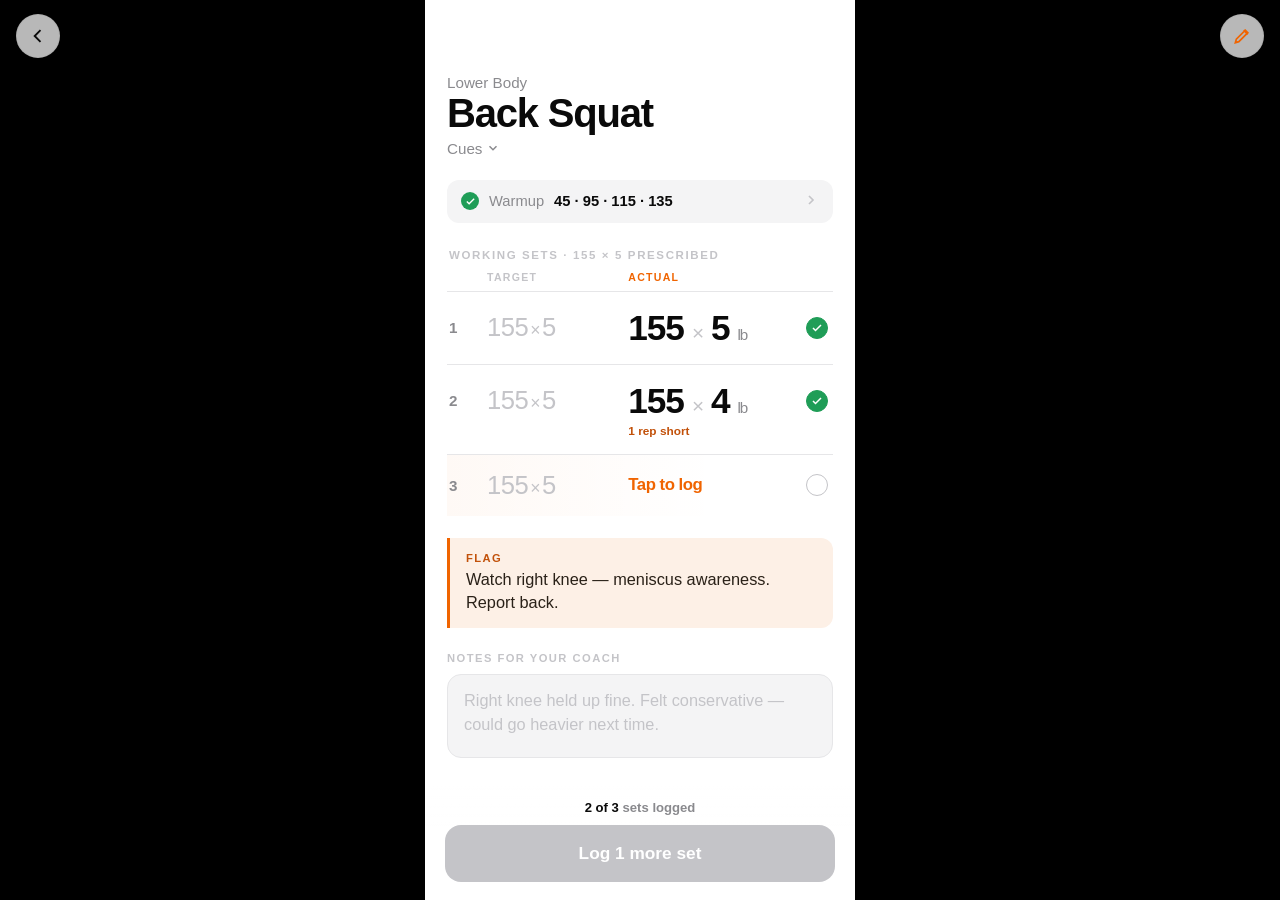
<file: prototypes/session-back-squat.html>
<!DOCTYPE html>
<html lang="en">
<head>
<meta charset="UTF-8" />
<meta name="viewport" content="width=device-width, initial-scale=1.0, maximum-scale=1.0, user-scalable=no, viewport-fit=cover" />
<title>Session — Back Squat</title>
<style>
  :root {
    --bg: #ffffff;
    --surface: #f4f4f5;
    --ink: #0a0a0a;
    --ink-soft: #8a8a8e;
    --ink-faint: #c4c4c8;
    --hair: #e6e6e8;
    --accent: #f06400;
    --accent-tint: #fdf0e6;
    --accent-ink: #c2510a;
    --good: #1f9d57;
    --good-tint: #e9f7ef;
    --radius: 16px;
    --safe-top: env(safe-area-inset-top, 0px);
    --safe-bottom: env(safe-area-inset-bottom, 0px);
    font-size: 16px;
  }

  * { box-sizing: border-box; margin: 0; padding: 0; -webkit-tap-highlight-color: transparent; }

  html, body { height: 100%; background: #000; }

  body {
    font-family: -apple-system, BlinkMacSystemFont, "SF Pro Text", "Helvetica Neue", Arial, sans-serif;
    color: var(--ink);
    display: flex;
    justify-content: center;
    -webkit-font-smoothing: antialiased;
    text-rendering: optimizeLegibility;
  }

  .device {
    position: relative;
    width: 100%;
    max-width: 430px;
    min-height: 100dvh;
    background: var(--bg);
    display: flex;
    flex-direction: column;
    overflow: hidden;
  }

  /* ---------- Floating controls ---------- */
  .floating {
    position: fixed;
    top: calc(var(--safe-top) + 14px);
    z-index: 30;
    width: 44px; height: 44px;
    border-radius: 50%;
    display: grid;
    place-items: center;
    background: rgba(255,255,255,0.72);
    backdrop-filter: saturate(180%) blur(18px);
    -webkit-backdrop-filter: saturate(180%) blur(18px);
    box-shadow: 0 1px 3px rgba(0,0,0,0.10), 0 6px 18px rgba(0,0,0,0.06);
    border: 0.5px solid rgba(0,0,0,0.05);
    cursor: pointer;
    transition: transform .12s ease;
  }
  .floating:active { transform: scale(0.92); }
  .floating.back  { left: max(16px, env(safe-area-inset-left)); }
  .floating.edit  { right: max(16px, env(safe-area-inset-right)); }
  .floating svg { width: 20px; height: 20px; }
  .floating.back svg { stroke: var(--ink); fill: none; stroke-width: 2.25; }
  .floating.edit svg { stroke: var(--accent); fill: none; stroke-width: 2; }

  /* ---------- Scroll area ---------- */
  .scroll {
    flex: 1;
    overflow-y: auto;
    -webkit-overflow-scrolling: touch;
    padding: calc(var(--safe-top) + 74px) 22px 168px;
  }

  .crumb { color: var(--ink-soft); font-size: 0.95rem; font-weight: 500; margin-bottom: 2px; }

  h1 {
    font-size: 2.5rem;
    line-height: 1.02;
    letter-spacing: -0.03em;
    font-weight: 800;
    margin: 2px 0 6px;
  }

  .cues {
    display: inline-flex; align-items: center; gap: 4px;
    color: var(--ink-soft); font-size: 0.95rem; font-weight: 500;
  }
  .cues svg { width: 14px; height: 14px; stroke: var(--ink-soft); stroke-width: 2.5; fill: none; }

  /* ---------- Warmup: collapsed completed strip ---------- */
  .warmstrip {
    display: flex; align-items: center; gap: 10px;
    margin-top: 22px; padding: 12px 14px;
    background: var(--surface);
    border-radius: 12px;
    color: var(--ink-soft);
    font-size: 0.92rem; font-weight: 500;
  }
  .warmstrip .check {
    width: 18px; height: 18px; border-radius: 50%;
    background: var(--good); display: grid; place-items: center; flex: none;
  }
  .warmstrip .check svg { width: 11px; height: 11px; stroke: #fff; stroke-width: 3; fill: none; }
  .warmstrip .ramp { color: var(--ink); font-weight: 600; font-variant-numeric: tabular-nums; }
  .warmstrip .chev { margin-left: auto; color: var(--ink-faint); }
  .warmstrip .chev svg { width: 16px; height: 16px; stroke: var(--ink-faint); stroke-width: 2.5; fill: none; }

  /* ---------- Working sets section ---------- */
  .section-label {
    margin: 26px 2px 6px;
    font-size: 0.72rem; letter-spacing: 0.14em; text-transform: uppercase;
    color: var(--ink-faint); font-weight: 600;
  }
  .col-head {
    display: grid;
    grid-template-columns: 30px 1fr 1.25fr 28px;
    align-items: end;
    padding: 4px 2px 8px;
    column-gap: 8px;
  }
  .col-head span {
    font-size: 0.66rem; letter-spacing: 0.12em; text-transform: uppercase;
    color: var(--ink-faint); font-weight: 600;
  }
  .col-head .c-actual { color: var(--accent); }

  .logrow {
    display: grid;
    grid-template-columns: 30px 1fr 1.25fr 28px;
    align-items: center;
    column-gap: 8px;
    padding: 16px 2px;
    border-top: 1px solid var(--hair);
    cursor: pointer;
    transition: background .12s ease;
  }
  .logrow:active { background: #fafafa; }

  .logrow .setno {
    font-size: 0.95rem; font-weight: 700; color: var(--ink-soft);
    font-variant-numeric: tabular-nums;
  }

  /* Target = ghosted prescription */
  .target {
    font-size: 1.6rem; font-weight: 300; letter-spacing: -0.02em;
    color: var(--ink-faint);
    font-variant-numeric: tabular-nums;
    white-space: nowrap;
  }
  .target .x { font-size: 1.1rem; padding: 0 2px; }

  /* Actual = what you did */
  .actual {
    font-size: 2.2rem; font-weight: 700; letter-spacing: -0.03em;
    color: var(--ink);
    font-variant-numeric: tabular-nums;
    white-space: nowrap;
    display: flex; align-items: baseline; gap: 8px;
  }
  .actual .x { font-size: 1.3rem; font-weight: 300; color: var(--ink-faint); }
  .actual .unit { font-size: 0.95rem; font-weight: 500; color: var(--ink-soft); }

  /* Empty actual = tap to log */
  .logrow.pending .actual {
    font-size: 1.05rem; font-weight: 600; color: var(--accent);
    align-items: center;
  }
  .logrow.pending { background: linear-gradient(90deg, rgba(240,100,0,0.04), transparent 70%); }

  /* status dot */
  .status { display: grid; place-items: center; }
  .status .dot {
    width: 22px; height: 22px; border-radius: 50%;
    border: 1.5px solid var(--ink-faint);
    display: grid; place-items: center;
    transition: all .15s ease;
  }
  .logrow.done .status .dot { background: var(--good); border-color: var(--good); }
  .logrow.done .status .dot svg { width: 12px; height: 12px; stroke: #fff; stroke-width: 3; fill: none; }
  .status .dot svg { width: 0; height: 0; }

  /* beat-target / under-target hint under the actual */
  .delta {
    grid-column: 3 / 4;
    font-size: 0.74rem; font-weight: 600; margin-top: 3px;
    font-variant-numeric: tabular-nums;
  }
  .delta.up { color: var(--good); }
  .delta.down { color: var(--accent-ink); }

  /* ---------- Flag ---------- */
  .flag {
    margin-top: 22px;
    background: var(--accent-tint);
    border-left: 3px solid var(--accent);
    border-radius: 0 12px 12px 0;
    padding: 14px 16px;
  }
  .flag .tag {
    font-size: 0.7rem; letter-spacing: 0.13em; text-transform: uppercase;
    color: var(--accent-ink); font-weight: 700; margin-bottom: 4px;
  }
  .flag p { font-size: 1.02rem; line-height: 1.42; color: #2a2118; }

  /* ---------- Notes ---------- */
  .notes { margin-top: 24px; }
  .notes label {
    display: block;
    font-size: 0.7rem; letter-spacing: 0.13em; text-transform: uppercase;
    color: var(--ink-faint); font-weight: 600; margin-bottom: 10px;
  }
  .notes textarea {
    width: 100%; min-height: 84px; resize: none;
    border: 1px solid var(--hair); border-radius: 14px;
    padding: 14px 16px; font: inherit; font-size: 1.02rem; line-height: 1.45;
    color: var(--ink); background: var(--surface);
  }
  .notes textarea::placeholder { color: var(--ink-faint); }
  .notes textarea:focus { outline: none; border-color: var(--accent); background: #fff; }

  /* ---------- Bottom action ---------- */
  .dock {
    position: fixed;
    left: 50%; transform: translateX(-50%); bottom: 0;
    width: 100%; max-width: 430px;
    padding: 14px 20px calc(18px + var(--safe-bottom));
    background: linear-gradient(to top, var(--bg) 62%, rgba(255,255,255,0));
    z-index: 20;
  }
  .progresshint {
    text-align: center; font-size: 0.82rem; font-weight: 600;
    color: var(--ink-soft); margin-bottom: 10px;
  }
  .progresshint b { color: var(--ink); }
  .btn {
    width: 100%; border: none; border-radius: 16px; padding: 18px;
    font: inherit; font-size: 1.08rem; font-weight: 700; cursor: pointer;
    transition: transform .1s ease, opacity .15s ease, background .15s ease;
  }
  .btn:active { transform: scale(0.985); }
  .btn.primary { background: var(--accent); color: #fff; box-shadow: 0 6px 18px rgba(240,100,0,0.32); }
  .btn.primary.muted { background: var(--ink-faint); box-shadow: none; }

  /* toast */
  .toast {
    position: fixed; left: 50%; bottom: calc(120px + var(--safe-bottom));
    transform: translateX(-50%) translateY(20px);
    background: var(--ink); color: #fff;
    font-size: 0.92rem; font-weight: 600;
    padding: 12px 18px; border-radius: 12px;
    opacity: 0; pointer-events: none;
    transition: opacity .25s ease, transform .25s ease;
    z-index: 50; max-width: 82%; text-align: center;
  }
  .toast.show { opacity: 1; transform: translateX(-50%) translateY(0); }
</style>
</head>
<body>
  <div class="device">

    <button class="floating back" aria-label="Back to Lower Body" onclick="toast('← Back to Lower Body')">
      <svg viewBox="0 0 24 24"><polyline points="15 5 8 12 15 19"/></svg>
    </button>

    <button class="floating edit" aria-label="Edit this exercise" onclick="toast('Edit prescription')">
      <svg viewBox="0 0 24 24"><path d="M14 5l5 5M4 20l1.2-4.2L16 5l3 3L8.2 18.8 4 20z"/></svg>
    </button>

    <div class="scroll">
      <div class="crumb">Lower Body</div>
      <h1>Back Squat</h1>
      <span class="cues">Cues <svg viewBox="0 0 24 24"><polyline points="6 9 12 15 18 9"/></svg></span>

      <!-- Warmup ramp: already done, collapsed -->
      <div class="warmstrip" onclick="toast('Warmup — 45 · 95 · 115 · 135')">
        <span class="check"><svg viewBox="0 0 24 24"><polyline points="4 12 9 17 20 6"/></svg></span>
        <span>Warmup</span>
        <span class="ramp">45 · 95 · 115 · 135</span>
        <span class="chev"><svg viewBox="0 0 24 24"><polyline points="9 6 15 12 9 18"/></svg></span>
      </div>

      <!-- Working sets: target -> actual logging -->
      <div class="section-label">Working sets · 155 × 5 prescribed</div>
      <div class="col-head">
        <span></span>
        <span>Target</span>
        <span class="c-actual">Actual</span>
        <span></span>
      </div>

      <div id="sets">
        <!-- set 1: logged, beat target -->
        <div class="logrow done" data-target-w="155" data-target-r="5" onclick="cycle(this)">
          <div class="setno">1</div>
          <div class="target">155<span class="x">×</span>5</div>
          <div class="actual">155 <span class="x">×</span> 5 <span class="unit">lb</span></div>
          <div class="status"><span class="dot"><svg viewBox="0 0 24 24"><polyline points="4 12 9 17 20 6"/></svg></span></div>
        </div>

        <!-- set 2: logged, one rep short -->
        <div class="logrow done" data-target-w="155" data-target-r="5" onclick="cycle(this)">
          <div class="setno">2</div>
          <div class="target">155<span class="x">×</span>5</div>
          <div class="actual">155 <span class="x">×</span> 4 <span class="unit">lb</span></div>
          <div class="status"><span class="dot"><svg viewBox="0 0 24 24"><polyline points="4 12 9 17 20 6"/></svg></span></div>
          <div class="delta down">1 rep short</div>
        </div>

        <!-- set 3: pending -->
        <div class="logrow pending" data-target-w="155" data-target-r="5" onclick="cycle(this)">
          <div class="setno">3</div>
          <div class="target">155<span class="x">×</span>5</div>
          <div class="actual">Tap to log</div>
          <div class="status"><span class="dot"></span></div>
        </div>
      </div>

      <!-- Constraint at point of action -->
      <div class="flag">
        <div class="tag">Flag</div>
        <p>Watch right knee — meniscus awareness. Report back.</p>
      </div>

      <!-- Episodic note -->
      <div class="notes">
        <label for="note">Notes for your coach</label>
        <textarea id="note" placeholder="Right knee held up fine. Felt conservative — could go heavier next time."></textarea>
      </div>
    </div>

    <!-- Bottom dock -->
    <div class="dock">
      <div class="progresshint" id="hint"><b>2 of 3</b> sets logged</div>
      <button class="btn primary muted" id="cta" onclick="finish()">Log 1 more set</button>
    </div>

    <div class="toast" id="toast"></div>
  </div>

<script>
  let t;
  function toast(msg) {
    const el = document.getElementById('toast');
    el.textContent = msg;
    el.classList.add('show');
    clearTimeout(t);
    t = setTimeout(() => el.classList.remove('show'), 1500);
  }

  // Tap a set to log it as prescribed (prototype). Tap again to clear.
  function cycle(row) {
    const w = row.dataset.targetW, r = row.dataset.targetR;
    const actual = row.querySelector('.actual');
    const oldDelta = row.querySelector('.delta');
    if (oldDelta) oldDelta.remove();

    if (row.classList.contains('pending')) {
      row.classList.remove('pending');
      row.classList.add('done');
      actual.innerHTML = w + ' <span class="x">×</span> ' + r + ' <span class="unit">lb</span>';
      toast('Set logged as prescribed');
    } else {
      row.classList.remove('done');
      row.classList.add('pending');
      actual.innerHTML = 'Tap to log';
    }
    refresh();
  }

  function refresh() {
    const rows = [...document.querySelectorAll('.logrow')];
    const done = rows.filter(r => r.classList.contains('done')).length;
    const total = rows.length;
    document.getElementById('hint').innerHTML = '<b>' + done + ' of ' + total + '</b> sets logged';
    const cta = document.getElementById('cta');
    if (done === total) {
      cta.classList.remove('muted');
      cta.textContent = 'Finish exercise';
    } else {
      cta.classList.add('muted');
      const left = total - done;
      cta.textContent = 'Log ' + left + ' more set' + (left > 1 ? 's' : '');
    }
  }

  function finish() {
    const done = document.querySelectorAll('.logrow.done').length;
    const total = document.querySelectorAll('.logrow').length;
    if (done < total) { toast('Log the last set first — or mark it skipped'); return; }
    toast('Back Squat complete ✓  → next: Romanian Deadlift');
  }

  refresh();
</script>
</body>
</html>
</file>
